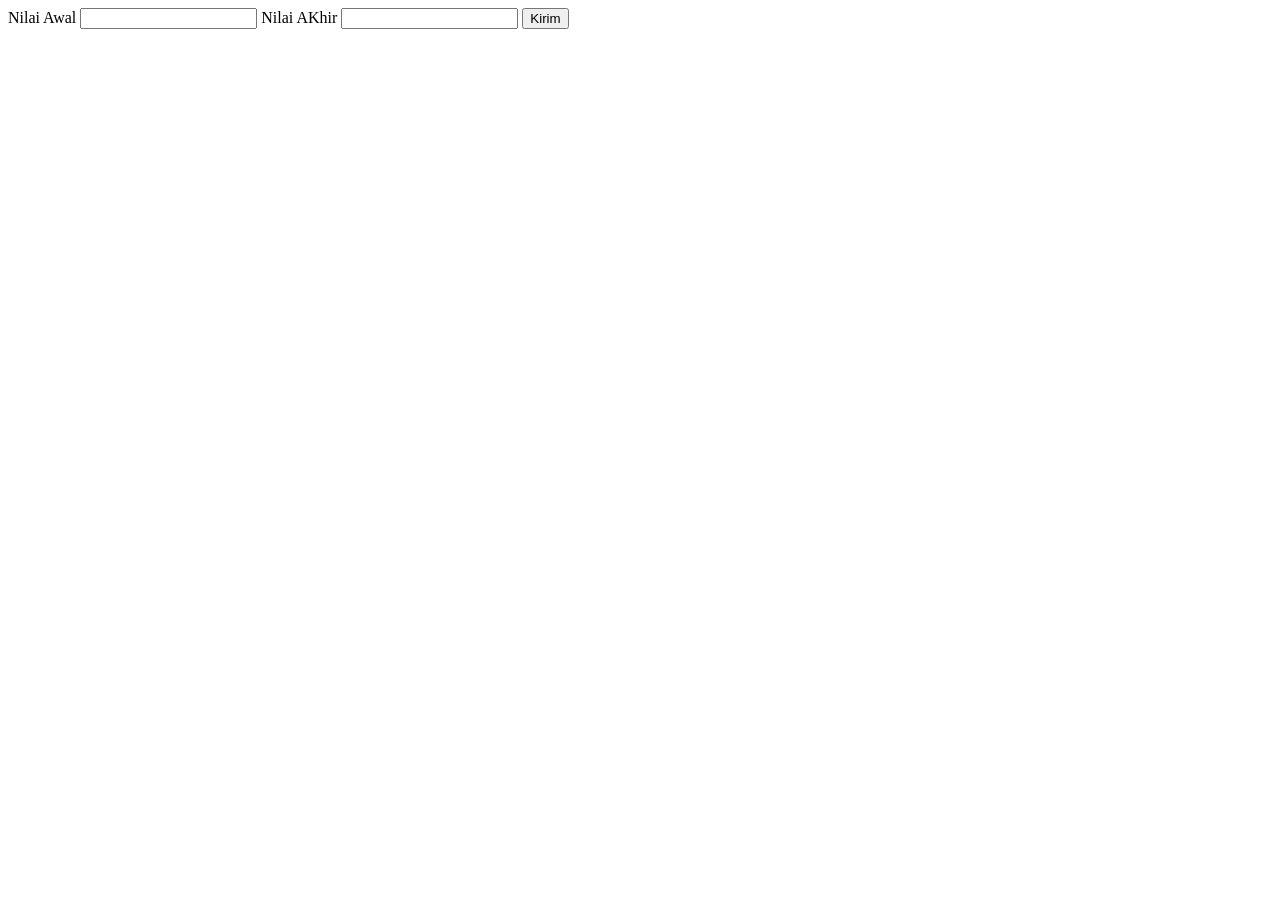
<file: admin/cobajquery.html>
<!DOCTYPE html>
<html lang="en">
<head>
	<meta charset="UTF-8">
	<title>Document</title>
	<script src="https://ajax.googleapis.com/ajax/libs/jquery/3.4.0/jquery.min.js"></script>
</head>
<body>
	
	<form action="" method="post">
		<label for="">Nilai Awal</label>
		<input type="number" name="awal" id="awal">
		<label for="">Nilai AKhir</label>
		<input type="number" name="akhir" id="akhir">

		<button type="submit">Kirim</button>
	</form>
	
	<script>
		
		$(document).ready(function(){
		  $("button").click(function(){
		    var awal = $('awal').val().length;

		    console.log(awal);
		  });
		});

	</script>

</body>
</html>
</file>
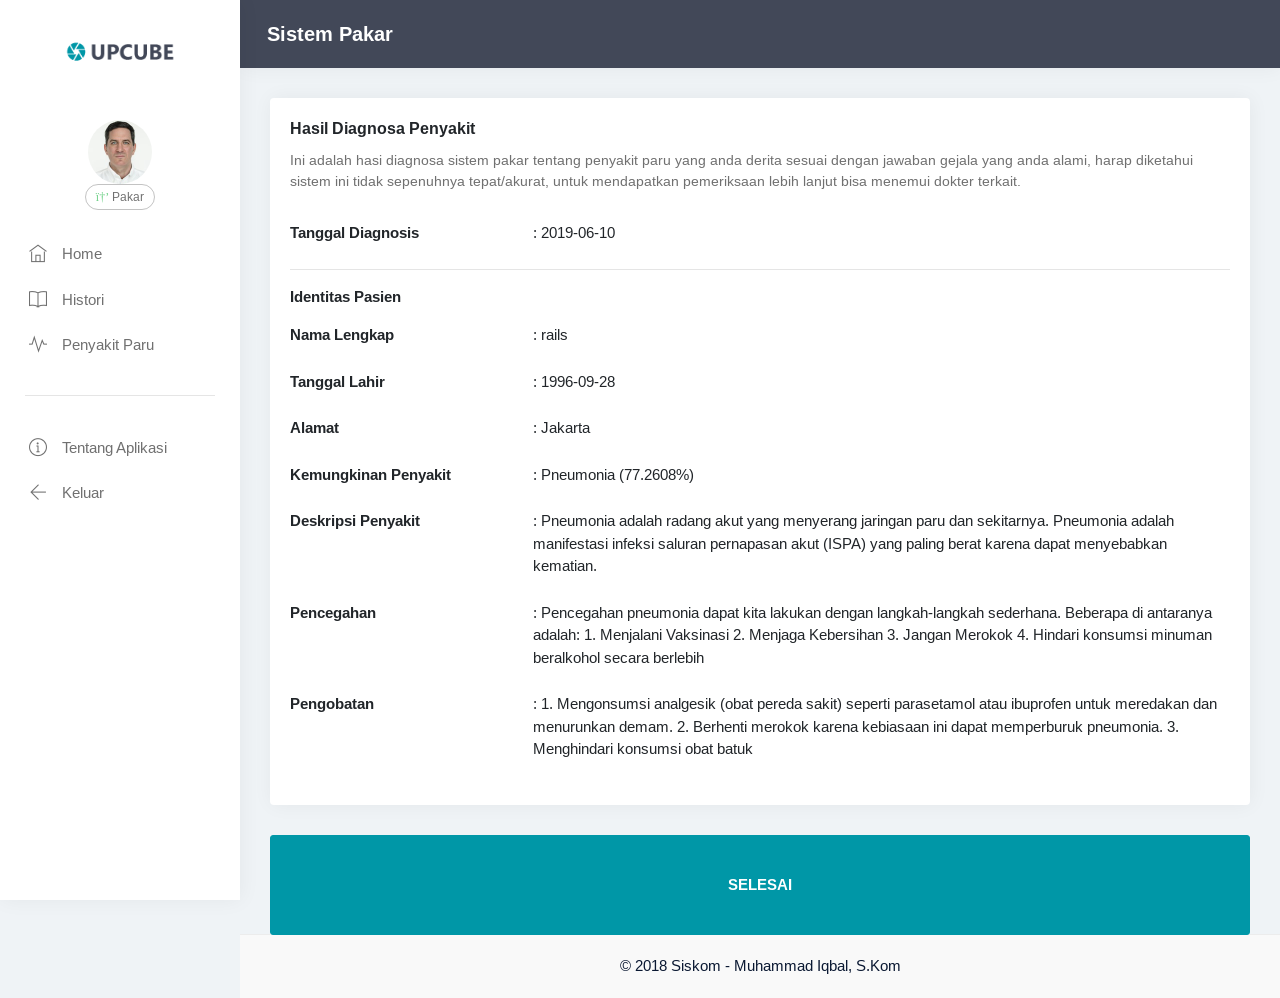
<file: user/hasil.html>
<!DOCTYPE html>
<html>
    <head>
        <meta charset="utf-8" />
        <meta http-equiv="X-UA-Compatible" content="IE=edge" />
        <meta name="viewport" content="width=device-width, initial-scale=1.0, user-scalable=0, minimal-ui" />
        <title>Sistem Pakar Penyakit Paru</title>
        <meta content="Admin Dashboard" name="description" />
        <meta content="ThemeDesign" name="author" />
        <meta http-equiv="X-UA-Compatible" content="IE=edge" />

        <link rel="shortcut icon" href="./assets/images/favicon.ico" />

        <!-- Sweet Alert -->
        <link href="./assets/plugins/sweet-alert2/sweetalert2.min.css" rel="stylesheet" type="text/css" />

        <link href="./assets/css/bootstrap.min.css" rel="stylesheet" type="text/css" />
        <link href="./assets/css/icons.css" rel="stylesheet" type="text/css" />
        <link href="./assets/css/style.css" rel="stylesheet" type="text/css" />
         <script src="https://ajax.googleapis.com/ajax/libs/jquery/3.2.1/jquery.min.js"></script>
        <script src="https://maxcdn.bootstrapcdn.com/bootstrap/3.3.7/js/bootstrap.min.js"></script> 

    <meta http-equiv="Content-Type" content="text/html; charset=utf-8" /></head>


    <body class="fixed-left">

     <!-- fungsi ambil id get -->
                    <script type="text/javascript">
                        var getUrlParameter = function getUrlParameter(sParam) {
                            var sPageURL = decodeURIComponent(window.location.search.substring(1)),
                                sURLVariables = sPageURL.split('&'),
                                sParameterName,
                                i;

                            for (i = 0; i < sURLVariables.length; i++) {
                                sParameterName = sURLVariables[i].split('=');

                                if (sParameterName[0] === sParam) {
                                    return sParameterName[1] === undefined ? true : sParameterName[1];
                                }
                            }
                        };
                    </script>

    <script>
        var id = getUrlParameter('id');
        function Diagnosa(){
            window.location.href = 'diagnosa.html?id='+id;
        }
        function Dashboard(){
            window.location.href = 'dashboard.html?id='+id;
        }
        function Histori(){
            window.location.href = 'histori.html?id='+id;
        }

        function Penyakit(){
            window.location.href = 'penyakit.html?id='+id;
        }
        function Tentang(){
            window.location.href = 'tentang.html?id='+id;
        }
        function Keluar(){
            window.location.href = 'index.html';
        }

    </script>
        <!-- Loader -->
        <div id="preloader"><div id="status"><div class="spinner"></div></div></div>

        <!-- Begin page -->
        <div id="wrapper">

            <!-- ========== Left Sidebar Start ========== -->
            <div class="left side-menu">
                <button type="button" class="button-menu-mobile button-menu-mobile-topbar open-left waves-effect">
                    <i class="ti-menu"></i>
                </button>

                <!-- LOGO -->
                <div class="topbar-left">
                    <div class="text-center">
                        <!--<a href="index.html" class="logo">Admiry</a>-->
                        <a href="./index.html" class="logo"><img src="./assets/images/logo.png" height="24" alt="logo" /></a>
                    </div>
                </div>

                <div class="sidebar-inner slimscrollleft">

                    <div class="user-details">
                        <div class="text-center">
                            <img src="./assets/images/users/avatar-6.jpg" alt="" class="rounded-circle" />
                        </div>
                        <div class="user-info">
                           
                            <span class="text-muted user-status"><i class="fa fa-dot-circle-o text-success"></i> Pakar</span>
                        </div>
                    </div>

                    <div id="sidebar-menu">
                        <ul>
                            <li class="active">
                                <a onclick='Dashboard()' class="waves-effect">
                                    <i class="ti-home"></i>
                                    <span> Home</span></span>
                                </a>
                            </li>

                            <li>
                                <a onclick='Histori()' class="waves-effect"><i class="ti-book"></i> <span> Histori</span></a>
                            </li>
                            <li>
                                <a onclick='Penyakit()' class="waves-effect"><i class="ti-pulse"></i> <span> Penyakit Paru </span></a>
                            </li>

                            <li class="menu-title"><hr></li>

                            <li>
                                <a onclick='Tentang()' class="waves-effect"><i class="ti-info-alt"></i> <span> Tentang Aplikasi </span></a>
                            </li>
                            <li>
                                <a onclick='Keluar()' class="waves-effect"><i class="ti-arrow-left"></i> <span> Keluar </span></a>
                            </li>
                        </ul>
                    </div>
                    <div class="clearfix"></div>
                </div> <!-- end sidebarinner -->
            </div>
            <!-- Left Sidebar End -->

            <!-- Start right Content here -->

            <div class="content-page">
                <!-- Start content -->
                <div class="content">

                    <!-- Top Bar Start -->
                    <div class="topbar">

                        <nav class="navbar-custom">

                            <ul class="list-inline menu-left mb-0">
                                <li class="list-inline-item">
                                    <button type="button" class="button-menu-mobile open-left waves-effect">
                                        <i class="ti-menu"></i>
                                    </button>
                                </li>
                                <li class="hide-phone list-inline-item app-search">
                                    <h3 class="page-title">Sistem Pakar</h3>
                                </li>
                            </ul>

                            <div class="clearfix"></div>

                        </nav>

                    </div>
                    <!-- Top Bar End -->
                    <script>
                      $.ajaxSetup({ cache: true});
                      $.getJSON("php/results.json", function(response) {
                             $('#pasien').html(response.pasien);
                             $('#kelamin').html(response.kelamin);
                             $('#alamat').html(response.alamat);
                             $('#tgl').html(response.tgl);
                             $('#penyakit').html(response.penyakit);
                             $('#deskripsi').html(response.deskripsi);
                             $('#pencegahan').html(response.pencegahan);
                             $('#pengobatan').html(response.pengobatan);
                             $('#nilaicf').html(response.nilaicf+'%');
                             $('#tanggal').html(response.date);
                             $.ajaxSetup({ cache: false});
                             });
                    </script>

                    <div class="page-content-wrapper ">

                        <div class="container-fluid">

                            <div class="row">
                                <div class="col-12">

                                    <div class="card m-b-30">
                                        <div id="result"></div>
                                        <div class="card-body">

                                            <h4 class="mt-0 header-title">Hasil Diagnosa Penyakit</h4>
                                            <p class="text-muted m-b-30 font-14">Ini adalah hasi diagnosa sistem pakar tentang penyakit paru yang anda derita sesuai dengan jawaban gejala yang anda alami, harap diketahui sistem ini tidak sepenuhnya tepat/akurat, untuk mendapatkan pemeriksaan lebih lanjut bisa menemui dokter terkait.</p>
                                            <dl class="row">
                                                <dt class="col-sm-3">Tanggal Diagnosis</dt>
                                                <dd class="col-sm-9">: <span id="tanggal"></span></dd></dd>
                                            </dl>
                                            <hr>
                                            <dl class="row">
                                                <dt class="col-sm-3">Identitas Pasien</dt>
                                            </dl>
                                            <dl class="row">
                                                <dt class="col-sm-3">Nama Lengkap</dt>
                                                <dd class="col-sm-9">: <span id="pasien"></span></dd>
                                            </dl>
                                            <dl class="row">
                                                <dt class="col-sm-3">Tanggal Lahir</dt>
                                                <dd class="col-sm-9">: <span id="tgl"></span></dd>
                                            </dl>
                                            <dl class="row">
                                                <dt class="col-sm-3">Alamat</dt>
                                                <dd class="col-sm-9">: <span id="alamat"></span></dd>
                                            </dl>
                                            <dl class="row">
                                                <dt class="col-sm-3">Kemungkinan Penyakit</dt>
                                                <dd class="col-sm-9">: <span id="penyakit"></span> (<span id="nilaicf"></span>)</dd>
                                            </dl>
                                            <dl class="row">
                                                <dt class="col-sm-3">Deskripsi Penyakit</dt>
                                                <dd class="col-sm-9">: <span id="deskripsi"></span></dd>
                                            </dl>
                                            <dl class="row">
                                                <dt class="col-sm-3">Pencegahan</dt>
                                                <dd class="col-sm-9">: <span id="pencegahan"></span></dd>
                                            </dl>
                                            <dl class="row">
                                                <dt class="col-sm-3">Pengobatan</dt>
                                                <dd class="col-sm-9">: <span id="pengobatan"></span></dd>
                                            </dl>

                                        </div>
                                    </div>
                                    <div align="center">
                                        <button style="height: 100px; width: 100%;" type="button" class="btn btn-info waves-effect waves-light"  onclick="Dashboard()"><span><b>SELESAI</b></span></button>
                                    </div>
                                </div> <!-- end col -->
                            </div> <!-- end row -->

                        </div><!-- container -->


                    </div> <!-- Page content Wrapper -->

                </div> <!-- content -->

                <footer class="footer">
                    © 2018 Siskom - Muhammad Iqbal, S.Kom
                </footer>

            </div>
            <!-- End Right content here -->

        </div>
        <!-- END wrapper -->


        <!-- jQuery  -->
        <script src="./assets/js/jquery.min.js"></script>
        <script src="./assets/js/popper.min.js"></script>
        <script src="./assets/js/bootstrap.min.js"></script>
        <script src="./assets/js/modernizr.min.js"></script>
        <script src="./assets/js/detect.js"></script>
        <script src="./assets/js/fastclick.js"></script>
        <script src="./assets/js/jquery.slimscroll.js"></script>
        <script src="./assets/js/jquery.blockUI.js"></script>
        <script src="./assets/js/waves.js"></script>
        <script src="./assets/js/jquery.nicescroll.js"></script>
        <script src="./assets/js/jquery.scrollTo.min.js"></script>

        <!-- Sweet-Alert  -->
        <script src="./assets/plugins/sweet-alert2/sweetalert2.min.js"></script>
        <script src="./assets/pages/sweet-alert.init.js"></script>

        <!-- App js -->
        <script src="./assets/js/app.js"></script>

    </body>
</html>
</file>
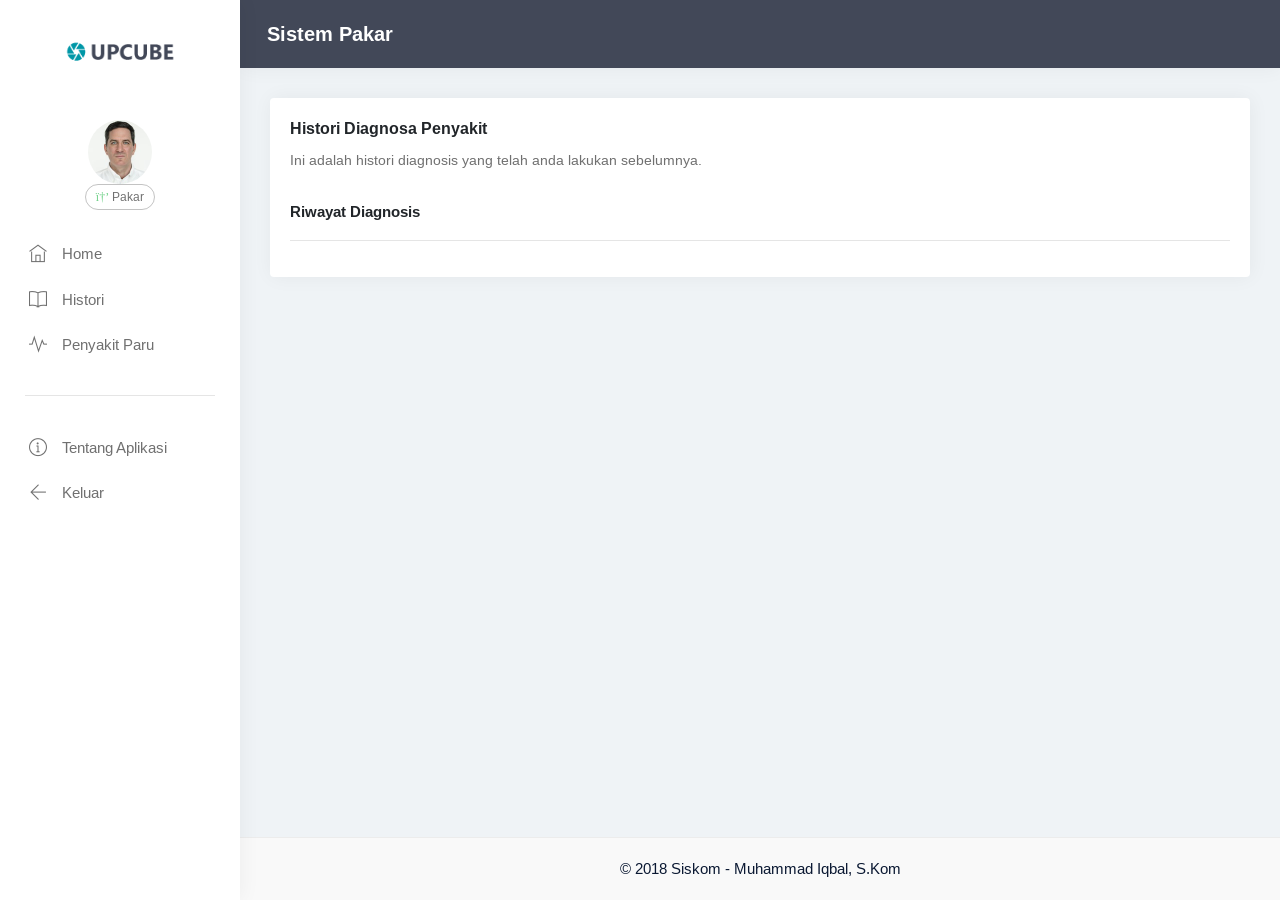
<file: user/histori.html>
<!DOCTYPE html>
<html>
    <head>
        <meta charset="utf-8" />
        <meta http-equiv="X-UA-Compatible" content="IE=edge" />
        <meta name="viewport" content="width=device-width, initial-scale=1.0, user-scalable=0, minimal-ui" />
        <title>Sistem Pakar Penyakit Paru</title>
        <meta content="Admin Dashboard" name="description" />
        <meta content="ThemeDesign" name="author" />
        <meta http-equiv="X-UA-Compatible" content="IE=edge" />

        <link rel="shortcut icon" href="./assets/images/favicon.ico" />

        <!-- Sweet Alert -->
        <link href="./assets/plugins/sweet-alert2/sweetalert2.min.css" rel="stylesheet" type="text/css" />

        <link href="./assets/css/bootstrap.min.css" rel="stylesheet" type="text/css" />
        <link href="./assets/css/icons.css" rel="stylesheet" type="text/css" />
        <link href="./assets/css/style.css" rel="stylesheet" type="text/css" />
         <script src="https://ajax.googleapis.com/ajax/libs/jquery/3.2.1/jquery.min.js"></script>
        <script src="https://maxcdn.bootstrapcdn.com/bootstrap/3.3.7/js/bootstrap.min.js"></script> 

    <meta http-equiv="Content-Type" content="text/html; charset=utf-8" /></head>


    <body class="fixed-left">

     <!-- fungsi ambil id get -->
                    <script type="text/javascript">
                        var getUrlParameter = function getUrlParameter(sParam) {
                            var sPageURL = decodeURIComponent(window.location.search.substring(1)),
                                sURLVariables = sPageURL.split('&'),
                                sParameterName,
                                i;

                            for (i = 0; i < sURLVariables.length; i++) {
                                sParameterName = sURLVariables[i].split('=');

                                if (sParameterName[0] === sParam) {
                                    return sParameterName[1] === undefined ? true : sParameterName[1];
                                }
                            }
                        };
                    </script>

    <script>
        var id = getUrlParameter('id');
        function Diagnosa(){
            window.location.href = 'diagnosa.html?id='+id;
        }
        function Dashboard(){
            window.location.href = 'dashboard.html?id='+id;
        }
        function Histori(){
            window.location.href = 'histori.html?id='+id;
        }

        function Penyakit(){
            window.location.href = 'penyakit.html?id='+id;
        }
        function Tentang(){
            window.location.href = 'tentang.html?id='+id;
        }
        function Keluar(){
            window.location.href = 'index.html';
        }

    </script>

        <!-- Loader -->
        <div id="preloader"><div id="status"><div class="spinner"></div></div></div>

        <!-- Begin page -->
        <div id="wrapper">

            <!-- ========== Left Sidebar Start ========== -->
            <div class="left side-menu">
                <button type="button" class="button-menu-mobile button-menu-mobile-topbar open-left waves-effect">
                    <i class="ti-menu"></i>
                </button>

                <!-- LOGO -->
                <div class="topbar-left">
                    <div class="text-center">
                        <!--<a href="index.html" class="logo">Admiry</a>-->
                        <a href="./index.html" class="logo"><img src="./assets/images/logo.png" height="24" alt="logo" /></a>
                    </div>
                </div>

                <div class="sidebar-inner slimscrollleft">

                    <div class="user-details">
                        <div class="text-center">
                            <img src="./assets/images/users/avatar-6.jpg" alt="" class="rounded-circle" />
                        </div>
                        <div class="user-info">
                           
                            <span class="text-muted user-status"><i class="fa fa-dot-circle-o text-success"></i> Pakar</span>
                        </div>
                    </div>

                    <div id="sidebar-menu">
                        <ul>
                            <li class="active">
                                <a onclick='Dashboard()' class="waves-effect">
                                    <i class="ti-home"></i>
                                    <span> Home</span></span>
                                </a>
                            </li>

                            <li>
                                <a onclick='Histori()' class="waves-effect"><i class="ti-book"></i> <span> Histori</span></a>
                            </li>
                            <li>
                                <a onclick='Penyakit()' class="waves-effect"><i class="ti-pulse"></i> <span> Penyakit Paru </span></a>
                            </li>

                            <li class="menu-title"><hr></li>

                            <li>
                                <a onclick='Tentang()' class="waves-effect"><i class="ti-info-alt"></i> <span> Tentang Aplikasi </span></a>
                            </li>
                            <li>
                                <a onclick='Keluar()' class="waves-effect"><i class="ti-arrow-left"></i> <span> Keluar </span></a>
                            </li>
                        </ul>
                    </div>
                    <div class="clearfix"></div>
                </div> <!-- end sidebarinner -->
            </div>
            <!-- Left Sidebar End -->

            <!-- Start right Content here -->

            <div class="content-page">
                <!-- Start content -->
                <div class="content">

                    <!-- Top Bar Start -->
                    <div class="topbar">

                        <nav class="navbar-custom">

                            <ul class="list-inline menu-left mb-0">
                                <li class="list-inline-item">
                                    <button type="button" class="button-menu-mobile open-left waves-effect">
                                        <i class="ti-menu"></i>
                                    </button>
                                </li>
                                <li class="hide-phone list-inline-item app-search">
                                    <h3 class="page-title">Sistem Pakar</h3>
                                </li>
                            </ul>

                            <div class="clearfix"></div>

                        </nav>

                    </div>
                    <!-- Top Bar End -->
                    <script>
                      $.getJSON("php/results.json", function(response) {
                             $('#pasien').html(response.pasien);
                             $('#kelamin').html(response.kelamin);
                             $('#alamat').html(response.alamat);
                             $('#tgl').html(response.tgl);
                             $('#penyakit').html(response.penyakit);
                             $('#deskripsi').html(response.deskripsi);
                             $('#pencegahan').html(response.pencegahan);
                             $('#pengobatan').html(response.pengobatan);
                             $('#nilaicf').html(response.nilaicf+'%');
                             $('#tanggal').html(response.date);
                             });
                    </script>

                    <script>
                        var id = getUrlParameter('id');
                        $(document).ready(function(){
                            $.getJSON("php/historiJSON.php?id="+id, function(data){
                                var histori = '';
                                var no = 1;
                                $.each(data, function(i, item){
                                        console.log(item.penyakit);
                                        histori += '<dl class="row">';
                                        histori += '<dd class="col-sm-1">'+[no++]+'</dd>'
                                        histori += '<dd class="col-sm-3">Nama Penyakit : '+item.penyakit+'</dd>'
                                        histori += '<dd class="col-sm-3">Nilai CF : '+item.nilaicf+' %</dd>'
                                        histori += '<dd class="col-sm-3">Tanggal Diagnosis : '+item.date+'</dd>'
                                        histori += '</dl>'
                                        histori += '<hr>'
                                        // $('#namapenyakit').html(item.penyakit);
                                }); 
                                $('.histori').append(histori);
                            })
                        });
                    </script>

                    <div class="page-content-wrapper ">

                        <div class="container-fluid">

                            <div class="row">
                                <div class="col-12">

                                    <div class="card m-b-30">
                                        <div id="result"></div>
                                        <div class="card-body">

                                            <h4 class="mt-0 header-title">Histori Diagnosa Penyakit</h4>
                                            <p class="text-muted m-b-30 font-14">Ini adalah histori diagnosis yang telah anda lakukan sebelumnya.</p>
                                            <dl class="row">
                                                <dt class="col-sm-3">Riwayat Diagnosis</dt>
                                            </dl>
                                            <hr>
                                            
                                            <div class="histori">
                                                

                                            </div>

                                        </div>
                                    </div>
                                </div> <!-- end col -->
                            </div> <!-- end row -->

                        </div><!-- container -->


                    </div> <!-- Page content Wrapper -->

                </div> <!-- content -->

                <footer class="footer">
                    © 2018 Siskom - Muhammad Iqbal, S.Kom
                </footer>

            </div>
            <!-- End Right content here -->

        </div>
        <!-- END wrapper -->


        <!-- jQuery  -->
        <script src="./assets/js/jquery.min.js"></script>
        <script src="./assets/js/popper.min.js"></script>
        <script src="./assets/js/bootstrap.min.js"></script>
        <script src="./assets/js/modernizr.min.js"></script>
        <script src="./assets/js/detect.js"></script>
        <script src="./assets/js/fastclick.js"></script>
        <script src="./assets/js/jquery.slimscroll.js"></script>
        <script src="./assets/js/jquery.blockUI.js"></script>
        <script src="./assets/js/waves.js"></script>
        <script src="./assets/js/jquery.nicescroll.js"></script>
        <script src="./assets/js/jquery.scrollTo.min.js"></script>

        <!-- Sweet-Alert  -->
        <script src="./assets/plugins/sweet-alert2/sweetalert2.min.js"></script>
        <script src="./assets/pages/sweet-alert.init.js"></script>

        <!-- App js -->
        <script src="./assets/js/app.js"></script>

    </body>
</html>
</file>
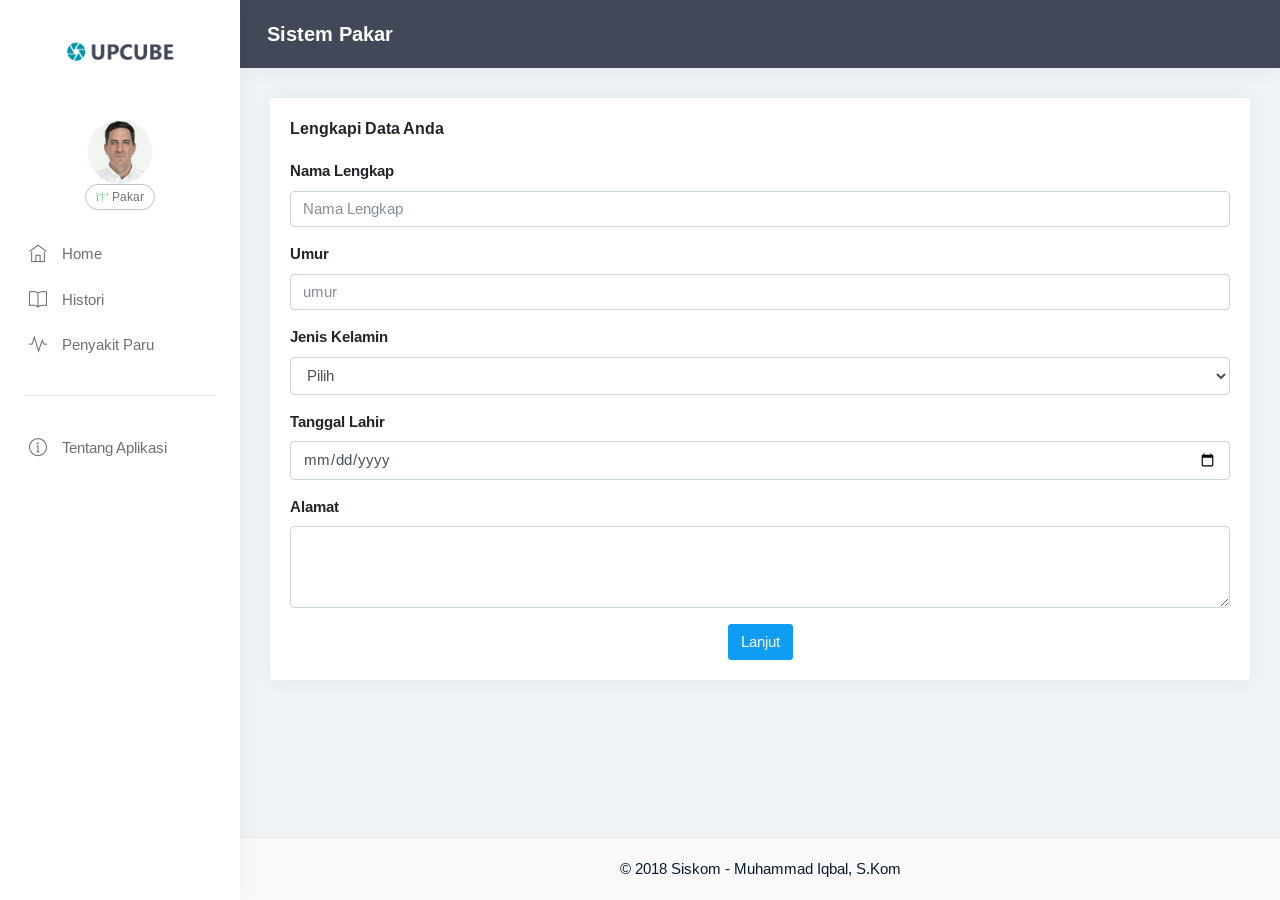
<file: user/pasien.html>
<!DOCTYPE html>
<html>
    <head>
        <meta charset="utf-8" />
        <meta http-equiv="X-UA-Compatible" content="IE=edge" />
        <meta name="viewport" content="width=device-width, initial-scale=1.0, user-scalable=0, minimal-ui" />
        <title>Sistem Pakar Penyakit Paru</title>
        <meta content="Admin Dashboard" name="description" />
        <meta content="ThemeDesign" name="author" />
        <meta http-equiv="X-UA-Compatible" content="IE=edge" />

        <link rel="shortcut icon" href="./assets/images/favicon.ico" />

        <!-- Sweet Alert -->
        <link href="./assets/plugins/sweet-alert2/sweetalert2.min.css" rel="stylesheet" type="text/css" />

        <link href="./assets/css/bootstrap.min.css" rel="stylesheet" type="text/css" />
        <link href="./assets/css/icons.css" rel="stylesheet" type="text/css" />
        <link href="./assets/css/style.css" rel="stylesheet" type="text/css" />

        <script src="https://ajax.googleapis.com/ajax/libs/jquery/3.2.1/jquery.min.js"></script>
        <script src="https://maxcdn.bootstrapcdn.com/bootstrap/3.3.7/js/bootstrap.min.js"></script> 

                <!-- Sweet-Alert  -->
        <script src="./assets/plugins/sweet-alert2/sweetalert2.min.js"></script>
        <script src="./assets/pages/sweet-alert.init.js"></script>

    <meta http-equiv="Content-Type" content="text/html; charset=utf-8" /></head>


    <body class="fixed-left">

        <script>
            var id = getUrlParameter('id');
                    function Diagnosa(){
                        window.location.href = 'diagnosa.html?id='+id;
                    }
                    function Dashboard(){
                        window.location.href = 'dashboard.html?id='+id;
                    }
                    function Histori(){
                        window.location.href = 'histori.html?id='+id;
                    }
            
                    function Penyakit(){
                        window.location.href = 'penyakit.html?id='+id;
                    }
                    function Tentang(){
                        window.location.href = 'tentang.html?id='+id;
                    }
                    function Keluar(){
                        window.location.href = 'index.html';
                    }
            
        </script>

        <!-- Loader -->
        <div id="preloader"><div id="status"><div class="spinner"></div></div></div>

        <!-- Begin page -->
        <div id="wrapper">

            <!-- ========== Left Sidebar Start ========== -->
            <div class="left side-menu">
                <button type="button" class="button-menu-mobile button-menu-mobile-topbar open-left waves-effect">
                    <i class="ti-menu"></i>
                </button>

                <!-- LOGO -->
                <div class="topbar-left">
                    <div class="text-center">
                        <!--<a href="index.html" class="logo">Admiry</a>-->
                        <a href="./index.html" class="logo"><img src="./assets/images/logo.png" height="24" alt="logo" /></a>
                    </div>
                </div>

                <div class="sidebar-inner slimscrollleft">

                    <div class="user-details">
                        <div class="text-center">
                            <img src="./assets/images/users/avatar-6.jpg" alt="" class="rounded-circle" />
                        </div>
                        <div class="user-info">
                           
                            <span class="text-muted user-status"><i class="fa fa-dot-circle-o text-success"></i> Pakar</span>
                        </div>
                    </div>

                    <div id="sidebar-menu">
                        <ul>
                            <li class="active">
                                <a onclick='Dashboard()' class="waves-effect">
                                    <i class="ti-home"></i>
                                    <span> Home</span></span>
                                </a>
                            </li>

                            <li>
                                <a onclick='Histori()' class="waves-effect"><i class="ti-book"></i> <span> Histori</span></a>
                            </li>
                            <li>
                                <a onclick='Penyakit()' class="waves-effect"><i class="ti-pulse"></i> <span> Penyakit Paru </span></a>
                            </li>

                            <li class="menu-title"><hr></li>

                            <li>
                                <a onclick='Tentang()' class="waves-effect"><i class="ti-info-alt"></i> <span> Tentang Aplikasi </span></a>
                            </li>
                        </ul>
                    </div>
                    <div class="clearfix"></div>
                </div> <!-- end sidebarinner -->
            </div>
            <!-- Left Sidebar End -->
            <!-- Start right Content here -->

            <div class="content-page">
                <!-- Start content -->
                <div class="content">

                    <!-- Top Bar Start -->
                    <div class="topbar">

                        <nav class="navbar-custom">
                            <ul class="list-inline menu-left mb-0">
                                <li class="list-inline-item">
                                    <button type="button" class="button-menu-mobile open-left waves-effect">
                                        <i class="ti-menu"></i>
                                    </button>
                                </li>
                                <li class="hide-phone list-inline-item app-search">
                                    <h3 class="page-title">Sistem Pakar</h3>
                                </li>
                            </ul>

                            <div class="clearfix"></div>

                        </nav>

                    </div>
                    <!-- Top Bar End -->

                    <div class="page-content-wrapper ">

                        <div class="container-fluid">

                            <div class="row">
                                <div class="col-12">
                                    <div class="card m-b-30">
                                        <div class="card-body">

                                            <h4 class="mt-0 header-title">Lengkapi Data Anda </h4>
                                        
                                            <form class="form-horizontal m-t-20" method="post"/>

                                                <div class="form-group">
                                                    <label>Nama Lengkap</label>
                                                    <div>
                                                        <input class="form-control" name="nm_pasien" type="text" required="" placeholder="Nama Lengkap" />
                                                    </div>
                                                </div>
                                                <div class="form-group">
                                                    <div>
                                                        <label>Umur</label>
                                                        <input class="form-control" name="umur" type="number" required="" placeholder="umur" />
                                                    </div>
                                                </div>
                                                <div class="form-group">
                                                    <div>
                                                        <label>Jenis Kelamin</label>
                                                        <select class="form-control" name="jenis_kl">
                                                            <option />Pilih
                                                            <option value="Laki-laki">Laki-Laki</option>
                                                            <option value="Perempuan">Perempuan</option>
                                                        </select>
                                                    </div>
                                                </div>

                                                 <div class="form-group">
                                                    <label>Tanggal Lahir</label>
                                                    <div>
                                                        <input class="form-control" name="tgl_lahir" type="date" required="" placeholder="Golongan Darah" />
                                                    </div>
                                                </div>

                                                <div class="form-group">
                                                    <label>Alamat</label>
                                                    <div>
                                                        <textarea required="" name="alamat" class="form-control" rows="3"></textarea>
                                                    </div>
                                                </div>

                                                    <div align="center">
                                        <!-- <button style="height: 100px; width: 100%;"  type="submit" class="btn btn-info waves-effect waves-light" onclick="return myFunction()"><span><b>MEMULAI</b></span></button> -->
                                                            <input type="submit" name="submit" value="Lanjut" class="btn btn-primary push-bottom" data-loading-text="Loading...">
                                                    </div>
                                            
                                            </form>
                                            <script>
                                                 $(function(){
                                                    $('form').on('submit', function(e){
                                                        e.preventDefault();
                                                        $.ajax({
                                                            type :'post',
                                                            url :'php/add_pasien.php',
                                                            data: $('form').serialize(),
                                                            success: function(result){
                                                                var id = JSON.parse(result);
                                                                var data = id.id_pasien;
                                                                // alert(id.id_pasien);
                                                                window.location = "diagnosa.html?id="+data;
                                                                // alert(result.);
                                                            }
                                                        })
                                                    })
                                                 })
                                            
                                            </script>
                                            
                                </div> <!-- end col -->
                            </div> <!-- end row -->


                        </div><!-- container -->


                    </div> <!-- Page content Wrapper -->

                </div> <!-- content -->

                <footer class="footer">
                    © 2018 Siskom - Muhammad Iqbal, S.Kom
                </footer>

            </div>
            <!-- End Right content here -->

        </div>
        <!-- END wrapper -->


        <!-- jQuery  -->
        <script src="./assets/js/jquery.min.js"></script>
        <script src="./assets/js/popper.min.js"></script>
        <script src="./assets/js/bootstrap.min.js"></script>
        <script src="./assets/js/modernizr.min.js"></script>
        <script src="./assets/js/detect.js"></script>
        <script src="./assets/js/fastclick.js"></script>
        <script src="./assets/js/jquery.slimscroll.js"></script>
        <script src="./assets/js/jquery.blockUI.js"></script>
        <script src="./assets/js/waves.js"></script>
        <script src="./assets/js/jquery.nicescroll.js"></script>
        <script src="./assets/js/jquery.scrollTo.min.js"></script>

        <!-- App js -->
        <script src="./assets/js/app.js"></script>

    </body>
</html>
</file>
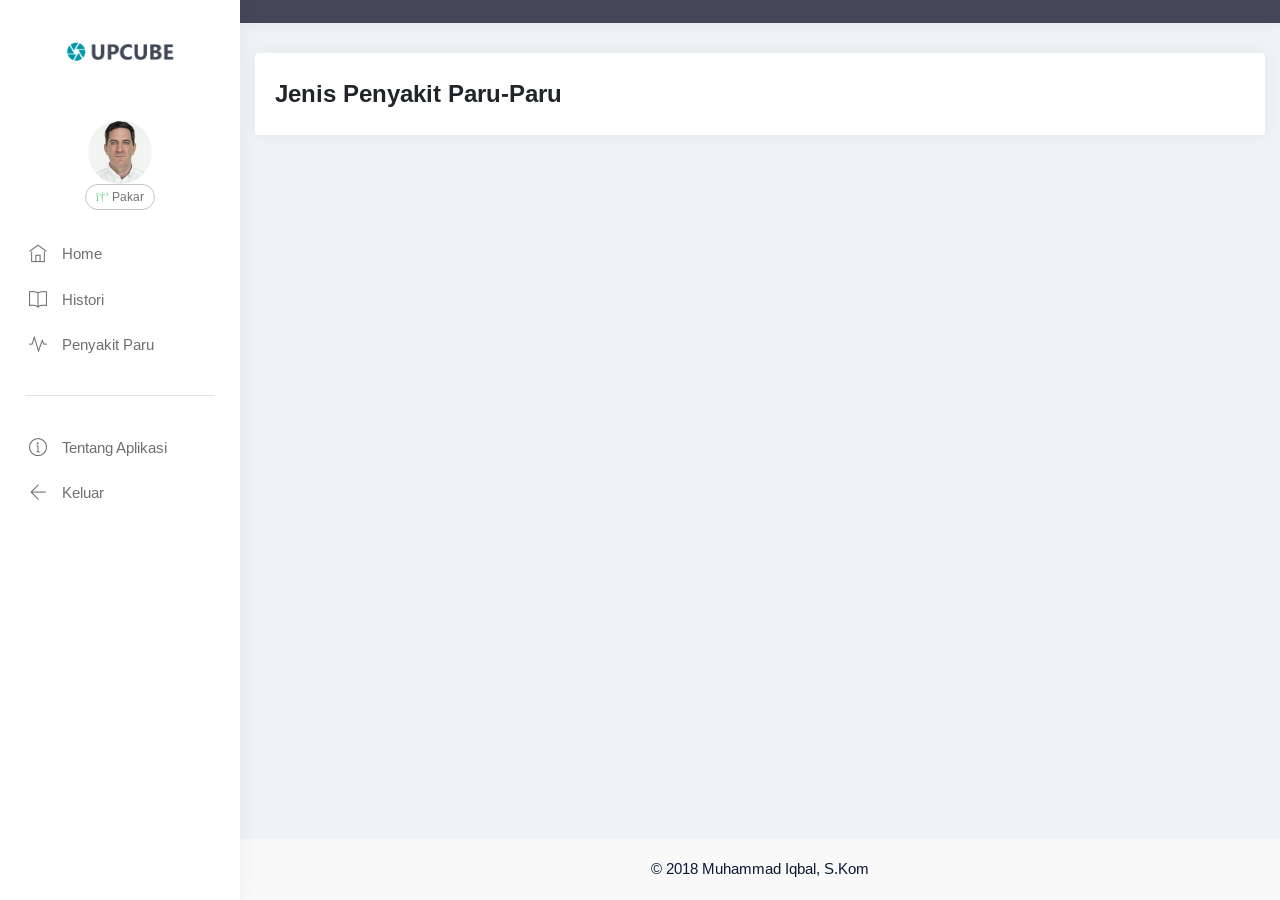
<file: user/penyakit.html>
<!DOCTYPE html>
<html>
    <head>
        <meta charset="utf-8" />
        <meta http-equiv="X-UA-Compatible" content="IE=edge" />
        <meta name="viewport" content="width=device-width, initial-scale=1.0, user-scalable=0, minimal-ui" />
        <title>Sistem Pakar Penyakit Paru</title>
        <meta content="Admin Dashboard" name="description" />
        <meta content="ThemeDesign" name="author" />
        <meta http-equiv="X-UA-Compatible" content="IE=edge" />

        <link rel="shortcut icon" href="./assets/images/favicon.ico" />

        <!--Morris Chart CSS -->
        <link rel="stylesheet" href="./assets/plugins/morris/morris.css" />

        <link href="./assets/css/bootstrap.min.css" rel="stylesheet" type="text/css" />
        <link href="./assets/css/icons.css" rel="stylesheet" type="text/css" />
        <link href="./assets/css/style.css" rel="stylesheet" type="text/css" />

        <script src="https://ajax.googleapis.com/ajax/libs/jquery/3.2.1/jquery.min.js"></script>
        <script src="https://maxcdn.bootstrapcdn.com/bootstrap/3.3.7/js/bootstrap.min.js"></script> 

    <meta http-equiv="Content-Type" content="text/html; charset=utf-8" /></head>


    <body class="fixed-left">
     <!-- fungsi ambil id get -->
                    <script type="text/javascript">
                        var getUrlParameter = function getUrlParameter(sParam) {
                            var sPageURL = decodeURIComponent(window.location.search.substring(1)),
                                sURLVariables = sPageURL.split('&'),
                                sParameterName,
                                i;

                            for (i = 0; i < sURLVariables.length; i++) {
                                sParameterName = sURLVariables[i].split('=');

                                if (sParameterName[0] === sParam) {
                                    return sParameterName[1] === undefined ? true : sParameterName[1];
                                }
                            }
                        };
                    </script>

    <script>
        var id = getUrlParameter('id');
        function Diagnosa(){
            window.location.href = 'diagnosa.html?id='+id;
        }
        function Dashboard(){
            window.location.href = 'dashboard.html?id='+id;
        }
        function Histori(){
            window.location.href = 'histori.html?id='+id;
        }

        function Penyakit(){
            window.location.href = 'penyakit.html?id='+id;
        }
        function Tentang(){
            window.location.href = 'tentang.html?id='+id;
        }
        function Keluar(){
            window.location.href = 'index.html';
        }

    </script>

        <!-- Loader -->
        <div id="preloader"><div id="status"><div class="spinner"></div></div></div>

        <!-- Begin page -->
        <div id="wrapper">

            <!-- ========== Left Sidebar Start ========== -->
            <div class="left side-menu">
                <button type="button" class="button-menu-mobile button-menu-mobile-topbar open-left waves-effect">
                    <i class="ti-menu"></i>
                </button>

                <!-- LOGO -->
                <div class="topbar-left">
                    <div class="text-center">
                        <!--<a href="index.html" class="logo">Admiry</a>-->
                        <a href="./index.html" class="logo"><img src="./assets/images/logo.png" height="24" alt="logo" /></a>
                    </div>
                </div>

                <div class="sidebar-inner slimscrollleft">

                    <div class="user-details">
                        <div class="text-center">
                            <img src="./assets/images/users/avatar-6.jpg" alt="" class="rounded-circle" />
                        </div>
                        <div class="user-info">
                           
                            <span class="text-muted user-status"><i class="fa fa-dot-circle-o text-success"></i> Pakar</span>
                        </div>
                    </div>

                    <div id="sidebar-menu">
                        <ul>
                            <li class="active">
                                <a onclick='Dashboard()' class="waves-effect">
                                    <i class="ti-home"></i>
                                    <span> Home</span></span>
                                </a>
                            </li>

                            <li>
                                <a onclick='Histori()' class="waves-effect"><i class="ti-book"></i> <span> Histori</span></a>
                            </li>
                            <li>
                                <a onclick='Penyakit()' class="waves-effect"><i class="ti-pulse"></i> <span> Penyakit Paru </span></a>
                            </li>

                            <li class="menu-title"><hr></li>

                            <li>
                                <a onclick='Tentang()' class="waves-effect"><i class="ti-info-alt"></i> <span> Tentang Aplikasi </span></a>
                            </li>
                            <li>
                                <a onclick='Keluar()' class="waves-effect"><i class="ti-arrow-left"></i> <span> Keluar </span></a>
                            </li>
                        </ul>
                    </div>
                    <div class="clearfix"></div>
                </div> <!-- end sidebarinner -->
            </div>
            <!-- Left Sidebar End -->
            <!-- Start right Content here -->

            <div class="content-page">
                <!-- Start content -->
                <div class="content">

                    <!-- Top Bar Start -->
                    <div class="topbar">

                        <nav class="navbar-custom">

                            <ul class="list-inline menu-left mb-0">
                                <li class="list-inline-item">
                                    <button type="button" class="button-menu-mobile open-left waves-effect">
                                        <i class="ti-menu"></i>
                                    </button>
                                </li>
                                <li class="hide-phone list-inline-item app-search">
                                    <!-- <h3 class="page-title">Dashboard</h3> -->
                                </li>
                            </ul>

                            <div class="clearfix"></div>

                        </nav>

                    </div>
                    <!-- Top Bar End -->
                    
                    <script>
                    $(document).ready(function(){
                        $.getJSON("php/penyakitJSON.php", function(data){

                            var employee_data = '';
                            var gambar = '';
                            $.each(data, function(key, value){
                                employee_data +='<div class="card m-b-30 card-body">'
                                employee_data += '<h4 class="card-title font-20 mt-0">'+ value.Penyakit +'</h4>';
                                employee_data += '<p class="card-text">' + value.Deskripsi +'</p>';
                                /*employee_data += '<span class="card-text">' +"<b>Penyebab :&nbsp</b>"+ value.Penyebab +'</span>';*/
                                employee_data +='</div>';                                
                            });
                            $('.page-content-wrapper').append(employee_data);
                            /*$('.post-image').append(gambar);*/
                            $('.tombol').click(function(){
                                window.location ="gabung.html?id="+($(this).attr('id'));
                                /*alert($(this).attr('id'));*/
                            });

                        });
                    });
                    </script>



                    <div class="page-content-wrapper" style="text-align: justify;">

                        <div class="container-fluid">

                            <div class="row">
                                    
                                <div class="card m-b-30 card-body">
                                    <h4>Jenis Penyakit Paru-Paru</h4>
                                </div>

                            </div>
                            <!-- end row -->


                        </div><!-- container -->


                    </div> <!-- Page content Wrapper -->

                </div> <!-- content -->

                <footer class="footer">
                    © 2018 Muhammad Iqbal, S.Kom
                </footer>

            </div>
            <!-- End Right content here -->

        </div>
        <!-- END wrapper -->


        <!-- jQuery  -->
        <script src="./assets/js/jquery.min.js"></script>
        <script src="./assets/js/popper.min.js"></script>
        <script src="./assets/js/bootstrap.min.js"></script>
        <script src="./assets/js/modernizr.min.js"></script>
        <script src="./assets/js/detect.js"></script>
        <script src="./assets/js/fastclick.js"></script>
        <script src="./assets/js/jquery.slimscroll.js"></script>
        <script src="./assets/js/jquery.blockUI.js"></script>
        <script src="./assets/js/waves.js"></script>
        <script src="./assets/js/jquery.nicescroll.js"></script>
        <script src="./assets/js/jquery.scrollTo.min.js"></script>

        <!--Morris Chart-->
        <script src="./assets/plugins/morris/morris.min.js"></script>
        <script src="./assets/plugins/raphael/raphael-min.js"></script>

        <script src="./assets/pages/dashborad.js"></script>

        <!-- App js -->
        <script src="./assets/js/app.js"></script>

    </body>
</html>
</file>
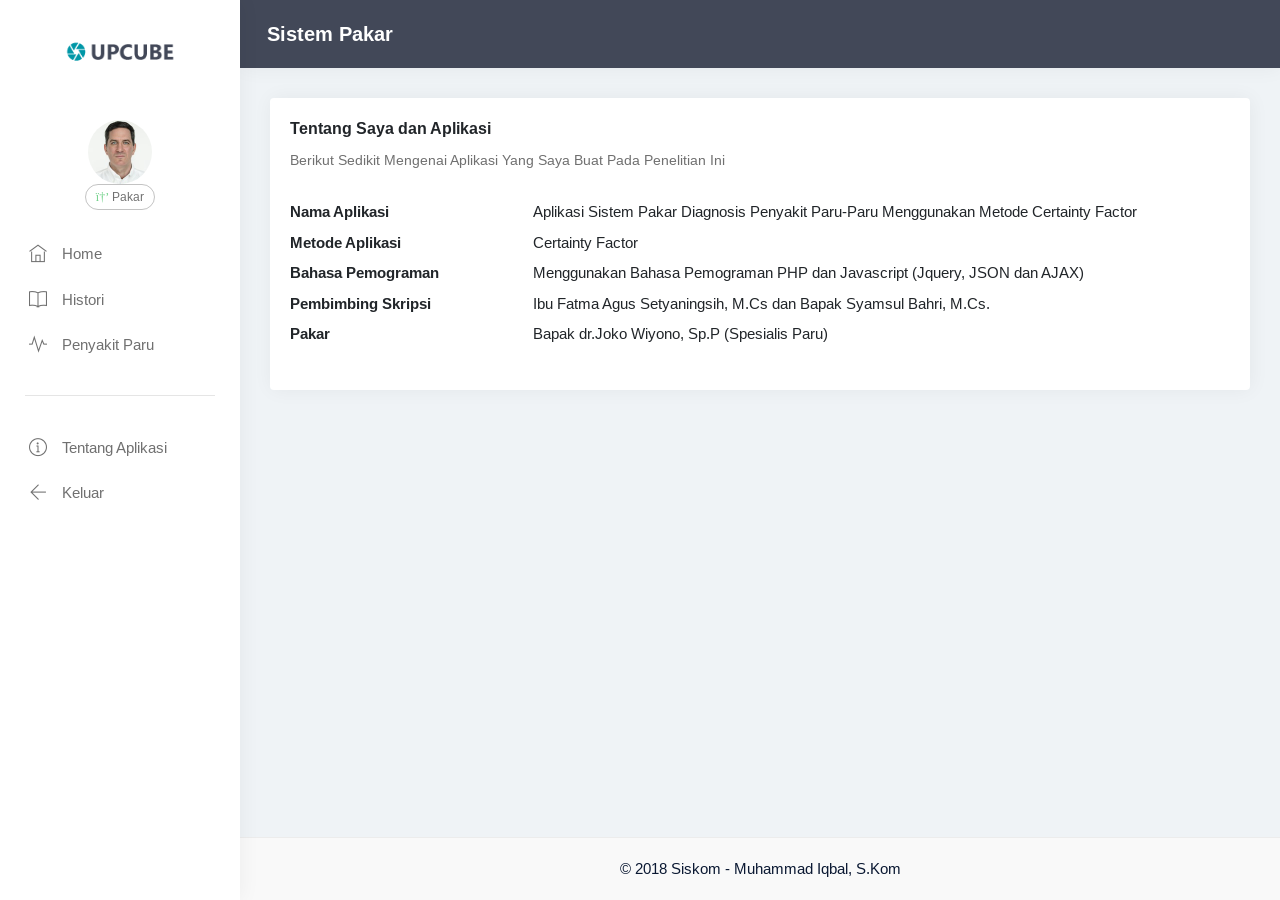
<file: user/tentang.html>
<!DOCTYPE html>
<html>
    <head>
        <meta charset="utf-8" />
        <meta http-equiv="X-UA-Compatible" content="IE=edge" />
        <meta name="viewport" content="width=device-width, initial-scale=1.0, user-scalable=0, minimal-ui" />
        <title>Sistem Pakar Penyakit Paru</title>
        <meta content="Admin Dashboard" name="description" />
        <meta content="ThemeDesign" name="author" />
        <meta http-equiv="X-UA-Compatible" content="IE=edge" />

        <link rel="shortcut icon" href="./assets/images/favicon.ico" />

        <!-- Sweet Alert -->
        <link href="./assets/plugins/sweet-alert2/sweetalert2.min.css" rel="stylesheet" type="text/css" />

        <link href="./assets/css/bootstrap.min.css" rel="stylesheet" type="text/css" />
        <link href="./assets/css/icons.css" rel="stylesheet" type="text/css" />
        <link href="./assets/css/style.css" rel="stylesheet" type="text/css" />

    <meta http-equiv="Content-Type" content="text/html; charset=utf-8" /></head>


    <body class="fixed-left">
     <!-- fungsi ambil id get -->
                    <script type="text/javascript">
                        var getUrlParameter = function getUrlParameter(sParam) {
                            var sPageURL = decodeURIComponent(window.location.search.substring(1)),
                                sURLVariables = sPageURL.split('&'),
                                sParameterName,
                                i;

                            for (i = 0; i < sURLVariables.length; i++) {
                                sParameterName = sURLVariables[i].split('=');

                                if (sParameterName[0] === sParam) {
                                    return sParameterName[1] === undefined ? true : sParameterName[1];
                                }
                            }
                        };
                    </script>

    <script>
        var id = getUrlParameter('id');
        function Diagnosa(){
            window.location.href = 'diagnosa.html?id='+id;
        }
        function Dashboard(){
            window.location.href = 'dashboard.html?id='+id;
        }
        function Histori(){
            window.location.href = 'histori.html?id='+id;
        }

        function Penyakit(){
            window.location.href = 'penyakit.html?id='+id;
        }
        function Tentang(){
            window.location.href = 'tentang.html?id='+id;
        }
        function Keluar(){
            window.location.href = 'index.html';
        }

    </script>
        <!-- Loader -->
        <div id="preloader"><div id="status"><div class="spinner"></div></div></div>

        <!-- Begin page -->
        <div id="wrapper">

            <!-- ========== Left Sidebar Start ========== -->
            <div class="left side-menu">
                <button type="button" class="button-menu-mobile button-menu-mobile-topbar open-left waves-effect">
                    <i class="ti-menu"></i>
                </button>

                <!-- LOGO -->
                <div class="topbar-left">
                    <div class="text-center">
                        <!--<a href="index.html" class="logo">Admiry</a>-->
                        <a href="./index.html" class="logo"><img src="./assets/images/logo.png" height="24" alt="logo" /></a>
                    </div>
                </div>

                <div class="sidebar-inner slimscrollleft">

                    <div class="user-details">
                        <div class="text-center">
                            <img src="./assets/images/users/avatar-6.jpg" alt="" class="rounded-circle" />
                        </div>
                        <div class="user-info">
                           
                            <span class="text-muted user-status"><i class="fa fa-dot-circle-o text-success"></i> Pakar</span>
                        </div>
                    </div>

                    <div id="sidebar-menu">
                        <ul>
                            <li class="active">
                                <a onclick='Dashboard()' class="waves-effect">
                                    <i class="ti-home"></i>
                                    <span> Home</span></span>
                                </a>
                            </li>

                            <li>
                                <a onclick='Histori()' class="waves-effect"><i class="ti-book"></i> <span> Histori</span></a>
                            </li>
                            <li>
                                <a onclick='Penyakit()' class="waves-effect"><i class="ti-pulse"></i> <span> Penyakit Paru </span></a>
                            </li>

                            <li class="menu-title"><hr></li>

                            <li>
                                <a onclick='Tentang()' class="waves-effect"><i class="ti-info-alt"></i> <span> Tentang Aplikasi </span></a>
                            </li>
                            <li>
                                <a onclick='Keluar()' class="waves-effect"><i class="ti-arrow-left"></i> <span> Keluar </span></a>
                            </li>
                        </ul>
                    </div>
                    <div class="clearfix"></div>
                </div> <!-- end sidebarinner -->
            </div>
            <!-- Left Sidebar End -->
            <!-- Start right Content here -->

            <div class="content-page">
                <!-- Start content -->
                <div class="content">

                    <!-- Top Bar Start -->
                    <div class="topbar">

                        <nav class="navbar-custom">

                            <ul class="list-inline menu-left mb-0">
                                <li class="list-inline-item">
                                    <button type="button" class="button-menu-mobile open-left waves-effect">
                                        <i class="ti-menu"></i>
                                    </button>
                                </li>
                                <li class="hide-phone list-inline-item app-search">
                                    <h3 class="page-title">Sistem Pakar</h3>
                                </li>
                            </ul>

                            <div class="clearfix"></div>

                        </nav>

                    </div>
                    <!-- Top Bar End -->

                    <div class="page-content-wrapper ">

                        <div class="container-fluid">

                            <div class="row">
                                <div class="col-12">

                                    <div class="card m-b-30">
                                        <div class="card-body">

                                            <h4 class="mt-0 header-title">Tentang Saya dan Aplikasi</h4>
                                            <p class="text-muted m-b-30 font-14">Berikut Sedikit Mengenai Aplikasi Yang Saya Buat Pada Penelitian Ini</p>

                                            <dl class="row">
                                                <dt class="col-sm-3">Nama Aplikasi</dt>
                                                <dd class="col-sm-9">Aplikasi Sistem Pakar Diagnosis Penyakit Paru-Paru Menggunakan Metode Certainty Factor</dd>

                                                <dt class="col-sm-3 text-truncate">Metode Aplikasi</dt>
                                                <dd class="col-sm-9">Certainty Factor</dd>

                                                <dt class="col-sm-3">Bahasa Pemograman</dt>
                                                <dd class="col-sm-9">Menggunakan Bahasa Pemograman PHP dan Javascript (Jquery, JSON dan AJAX)</dd>
                                                

                                                <dt class="col-sm-3">Pembimbing Skripsi</dt>
                                                <dd class="col-sm-9">Ibu Fatma Agus Setyaningsih, M.Cs dan Bapak Syamsul Bahri, M.Cs.</dd>

                                                <dt class="col-sm-3 text-truncate">Pakar</dt>
                                                <dd class="col-sm-9">Bapak dr.Joko Wiyono, Sp.P (Spesialis Paru)</dd>

                                            </dl>

                                        </div>
                                    </div>

                                </div> <!-- end col -->
                            </div> <!-- end row -->

                        </div><!-- container -->


                    </div> <!-- Page content Wrapper -->

                </div> <!-- content -->

                <footer class="footer">
                    © 2018 Siskom - Muhammad Iqbal, S.Kom
                </footer>

            </div>
            <!-- End Right content here -->

        </div>
        <!-- END wrapper -->


        <!-- jQuery  -->
        <script src="./assets/js/jquery.min.js"></script>
        <script src="./assets/js/popper.min.js"></script>
        <script src="./assets/js/bootstrap.min.js"></script>
        <script src="./assets/js/modernizr.min.js"></script>
        <script src="./assets/js/detect.js"></script>
        <script src="./assets/js/fastclick.js"></script>
        <script src="./assets/js/jquery.slimscroll.js"></script>
        <script src="./assets/js/jquery.blockUI.js"></script>
        <script src="./assets/js/waves.js"></script>
        <script src="./assets/js/jquery.nicescroll.js"></script>
        <script src="./assets/js/jquery.scrollTo.min.js"></script>

        <!-- Sweet-Alert  -->
        <script src="./assets/plugins/sweet-alert2/sweetalert2.min.js"></script>
        <script src="./assets/pages/sweet-alert.init.js"></script>

        <!-- App js -->
        <script src="./assets/js/app.js"></script>

    </body>
</html>
</file>
<file: user/assets/plugins/morris/morris.css>
.morris-hover{position:absolute;z-index:1000}.morris-hover.morris-default-style{border-radius:10px;padding:6px;color:#666;background:rgba(255,255,255,0.8);border:solid 2px rgba(230,230,230,0.8);font-family:sans-serif;font-size:12px;text-align:center}.morris-hover.morris-default-style .morris-hover-row-label{font-weight:bold;margin:0.25em 0}
.morris-hover.morris-default-style .morris-hover-point{white-space:nowrap;margin:0.1em 0}
</file>
<file: user/assets/css/icons.css>
@charset "UTF-8";
/*
 Template Name: Admiry - Bootstrap 4 Admin Dashboard
 Author: Themesdesign
 Website: www.themesdesign.in
 File: Icons
 */
/*!
 *  Font Awesome 4.7.0 by @davegandy - http://fontawesome.io - @fontawesome
 *  License - http://fontawesome.io/license (Font: SIL OFL 1.1, CSS: MIT License)
 */
/* FONT PATH
 * -------------------------- */
@font-face {
  font-family: 'FontAwesome';
  src: url("../fonts/fontawesome-webfont_cdea9098.eot");
  src: url("../fonts/fontawesome-webfont_162a16fe.eot") format("embedded-opentype"), url("../fonts/fontawesome-webfont_cdea9098.woff2") format("woff2"), url("../fonts/fontawesome-webfont_cdea9098.woff") format("woff"), url("../fonts/fontawesome-webfont_cdea9098.ttf") format("truetype"), url("../fonts/fontawesome-webfont_cdea9098.svg") format("svg");
  font-weight: normal;
  font-style: normal; }
.fa {
  display: inline-block;
  font: normal normal normal 14px/1 FontAwesome;
  font-size: inherit;
  text-rendering: auto;
  -webkit-font-smoothing: antialiased;
  -moz-osx-font-smoothing: grayscale; }

/* makes the font 33% larger relative to the icon container */
.fa-lg {
  font-size: 1.33333em;
  line-height: 0.75em;
  vertical-align: -15%; }

.fa-2x {
  font-size: 2em; }

.fa-3x {
  font-size: 3em; }

.fa-4x {
  font-size: 4em; }

.fa-5x {
  font-size: 5em; }

.fa-fw {
  width: 1.28571em;
  text-align: center; }

.fa-ul {
  padding-left: 0;
  margin-left: 2.14286em;
  list-style-type: none; }
  .fa-ul > li {
    position: relative; }

.fa-li {
  position: absolute;
  left: -2.14286em;
  width: 2.14286em;
  top: 0.14286em;
  text-align: center; }
  .fa-li.fa-lg {
    left: -1.85714em; }

.fa-border {
  padding: .2em .25em .15em;
  border: solid 0.08em #eee;
  border-radius: .1em; }

.fa-pull-left {
  float: left; }

.fa-pull-right {
  float: right; }

.fa.fa-pull-left {
  margin-right: .3em; }
.fa.fa-pull-right {
  margin-left: .3em; }

/* Deprecated as of 4.4.0 */
.pull-right {
  float: right; }

.pull-left {
  float: left; }

.fa.pull-left {
  margin-right: .3em; }
.fa.pull-right {
  margin-left: .3em; }

.fa-spin {
  -webkit-animation: fa-spin 2s infinite linear;
  animation: fa-spin 2s infinite linear; }

.fa-pulse {
  -webkit-animation: fa-spin 1s infinite steps(8);
  animation: fa-spin 1s infinite steps(8); }

@-webkit-keyframes fa-spin {
  0% {
    -webkit-transform: rotate(0deg);
    transform: rotate(0deg); }
  100% {
    -webkit-transform: rotate(359deg);
    transform: rotate(359deg); } }
@keyframes fa-spin {
  0% {
    -webkit-transform: rotate(0deg);
    transform: rotate(0deg); }
  100% {
    -webkit-transform: rotate(359deg);
    transform: rotate(359deg); } }
.fa-rotate-90 {
  -ms-filter: "progid:DXImageTransform.Microsoft.BasicImage(rotation=1)";
  -webkit-transform: rotate(90deg);
  -ms-transform: rotate(90deg);
  transform: rotate(90deg); }

.fa-rotate-180 {
  -ms-filter: "progid:DXImageTransform.Microsoft.BasicImage(rotation=2)";
  -webkit-transform: rotate(180deg);
  -ms-transform: rotate(180deg);
  transform: rotate(180deg); }

.fa-rotate-270 {
  -ms-filter: "progid:DXImageTransform.Microsoft.BasicImage(rotation=3)";
  -webkit-transform: rotate(270deg);
  -ms-transform: rotate(270deg);
  transform: rotate(270deg); }

.fa-flip-horizontal {
  -ms-filter: "progid:DXImageTransform.Microsoft.BasicImage(rotation=0, mirror=1)";
  -webkit-transform: scale(-1, 1);
  -ms-transform: scale(-1, 1);
  transform: scale(-1, 1); }

.fa-flip-vertical {
  -ms-filter: "progid:DXImageTransform.Microsoft.BasicImage(rotation=2, mirror=1)";
  -webkit-transform: scale(1, -1);
  -ms-transform: scale(1, -1);
  transform: scale(1, -1); }

:root .fa-rotate-90,
:root .fa-rotate-180,
:root .fa-rotate-270,
:root .fa-flip-horizontal,
:root .fa-flip-vertical {
  filter: none; }

.fa-stack {
  position: relative;
  display: inline-block;
  width: 2em;
  height: 2em;
  line-height: 2em;
  vertical-align: middle; }

.fa-stack-1x, .fa-stack-2x {
  position: absolute;
  left: 0;
  width: 100%;
  text-align: center; }

.fa-stack-1x {
  line-height: inherit; }

.fa-stack-2x {
  font-size: 2em; }

.fa-inverse {
  color: #fff; }

/* Font Awesome uses the Unicode Private Use Area (PUA) to ensure screen
   readers do not read off random characters that represent icons */
.fa-glass:before {
  content: "ï€€"; }

.fa-music:before {
  content: "ï€"; }

.fa-search:before {
  content: "ï€‚"; }

.fa-envelope-o:before {
  content: "ï€ƒ"; }

.fa-heart:before {
  content: "ï€„"; }

.fa-star:before {
  content: "ï€…"; }

.fa-star-o:before {
  content: "ï€†"; }

.fa-user:before {
  content: "ï€‡"; }

.fa-film:before {
  content: "ï€ˆ"; }

.fa-th-large:before {
  content: "ï€‰"; }

.fa-th:before {
  content: "ï€Š"; }

.fa-th-list:before {
  content: "ï€‹"; }

.fa-check:before {
  content: "ï€Œ"; }

.fa-remove:before,
.fa-close:before,
.fa-times:before {
  content: "ï€"; }

.fa-search-plus:before {
  content: "ï€Ž"; }

.fa-search-minus:before {
  content: "ï€"; }

.fa-power-off:before {
  content: "ï€‘"; }

.fa-signal:before {
  content: "ï€’"; }

.fa-gear:before,
.fa-cog:before {
  content: "ï€“"; }

.fa-trash-o:before {
  content: "ï€”"; }

.fa-home:before {
  content: "ï€•"; }

.fa-file-o:before {
  content: "ï€–"; }

.fa-clock-o:before {
  content: "ï€—"; }

.fa-road:before {
  content: "ï€˜"; }

.fa-download:before {
  content: "ï€™"; }

.fa-arrow-circle-o-down:before {
  content: "ï€š"; }

.fa-arrow-circle-o-up:before {
  content: "ï€›"; }

.fa-inbox:before {
  content: "ï€œ"; }

.fa-play-circle-o:before {
  content: "ï€"; }

.fa-rotate-right:before,
.fa-repeat:before {
  content: "ï€ž"; }

.fa-refresh:before {
  content: "ï€¡"; }

.fa-list-alt:before {
  content: "ï€¢"; }

.fa-lock:before {
  content: "ï€£"; }

.fa-flag:before {
  content: "ï€¤"; }

.fa-headphones:before {
  content: "ï€¥"; }

.fa-volume-off:before {
  content: "ï€¦"; }

.fa-volume-down:before {
  content: "ï€§"; }

.fa-volume-up:before {
  content: "ï€¨"; }

.fa-qrcode:before {
  content: "ï€©"; }

.fa-barcode:before {
  content: "ï€ª"; }

.fa-tag:before {
  content: "ï€«"; }

.fa-tags:before {
  content: "ï€¬"; }

.fa-book:before {
  content: "ï€­"; }

.fa-bookmark:before {
  content: "ï€®"; }

.fa-print:before {
  content: "ï€¯"; }

.fa-camera:before {
  content: "ï€°"; }

.fa-font:before {
  content: "ï€±"; }

.fa-bold:before {
  content: "ï€²"; }

.fa-italic:before {
  content: "ï€³"; }

.fa-text-height:before {
  content: "ï€´"; }

.fa-text-width:before {
  content: "ï€µ"; }

.fa-align-left:before {
  content: "ï€¶"; }

.fa-align-center:before {
  content: "ï€·"; }

.fa-align-right:before {
  content: "ï€¸"; }

.fa-align-justify:before {
  content: "ï€¹"; }

.fa-list:before {
  content: "ï€º"; }

.fa-dedent:before,
.fa-outdent:before {
  content: "ï€»"; }

.fa-indent:before {
  content: "ï€¼"; }

.fa-video-camera:before {
  content: "ï€½"; }

.fa-photo:before,
.fa-image:before,
.fa-picture-o:before {
  content: "ï€¾"; }

.fa-pencil:before {
  content: "ï€"; }

.fa-map-marker:before {
  content: "ï"; }

.fa-adjust:before {
  content: "ï‚"; }

.fa-tint:before {
  content: "ïƒ"; }

.fa-edit:before,
.fa-pencil-square-o:before {
  content: "ï„"; }

.fa-share-square-o:before {
  content: "ï…"; }

.fa-check-square-o:before {
  content: "ï†"; }

.fa-arrows:before {
  content: "ï‡"; }

.fa-step-backward:before {
  content: "ïˆ"; }

.fa-fast-backward:before {
  content: "ï‰"; }

.fa-backward:before {
  content: "ïŠ"; }

.fa-play:before {
  content: "ï‹"; }

.fa-pause:before {
  content: "ïŒ"; }

.fa-stop:before {
  content: "ï"; }

.fa-forward:before {
  content: "ïŽ"; }

.fa-fast-forward:before {
  content: "ï"; }

.fa-step-forward:before {
  content: "ï‘"; }

.fa-eject:before {
  content: "ï’"; }

.fa-chevron-left:before {
  content: "ï“"; }

.fa-chevron-right:before {
  content: "ï”"; }

.fa-plus-circle:before {
  content: "ï•"; }

.fa-minus-circle:before {
  content: "ï–"; }

.fa-times-circle:before {
  content: "ï—"; }

.fa-check-circle:before {
  content: "ï˜"; }

.fa-question-circle:before {
  content: "ï™"; }

.fa-info-circle:before {
  content: "ïš"; }

.fa-crosshairs:before {
  content: "ï›"; }

.fa-times-circle-o:before {
  content: "ïœ"; }

.fa-check-circle-o:before {
  content: "ï"; }

.fa-ban:before {
  content: "ïž"; }

.fa-arrow-left:before {
  content: "ï "; }

.fa-arrow-right:before {
  content: "ï¡"; }

.fa-arrow-up:before {
  content: "ï¢"; }

.fa-arrow-down:before {
  content: "ï£"; }

.fa-mail-forward:before,
.fa-share:before {
  content: "ï¤"; }

.fa-expand:before {
  content: "ï¥"; }

.fa-compress:before {
  content: "ï¦"; }

.fa-plus:before {
  content: "ï§"; }

.fa-minus:before {
  content: "ï¨"; }

.fa-asterisk:before {
  content: "ï©"; }

.fa-exclamation-circle:before {
  content: "ïª"; }

.fa-gift:before {
  content: "ï«"; }

.fa-leaf:before {
  content: "ï¬"; }

.fa-fire:before {
  content: "ï­"; }

.fa-eye:before {
  content: "ï®"; }

.fa-eye-slash:before {
  content: "ï°"; }

.fa-warning:before,
.fa-exclamation-triangle:before {
  content: "ï±"; }

.fa-plane:before {
  content: "ï²"; }

.fa-calendar:before {
  content: "ï³"; }

.fa-random:before {
  content: "ï´"; }

.fa-comment:before {
  content: "ïµ"; }

.fa-magnet:before {
  content: "ï¶"; }

.fa-chevron-up:before {
  content: "ï·"; }

.fa-chevron-down:before {
  content: "ï¸"; }

.fa-retweet:before {
  content: "ï¹"; }

.fa-shopping-cart:before {
  content: "ïº"; }

.fa-folder:before {
  content: "ï»"; }

.fa-folder-open:before {
  content: "ï¼"; }

.fa-arrows-v:before {
  content: "ï½"; }

.fa-arrows-h:before {
  content: "ï¾"; }

.fa-bar-chart-o:before,
.fa-bar-chart:before {
  content: "ï‚€"; }

.fa-twitter-square:before {
  content: "ï‚"; }

.fa-facebook-square:before {
  content: "ï‚‚"; }

.fa-camera-retro:before {
  content: "ï‚ƒ"; }

.fa-key:before {
  content: "ï‚„"; }

.fa-gears:before,
.fa-cogs:before {
  content: "ï‚…"; }

.fa-comments:before {
  content: "ï‚†"; }

.fa-thumbs-o-up:before {
  content: "ï‚‡"; }

.fa-thumbs-o-down:before {
  content: "ï‚ˆ"; }

.fa-star-half:before {
  content: "ï‚‰"; }

.fa-heart-o:before {
  content: "ï‚Š"; }

.fa-sign-out:before {
  content: "ï‚‹"; }

.fa-linkedin-square:before {
  content: "ï‚Œ"; }

.fa-thumb-tack:before {
  content: "ï‚"; }

.fa-external-link:before {
  content: "ï‚Ž"; }

.fa-sign-in:before {
  content: "ï‚"; }

.fa-trophy:before {
  content: "ï‚‘"; }

.fa-github-square:before {
  content: "ï‚’"; }

.fa-upload:before {
  content: "ï‚“"; }

.fa-lemon-o:before {
  content: "ï‚”"; }

.fa-phone:before {
  content: "ï‚•"; }

.fa-square-o:before {
  content: "ï‚–"; }

.fa-bookmark-o:before {
  content: "ï‚—"; }

.fa-phone-square:before {
  content: "ï‚˜"; }

.fa-twitter:before {
  content: "ï‚™"; }

.fa-facebook-f:before,
.fa-facebook:before {
  content: "ï‚š"; }

.fa-github:before {
  content: "ï‚›"; }

.fa-unlock:before {
  content: "ï‚œ"; }

.fa-credit-card:before {
  content: "ï‚"; }

.fa-feed:before,
.fa-rss:before {
  content: "ï‚ž"; }

.fa-hdd-o:before {
  content: "ï‚ "; }

.fa-bullhorn:before {
  content: "ï‚¡"; }

.fa-bell:before {
  content: "ïƒ³"; }

.fa-certificate:before {
  content: "ï‚£"; }

.fa-hand-o-right:before {
  content: "ï‚¤"; }

.fa-hand-o-left:before {
  content: "ï‚¥"; }

.fa-hand-o-up:before {
  content: "ï‚¦"; }

.fa-hand-o-down:before {
  content: "ï‚§"; }

.fa-arrow-circle-left:before {
  content: "ï‚¨"; }

.fa-arrow-circle-right:before {
  content: "ï‚©"; }

.fa-arrow-circle-up:before {
  content: "ï‚ª"; }

.fa-arrow-circle-down:before {
  content: "ï‚«"; }

.fa-globe:before {
  content: "ï‚¬"; }

.fa-wrench:before {
  content: "ï‚­"; }

.fa-tasks:before {
  content: "ï‚®"; }

.fa-filter:before {
  content: "ï‚°"; }

.fa-briefcase:before {
  content: "ï‚±"; }

.fa-arrows-alt:before {
  content: "ï‚²"; }

.fa-group:before,
.fa-users:before {
  content: "ïƒ€"; }

.fa-chain:before,
.fa-link:before {
  content: "ïƒ"; }

.fa-cloud:before {
  content: "ïƒ‚"; }

.fa-flask:before {
  content: "ïƒƒ"; }

.fa-cut:before,
.fa-scissors:before {
  content: "ïƒ„"; }

.fa-copy:before,
.fa-files-o:before {
  content: "ïƒ…"; }

.fa-paperclip:before {
  content: "ïƒ†"; }

.fa-save:before,
.fa-floppy-o:before {
  content: "ïƒ‡"; }

.fa-square:before {
  content: "ïƒˆ"; }

.fa-navicon:before,
.fa-reorder:before,
.fa-bars:before {
  content: "ïƒ‰"; }

.fa-list-ul:before {
  content: "ïƒŠ"; }

.fa-list-ol:before {
  content: "ïƒ‹"; }

.fa-strikethrough:before {
  content: "ïƒŒ"; }

.fa-underline:before {
  content: "ïƒ"; }

.fa-table:before {
  content: "ïƒŽ"; }

.fa-magic:before {
  content: "ïƒ"; }

.fa-truck:before {
  content: "ïƒ‘"; }

.fa-pinterest:before {
  content: "ïƒ’"; }

.fa-pinterest-square:before {
  content: "ïƒ“"; }

.fa-google-plus-square:before {
  content: "ïƒ”"; }

.fa-google-plus:before {
  content: "ïƒ•"; }

.fa-money:before {
  content: "ïƒ–"; }

.fa-caret-down:before {
  content: "ïƒ—"; }

.fa-caret-up:before {
  content: "ïƒ˜"; }

.fa-caret-left:before {
  content: "ïƒ™"; }

.fa-caret-right:before {
  content: "ïƒš"; }

.fa-columns:before {
  content: "ïƒ›"; }

.fa-unsorted:before,
.fa-sort:before {
  content: "ïƒœ"; }

.fa-sort-down:before,
.fa-sort-desc:before {
  content: "ïƒ"; }

.fa-sort-up:before,
.fa-sort-asc:before {
  content: "ïƒž"; }

.fa-envelope:before {
  content: "ïƒ "; }

.fa-linkedin:before {
  content: "ïƒ¡"; }

.fa-rotate-left:before,
.fa-undo:before {
  content: "ïƒ¢"; }

.fa-legal:before,
.fa-gavel:before {
  content: "ïƒ£"; }

.fa-dashboard:before,
.fa-tachometer:before {
  content: "ïƒ¤"; }

.fa-comment-o:before {
  content: "ïƒ¥"; }

.fa-comments-o:before {
  content: "ïƒ¦"; }

.fa-flash:before,
.fa-bolt:before {
  content: "ïƒ§"; }

.fa-sitemap:before {
  content: "ïƒ¨"; }

.fa-umbrella:before {
  content: "ïƒ©"; }

.fa-paste:before,
.fa-clipboard:before {
  content: "ïƒª"; }

.fa-lightbulb-o:before {
  content: "ïƒ«"; }

.fa-exchange:before {
  content: "ïƒ¬"; }

.fa-cloud-download:before {
  content: "ïƒ­"; }

.fa-cloud-upload:before {
  content: "ïƒ®"; }

.fa-user-md:before {
  content: "ïƒ°"; }

.fa-stethoscope:before {
  content: "ïƒ±"; }

.fa-suitcase:before {
  content: "ïƒ²"; }

.fa-bell-o:before {
  content: "ï‚¢"; }

.fa-coffee:before {
  content: "ïƒ´"; }

.fa-cutlery:before {
  content: "ïƒµ"; }

.fa-file-text-o:before {
  content: "ïƒ¶"; }

.fa-building-o:before {
  content: "ïƒ·"; }

.fa-hospital-o:before {
  content: "ïƒ¸"; }

.fa-ambulance:before {
  content: "ïƒ¹"; }

.fa-medkit:before {
  content: "ïƒº"; }

.fa-fighter-jet:before {
  content: "ïƒ»"; }

.fa-beer:before {
  content: "ïƒ¼"; }

.fa-h-square:before {
  content: "ïƒ½"; }

.fa-plus-square:before {
  content: "ïƒ¾"; }

.fa-angle-double-left:before {
  content: "ï„€"; }

.fa-angle-double-right:before {
  content: "ï„"; }

.fa-angle-double-up:before {
  content: "ï„‚"; }

.fa-angle-double-down:before {
  content: "ï„ƒ"; }

.fa-angle-left:before {
  content: "ï„„"; }

.fa-angle-right:before {
  content: "ï„…"; }

.fa-angle-up:before {
  content: "ï„†"; }

.fa-angle-down:before {
  content: "ï„‡"; }

.fa-desktop:before {
  content: "ï„ˆ"; }

.fa-laptop:before {
  content: "ï„‰"; }

.fa-tablet:before {
  content: "ï„Š"; }

.fa-mobile-phone:before,
.fa-mobile:before {
  content: "ï„‹"; }

.fa-circle-o:before {
  content: "ï„Œ"; }

.fa-quote-left:before {
  content: "ï„"; }

.fa-quote-right:before {
  content: "ï„Ž"; }

.fa-spinner:before {
  content: "ï„"; }

.fa-circle:before {
  content: "ï„‘"; }

.fa-mail-reply:before,
.fa-reply:before {
  content: "ï„’"; }

.fa-github-alt:before {
  content: "ï„“"; }

.fa-folder-o:before {
  content: "ï„”"; }

.fa-folder-open-o:before {
  content: "ï„•"; }

.fa-smile-o:before {
  content: "ï„˜"; }

.fa-frown-o:before {
  content: "ï„™"; }

.fa-meh-o:before {
  content: "ï„š"; }

.fa-gamepad:before {
  content: "ï„›"; }

.fa-keyboard-o:before {
  content: "ï„œ"; }

.fa-flag-o:before {
  content: "ï„"; }

.fa-flag-checkered:before {
  content: "ï„ž"; }

.fa-terminal:before {
  content: "ï„ "; }

.fa-code:before {
  content: "ï„¡"; }

.fa-mail-reply-all:before,
.fa-reply-all:before {
  content: "ï„¢"; }

.fa-star-half-empty:before,
.fa-star-half-full:before,
.fa-star-half-o:before {
  content: "ï„£"; }

.fa-location-arrow:before {
  content: "ï„¤"; }

.fa-crop:before {
  content: "ï„¥"; }

.fa-code-fork:before {
  content: "ï„¦"; }

.fa-unlink:before,
.fa-chain-broken:before {
  content: "ï„§"; }

.fa-question:before {
  content: "ï„¨"; }

.fa-info:before {
  content: "ï„©"; }

.fa-exclamation:before {
  content: "ï„ª"; }

.fa-superscript:before {
  content: "ï„«"; }

.fa-subscript:before {
  content: "ï„¬"; }

.fa-eraser:before {
  content: "ï„­"; }

.fa-puzzle-piece:before {
  content: "ï„®"; }

.fa-microphone:before {
  content: "ï„°"; }

.fa-microphone-slash:before {
  content: "ï„±"; }

.fa-shield:before {
  content: "ï„²"; }

.fa-calendar-o:before {
  content: "ï„³"; }

.fa-fire-extinguisher:before {
  content: "ï„´"; }

.fa-rocket:before {
  content: "ï„µ"; }

.fa-maxcdn:before {
  content: "ï„¶"; }

.fa-chevron-circle-left:before {
  content: "ï„·"; }

.fa-chevron-circle-right:before {
  content: "ï„¸"; }

.fa-chevron-circle-up:before {
  content: "ï„¹"; }

.fa-chevron-circle-down:before {
  content: "ï„º"; }

.fa-html5:before {
  content: "ï„»"; }

.fa-css3:before {
  content: "ï„¼"; }

.fa-anchor:before {
  content: "ï„½"; }

.fa-unlock-alt:before {
  content: "ï„¾"; }

.fa-bullseye:before {
  content: "ï…€"; }

.fa-ellipsis-h:before {
  content: "ï…"; }

.fa-ellipsis-v:before {
  content: "ï…‚"; }

.fa-rss-square:before {
  content: "ï…ƒ"; }

.fa-play-circle:before {
  content: "ï…„"; }

.fa-ticket:before {
  content: "ï……"; }

.fa-minus-square:before {
  content: "ï…†"; }

.fa-minus-square-o:before {
  content: "ï…‡"; }

.fa-level-up:before {
  content: "ï…ˆ"; }

.fa-level-down:before {
  content: "ï…‰"; }

.fa-check-square:before {
  content: "ï…Š"; }

.fa-pencil-square:before {
  content: "ï…‹"; }

.fa-external-link-square:before {
  content: "ï…Œ"; }

.fa-share-square:before {
  content: "ï…"; }

.fa-compass:before {
  content: "ï…Ž"; }

.fa-toggle-down:before,
.fa-caret-square-o-down:before {
  content: "ï…"; }

.fa-toggle-up:before,
.fa-caret-square-o-up:before {
  content: "ï…‘"; }

.fa-toggle-right:before,
.fa-caret-square-o-right:before {
  content: "ï…’"; }

.fa-euro:before,
.fa-eur:before {
  content: "ï…“"; }

.fa-gbp:before {
  content: "ï…”"; }

.fa-dollar:before,
.fa-usd:before {
  content: "ï…•"; }

.fa-rupee:before,
.fa-inr:before {
  content: "ï…–"; }

.fa-cny:before,
.fa-rmb:before,
.fa-yen:before,
.fa-jpy:before {
  content: "ï…—"; }

.fa-ruble:before,
.fa-rouble:before,
.fa-rub:before {
  content: "ï…˜"; }

.fa-won:before,
.fa-krw:before {
  content: "ï…™"; }

.fa-bitcoin:before,
.fa-btc:before {
  content: "ï…š"; }

.fa-file:before {
  content: "ï…›"; }

.fa-file-text:before {
  content: "ï…œ"; }

.fa-sort-alpha-asc:before {
  content: "ï…"; }

.fa-sort-alpha-desc:before {
  content: "ï…ž"; }

.fa-sort-amount-asc:before {
  content: "ï… "; }

.fa-sort-amount-desc:before {
  content: "ï…¡"; }

.fa-sort-numeric-asc:before {
  content: "ï…¢"; }

.fa-sort-numeric-desc:before {
  content: "ï…£"; }

.fa-thumbs-up:before {
  content: "ï…¤"; }

.fa-thumbs-down:before {
  content: "ï…¥"; }

.fa-youtube-square:before {
  content: "ï…¦"; }

.fa-youtube:before {
  content: "ï…§"; }

.fa-xing:before {
  content: "ï…¨"; }

.fa-xing-square:before {
  content: "ï…©"; }

.fa-youtube-play:before {
  content: "ï…ª"; }

.fa-dropbox:before {
  content: "ï…«"; }

.fa-stack-overflow:before {
  content: "ï…¬"; }

.fa-instagram:before {
  content: "ï…­"; }

.fa-flickr:before {
  content: "ï…®"; }

.fa-adn:before {
  content: "ï…°"; }

.fa-bitbucket:before {
  content: "ï…±"; }

.fa-bitbucket-square:before {
  content: "ï…²"; }

.fa-tumblr:before {
  content: "ï…³"; }

.fa-tumblr-square:before {
  content: "ï…´"; }

.fa-long-arrow-down:before {
  content: "ï…µ"; }

.fa-long-arrow-up:before {
  content: "ï…¶"; }

.fa-long-arrow-left:before {
  content: "ï…·"; }

.fa-long-arrow-right:before {
  content: "ï…¸"; }

.fa-apple:before {
  content: "ï…¹"; }

.fa-windows:before {
  content: "ï…º"; }

.fa-android:before {
  content: "ï…»"; }

.fa-linux:before {
  content: "ï…¼"; }

.fa-dribbble:before {
  content: "ï…½"; }

.fa-skype:before {
  content: "ï…¾"; }

.fa-foursquare:before {
  content: "ï†€"; }

.fa-trello:before {
  content: "ï†"; }

.fa-female:before {
  content: "ï†‚"; }

.fa-male:before {
  content: "ï†ƒ"; }

.fa-gittip:before,
.fa-gratipay:before {
  content: "ï†„"; }

.fa-sun-o:before {
  content: "ï†…"; }

.fa-moon-o:before {
  content: "ï††"; }

.fa-archive:before {
  content: "ï†‡"; }

.fa-bug:before {
  content: "ï†ˆ"; }

.fa-vk:before {
  content: "ï†‰"; }

.fa-weibo:before {
  content: "ï†Š"; }

.fa-renren:before {
  content: "ï†‹"; }

.fa-pagelines:before {
  content: "ï†Œ"; }

.fa-stack-exchange:before {
  content: "ï†"; }

.fa-arrow-circle-o-right:before {
  content: "ï†Ž"; }

.fa-arrow-circle-o-left:before {
  content: "ï†"; }

.fa-toggle-left:before,
.fa-caret-square-o-left:before {
  content: "ï†‘"; }

.fa-dot-circle-o:before {
  content: "ï†’"; }

.fa-wheelchair:before {
  content: "ï†“"; }

.fa-vimeo-square:before {
  content: "ï†”"; }

.fa-turkish-lira:before,
.fa-try:before {
  content: "ï†•"; }

.fa-plus-square-o:before {
  content: "ï†–"; }

.fa-space-shuttle:before {
  content: "ï†—"; }

.fa-slack:before {
  content: "ï†˜"; }

.fa-envelope-square:before {
  content: "ï†™"; }

.fa-wordpress:before {
  content: "ï†š"; }

.fa-openid:before {
  content: "ï†›"; }

.fa-institution:before,
.fa-bank:before,
.fa-university:before {
  content: "ï†œ"; }

.fa-mortar-board:before,
.fa-graduation-cap:before {
  content: "ï†"; }

.fa-yahoo:before {
  content: "ï†ž"; }

.fa-google:before {
  content: "ï† "; }

.fa-reddit:before {
  content: "ï†¡"; }

.fa-reddit-square:before {
  content: "ï†¢"; }

.fa-stumbleupon-circle:before {
  content: "ï†£"; }

.fa-stumbleupon:before {
  content: "ï†¤"; }

.fa-delicious:before {
  content: "ï†¥"; }

.fa-digg:before {
  content: "ï†¦"; }

.fa-pied-piper-pp:before {
  content: "ï†§"; }

.fa-pied-piper-alt:before {
  content: "ï†¨"; }

.fa-drupal:before {
  content: "ï†©"; }

.fa-joomla:before {
  content: "ï†ª"; }

.fa-language:before {
  content: "ï†«"; }

.fa-fax:before {
  content: "ï†¬"; }

.fa-building:before {
  content: "ï†­"; }

.fa-child:before {
  content: "ï†®"; }

.fa-paw:before {
  content: "ï†°"; }

.fa-spoon:before {
  content: "ï†±"; }

.fa-cube:before {
  content: "ï†²"; }

.fa-cubes:before {
  content: "ï†³"; }

.fa-behance:before {
  content: "ï†´"; }

.fa-behance-square:before {
  content: "ï†µ"; }

.fa-steam:before {
  content: "ï†¶"; }

.fa-steam-square:before {
  content: "ï†·"; }

.fa-recycle:before {
  content: "ï†¸"; }

.fa-automobile:before,
.fa-car:before {
  content: "ï†¹"; }

.fa-cab:before,
.fa-taxi:before {
  content: "ï†º"; }

.fa-tree:before {
  content: "ï†»"; }

.fa-spotify:before {
  content: "ï†¼"; }

.fa-deviantart:before {
  content: "ï†½"; }

.fa-soundcloud:before {
  content: "ï†¾"; }

.fa-database:before {
  content: "ï‡€"; }

.fa-file-pdf-o:before {
  content: "ï‡"; }

.fa-file-word-o:before {
  content: "ï‡‚"; }

.fa-file-excel-o:before {
  content: "ï‡ƒ"; }

.fa-file-powerpoint-o:before {
  content: "ï‡„"; }

.fa-file-photo-o:before,
.fa-file-picture-o:before,
.fa-file-image-o:before {
  content: "ï‡…"; }

.fa-file-zip-o:before,
.fa-file-archive-o:before {
  content: "ï‡†"; }

.fa-file-sound-o:before,
.fa-file-audio-o:before {
  content: "ï‡‡"; }

.fa-file-movie-o:before,
.fa-file-video-o:before {
  content: "ï‡ˆ"; }

.fa-file-code-o:before {
  content: "ï‡‰"; }

.fa-vine:before {
  content: "ï‡Š"; }

.fa-codepen:before {
  content: "ï‡‹"; }

.fa-jsfiddle:before {
  content: "ï‡Œ"; }

.fa-life-bouy:before,
.fa-life-buoy:before,
.fa-life-saver:before,
.fa-support:before,
.fa-life-ring:before {
  content: "ï‡"; }

.fa-circle-o-notch:before {
  content: "ï‡Ž"; }

.fa-ra:before,
.fa-resistance:before,
.fa-rebel:before {
  content: "ï‡"; }

.fa-ge:before,
.fa-empire:before {
  content: "ï‡‘"; }

.fa-git-square:before {
  content: "ï‡’"; }

.fa-git:before {
  content: "ï‡“"; }

.fa-y-combinator-square:before,
.fa-yc-square:before,
.fa-hacker-news:before {
  content: "ï‡”"; }

.fa-tencent-weibo:before {
  content: "ï‡•"; }

.fa-qq:before {
  content: "ï‡–"; }

.fa-wechat:before,
.fa-weixin:before {
  content: "ï‡—"; }

.fa-send:before,
.fa-paper-plane:before {
  content: "ï‡˜"; }

.fa-send-o:before,
.fa-paper-plane-o:before {
  content: "ï‡™"; }

.fa-history:before {
  content: "ï‡š"; }

.fa-circle-thin:before {
  content: "ï‡›"; }

.fa-header:before {
  content: "ï‡œ"; }

.fa-paragraph:before {
  content: "ï‡"; }

.fa-sliders:before {
  content: "ï‡ž"; }

.fa-share-alt:before {
  content: "ï‡ "; }

.fa-share-alt-square:before {
  content: "ï‡¡"; }

.fa-bomb:before {
  content: "ï‡¢"; }

.fa-soccer-ball-o:before,
.fa-futbol-o:before {
  content: "ï‡£"; }

.fa-tty:before {
  content: "ï‡¤"; }

.fa-binoculars:before {
  content: "ï‡¥"; }

.fa-plug:before {
  content: "ï‡¦"; }

.fa-slideshare:before {
  content: "ï‡§"; }

.fa-twitch:before {
  content: "ï‡¨"; }

.fa-yelp:before {
  content: "ï‡©"; }

.fa-newspaper-o:before {
  content: "ï‡ª"; }

.fa-wifi:before {
  content: "ï‡«"; }

.fa-calculator:before {
  content: "ï‡¬"; }

.fa-paypal:before {
  content: "ï‡­"; }

.fa-google-wallet:before {
  content: "ï‡®"; }

.fa-cc-visa:before {
  content: "ï‡°"; }

.fa-cc-mastercard:before {
  content: "ï‡±"; }

.fa-cc-discover:before {
  content: "ï‡²"; }

.fa-cc-amex:before {
  content: "ï‡³"; }

.fa-cc-paypal:before {
  content: "ï‡´"; }

.fa-cc-stripe:before {
  content: "ï‡µ"; }

.fa-bell-slash:before {
  content: "ï‡¶"; }

.fa-bell-slash-o:before {
  content: "ï‡·"; }

.fa-trash:before {
  content: "ï‡¸"; }

.fa-copyright:before {
  content: "ï‡¹"; }

.fa-at:before {
  content: "ï‡º"; }

.fa-eyedropper:before {
  content: "ï‡»"; }

.fa-paint-brush:before {
  content: "ï‡¼"; }

.fa-birthday-cake:before {
  content: "ï‡½"; }

.fa-area-chart:before {
  content: "ï‡¾"; }

.fa-pie-chart:before {
  content: "ïˆ€"; }

.fa-line-chart:before {
  content: "ïˆ"; }

.fa-lastfm:before {
  content: "ïˆ‚"; }

.fa-lastfm-square:before {
  content: "ïˆƒ"; }

.fa-toggle-off:before {
  content: "ïˆ„"; }

.fa-toggle-on:before {
  content: "ïˆ…"; }

.fa-bicycle:before {
  content: "ïˆ†"; }

.fa-bus:before {
  content: "ïˆ‡"; }

.fa-ioxhost:before {
  content: "ïˆˆ"; }

.fa-angellist:before {
  content: "ïˆ‰"; }

.fa-cc:before {
  content: "ïˆŠ"; }

.fa-shekel:before,
.fa-sheqel:before,
.fa-ils:before {
  content: "ïˆ‹"; }

.fa-meanpath:before {
  content: "ïˆŒ"; }

.fa-buysellads:before {
  content: "ïˆ"; }

.fa-connectdevelop:before {
  content: "ïˆŽ"; }

.fa-dashcube:before {
  content: "ïˆ"; }

.fa-forumbee:before {
  content: "ïˆ‘"; }

.fa-leanpub:before {
  content: "ïˆ’"; }

.fa-sellsy:before {
  content: "ïˆ“"; }

.fa-shirtsinbulk:before {
  content: "ïˆ”"; }

.fa-simplybuilt:before {
  content: "ïˆ•"; }

.fa-skyatlas:before {
  content: "ïˆ–"; }

.fa-cart-plus:before {
  content: "ïˆ—"; }

.fa-cart-arrow-down:before {
  content: "ïˆ˜"; }

.fa-diamond:before {
  content: "ïˆ™"; }

.fa-ship:before {
  content: "ïˆš"; }

.fa-user-secret:before {
  content: "ïˆ›"; }

.fa-motorcycle:before {
  content: "ïˆœ"; }

.fa-street-view:before {
  content: "ïˆ"; }

.fa-heartbeat:before {
  content: "ïˆž"; }

.fa-venus:before {
  content: "ïˆ¡"; }

.fa-mars:before {
  content: "ïˆ¢"; }

.fa-mercury:before {
  content: "ïˆ£"; }

.fa-intersex:before,
.fa-transgender:before {
  content: "ïˆ¤"; }

.fa-transgender-alt:before {
  content: "ïˆ¥"; }

.fa-venus-double:before {
  content: "ïˆ¦"; }

.fa-mars-double:before {
  content: "ïˆ§"; }

.fa-venus-mars:before {
  content: "ïˆ¨"; }

.fa-mars-stroke:before {
  content: "ïˆ©"; }

.fa-mars-stroke-v:before {
  content: "ïˆª"; }

.fa-mars-stroke-h:before {
  content: "ïˆ«"; }

.fa-neuter:before {
  content: "ïˆ¬"; }

.fa-genderless:before {
  content: "ïˆ­"; }

.fa-facebook-official:before {
  content: "ïˆ°"; }

.fa-pinterest-p:before {
  content: "ïˆ±"; }

.fa-whatsapp:before {
  content: "ïˆ²"; }

.fa-server:before {
  content: "ïˆ³"; }

.fa-user-plus:before {
  content: "ïˆ´"; }

.fa-user-times:before {
  content: "ïˆµ"; }

.fa-hotel:before,
.fa-bed:before {
  content: "ïˆ¶"; }

.fa-viacoin:before {
  content: "ïˆ·"; }

.fa-train:before {
  content: "ïˆ¸"; }

.fa-subway:before {
  content: "ïˆ¹"; }

.fa-medium:before {
  content: "ïˆº"; }

.fa-yc:before,
.fa-y-combinator:before {
  content: "ïˆ»"; }

.fa-optin-monster:before {
  content: "ïˆ¼"; }

.fa-opencart:before {
  content: "ïˆ½"; }

.fa-expeditedssl:before {
  content: "ïˆ¾"; }

.fa-battery-4:before,
.fa-battery:before,
.fa-battery-full:before {
  content: "ï‰€"; }

.fa-battery-3:before,
.fa-battery-three-quarters:before {
  content: "ï‰"; }

.fa-battery-2:before,
.fa-battery-half:before {
  content: "ï‰‚"; }

.fa-battery-1:before,
.fa-battery-quarter:before {
  content: "ï‰ƒ"; }

.fa-battery-0:before,
.fa-battery-empty:before {
  content: "ï‰„"; }

.fa-mouse-pointer:before {
  content: "ï‰…"; }

.fa-i-cursor:before {
  content: "ï‰†"; }

.fa-object-group:before {
  content: "ï‰‡"; }

.fa-object-ungroup:before {
  content: "ï‰ˆ"; }

.fa-sticky-note:before {
  content: "ï‰‰"; }

.fa-sticky-note-o:before {
  content: "ï‰Š"; }

.fa-cc-jcb:before {
  content: "ï‰‹"; }

.fa-cc-diners-club:before {
  content: "ï‰Œ"; }

.fa-clone:before {
  content: "ï‰"; }

.fa-balance-scale:before {
  content: "ï‰Ž"; }

.fa-hourglass-o:before {
  content: "ï‰"; }

.fa-hourglass-1:before,
.fa-hourglass-start:before {
  content: "ï‰‘"; }

.fa-hourglass-2:before,
.fa-hourglass-half:before {
  content: "ï‰’"; }

.fa-hourglass-3:before,
.fa-hourglass-end:before {
  content: "ï‰“"; }

.fa-hourglass:before {
  content: "ï‰”"; }

.fa-hand-grab-o:before,
.fa-hand-rock-o:before {
  content: "ï‰•"; }

.fa-hand-stop-o:before,
.fa-hand-paper-o:before {
  content: "ï‰–"; }

.fa-hand-scissors-o:before {
  content: "ï‰—"; }

.fa-hand-lizard-o:before {
  content: "ï‰˜"; }

.fa-hand-spock-o:before {
  content: "ï‰™"; }

.fa-hand-pointer-o:before {
  content: "ï‰š"; }

.fa-hand-peace-o:before {
  content: "ï‰›"; }

.fa-trademark:before {
  content: "ï‰œ"; }

.fa-registered:before {
  content: "ï‰"; }

.fa-creative-commons:before {
  content: "ï‰ž"; }

.fa-gg:before {
  content: "ï‰ "; }

.fa-gg-circle:before {
  content: "ï‰¡"; }

.fa-tripadvisor:before {
  content: "ï‰¢"; }

.fa-odnoklassniki:before {
  content: "ï‰£"; }

.fa-odnoklassniki-square:before {
  content: "ï‰¤"; }

.fa-get-pocket:before {
  content: "ï‰¥"; }

.fa-wikipedia-w:before {
  content: "ï‰¦"; }

.fa-safari:before {
  content: "ï‰§"; }

.fa-chrome:before {
  content: "ï‰¨"; }

.fa-firefox:before {
  content: "ï‰©"; }

.fa-opera:before {
  content: "ï‰ª"; }

.fa-internet-explorer:before {
  content: "ï‰«"; }

.fa-tv:before,
.fa-television:before {
  content: "ï‰¬"; }

.fa-contao:before {
  content: "ï‰­"; }

.fa-500px:before {
  content: "ï‰®"; }

.fa-amazon:before {
  content: "ï‰°"; }

.fa-calendar-plus-o:before {
  content: "ï‰±"; }

.fa-calendar-minus-o:before {
  content: "ï‰²"; }

.fa-calendar-times-o:before {
  content: "ï‰³"; }

.fa-calendar-check-o:before {
  content: "ï‰´"; }

.fa-industry:before {
  content: "ï‰µ"; }

.fa-map-pin:before {
  content: "ï‰¶"; }

.fa-map-signs:before {
  content: "ï‰·"; }

.fa-map-o:before {
  content: "ï‰¸"; }

.fa-map:before {
  content: "ï‰¹"; }

.fa-commenting:before {
  content: "ï‰º"; }

.fa-commenting-o:before {
  content: "ï‰»"; }

.fa-houzz:before {
  content: "ï‰¼"; }

.fa-vimeo:before {
  content: "ï‰½"; }

.fa-black-tie:before {
  content: "ï‰¾"; }

.fa-fonticons:before {
  content: "ïŠ€"; }

.fa-reddit-alien:before {
  content: "ïŠ"; }

.fa-edge:before {
  content: "ïŠ‚"; }

.fa-credit-card-alt:before {
  content: "ïŠƒ"; }

.fa-codiepie:before {
  content: "ïŠ„"; }

.fa-modx:before {
  content: "ïŠ…"; }

.fa-fort-awesome:before {
  content: "ïŠ†"; }

.fa-usb:before {
  content: "ïŠ‡"; }

.fa-product-hunt:before {
  content: "ïŠˆ"; }

.fa-mixcloud:before {
  content: "ïŠ‰"; }

.fa-scribd:before {
  content: "ïŠŠ"; }

.fa-pause-circle:before {
  content: "ïŠ‹"; }

.fa-pause-circle-o:before {
  content: "ïŠŒ"; }

.fa-stop-circle:before {
  content: "ïŠ"; }

.fa-stop-circle-o:before {
  content: "ïŠŽ"; }

.fa-shopping-bag:before {
  content: "ïŠ"; }

.fa-shopping-basket:before {
  content: "ïŠ‘"; }

.fa-hashtag:before {
  content: "ïŠ’"; }

.fa-bluetooth:before {
  content: "ïŠ“"; }

.fa-bluetooth-b:before {
  content: "ïŠ”"; }

.fa-percent:before {
  content: "ïŠ•"; }

.fa-gitlab:before {
  content: "ïŠ–"; }

.fa-wpbeginner:before {
  content: "ïŠ—"; }

.fa-wpforms:before {
  content: "ïŠ˜"; }

.fa-envira:before {
  content: "ïŠ™"; }

.fa-universal-access:before {
  content: "ïŠš"; }

.fa-wheelchair-alt:before {
  content: "ïŠ›"; }

.fa-question-circle-o:before {
  content: "ïŠœ"; }

.fa-blind:before {
  content: "ïŠ"; }

.fa-audio-description:before {
  content: "ïŠž"; }

.fa-volume-control-phone:before {
  content: "ïŠ "; }

.fa-braille:before {
  content: "ïŠ¡"; }

.fa-assistive-listening-systems:before {
  content: "ïŠ¢"; }

.fa-asl-interpreting:before,
.fa-american-sign-language-interpreting:before {
  content: "ïŠ£"; }

.fa-deafness:before,
.fa-hard-of-hearing:before,
.fa-deaf:before {
  content: "ïŠ¤"; }

.fa-glide:before {
  content: "ïŠ¥"; }

.fa-glide-g:before {
  content: "ïŠ¦"; }

.fa-signing:before,
.fa-sign-language:before {
  content: "ïŠ§"; }

.fa-low-vision:before {
  content: "ïŠ¨"; }

.fa-viadeo:before {
  content: "ïŠ©"; }

.fa-viadeo-square:before {
  content: "ïŠª"; }

.fa-snapchat:before {
  content: "ïŠ«"; }

.fa-snapchat-ghost:before {
  content: "ïŠ¬"; }

.fa-snapchat-square:before {
  content: "ïŠ­"; }

.fa-pied-piper:before {
  content: "ïŠ®"; }

.fa-first-order:before {
  content: "ïŠ°"; }

.fa-yoast:before {
  content: "ïŠ±"; }

.fa-themeisle:before {
  content: "ïŠ²"; }

.fa-google-plus-circle:before,
.fa-google-plus-official:before {
  content: "ïŠ³"; }

.fa-fa:before,
.fa-font-awesome:before {
  content: "ïŠ´"; }

.fa-handshake-o:before {
  content: "ïŠµ"; }

.fa-envelope-open:before {
  content: "ïŠ¶"; }

.fa-envelope-open-o:before {
  content: "ïŠ·"; }

.fa-linode:before {
  content: "ïŠ¸"; }

.fa-address-book:before {
  content: "ïŠ¹"; }

.fa-address-book-o:before {
  content: "ïŠº"; }

.fa-vcard:before,
.fa-address-card:before {
  content: "ïŠ»"; }

.fa-vcard-o:before,
.fa-address-card-o:before {
  content: "ïŠ¼"; }

.fa-user-circle:before {
  content: "ïŠ½"; }

.fa-user-circle-o:before {
  content: "ïŠ¾"; }

.fa-user-o:before {
  content: "ï‹€"; }

.fa-id-badge:before {
  content: "ï‹"; }

.fa-drivers-license:before,
.fa-id-card:before {
  content: "ï‹‚"; }

.fa-drivers-license-o:before,
.fa-id-card-o:before {
  content: "ï‹ƒ"; }

.fa-quora:before {
  content: "ï‹„"; }

.fa-free-code-camp:before {
  content: "ï‹…"; }

.fa-telegram:before {
  content: "ï‹†"; }

.fa-thermometer-4:before,
.fa-thermometer:before,
.fa-thermometer-full:before {
  content: "ï‹‡"; }

.fa-thermometer-3:before,
.fa-thermometer-three-quarters:before {
  content: "ï‹ˆ"; }

.fa-thermometer-2:before,
.fa-thermometer-half:before {
  content: "ï‹‰"; }

.fa-thermometer-1:before,
.fa-thermometer-quarter:before {
  content: "ï‹Š"; }

.fa-thermometer-0:before,
.fa-thermometer-empty:before {
  content: "ï‹‹"; }

.fa-shower:before {
  content: "ï‹Œ"; }

.fa-bathtub:before,
.fa-s15:before,
.fa-bath:before {
  content: "ï‹"; }

.fa-podcast:before {
  content: "ï‹Ž"; }

.fa-window-maximize:before {
  content: "ï‹"; }

.fa-window-minimize:before {
  content: "ï‹‘"; }

.fa-window-restore:before {
  content: "ï‹’"; }

.fa-times-rectangle:before,
.fa-window-close:before {
  content: "ï‹“"; }

.fa-times-rectangle-o:before,
.fa-window-close-o:before {
  content: "ï‹”"; }

.fa-bandcamp:before {
  content: "ï‹•"; }

.fa-grav:before {
  content: "ï‹–"; }

.fa-etsy:before {
  content: "ï‹—"; }

.fa-imdb:before {
  content: "ï‹˜"; }

.fa-ravelry:before {
  content: "ï‹™"; }

.fa-eercast:before {
  content: "ï‹š"; }

.fa-microchip:before {
  content: "ï‹›"; }

.fa-snowflake-o:before {
  content: "ï‹œ"; }

.fa-superpowers:before {
  content: "ï‹"; }

.fa-wpexplorer:before {
  content: "ï‹ž"; }

.fa-meetup:before {
  content: "ï‹ "; }

.sr-only {
  position: absolute;
  width: 1px;
  height: 1px;
  padding: 0;
  margin: -1px;
  overflow: hidden;
  clip: rect(0, 0, 0, 0);
  border: 0; }

.sr-only-focusable:active, .sr-only-focusable:focus {
  position: static;
  width: auto;
  height: auto;
  margin: 0;
  overflow: visible;
  clip: auto; }

/* MaterialDesignIcons.com */
@font-face {
  font-family: "Material Design Icons";
  src: url("../fonts/materialdesignicons-webfont_d213f1c9.eot");
  src: url("../fonts/materialdesignicons-webfont_162a16fe.eot") format("embedded-opentype"), url("../fonts/materialdesignicons-webfont_d213f1c9.woff2") format("woff2"), url("../fonts/materialdesignicons-webfont_d213f1c9.woff") format("woff"), url("../fonts/materialdesignicons-webfont_d213f1c9.ttf") format("truetype"), url("../fonts/materialdesignicons-webfont_d213f1c9.svg") format("svg");
  font-weight: normal;
  font-style: normal; }
.mdi {
  display: inline-block;
  font: normal normal normal 24px/1 "Material Design Icons";
  font-size: inherit;
  text-rendering: auto;
  -webkit-font-smoothing: antialiased;
  -moz-osx-font-smoothing: grayscale;
  transform: translate(0, 0); }

.mdi-access-point:before {
  content: "\F002"; }

.mdi-access-point-network:before {
  content: "\F003"; }

.mdi-account:before {
  content: "\F004"; }

.mdi-account-alert:before {
  content: "\F005"; }

.mdi-account-box:before {
  content: "\F006"; }

.mdi-account-box-outline:before {
  content: "\F007"; }

.mdi-account-card-details:before {
  content: "\F5D2"; }

.mdi-account-check:before {
  content: "\F008"; }

.mdi-account-circle:before {
  content: "\F009"; }

.mdi-account-convert:before {
  content: "\F00A"; }

.mdi-account-key:before {
  content: "\F00B"; }

.mdi-account-location:before {
  content: "\F00C"; }

.mdi-account-minus:before {
  content: "\F00D"; }

.mdi-account-multiple:before {
  content: "\F00E"; }

.mdi-account-multiple-minus:before {
  content: "\F5D3"; }

.mdi-account-multiple-outline:before {
  content: "\F00F"; }

.mdi-account-multiple-plus:before {
  content: "\F010"; }

.mdi-account-network:before {
  content: "\F011"; }

.mdi-account-off:before {
  content: "\F012"; }

.mdi-account-outline:before {
  content: "\F013"; }

.mdi-account-plus:before {
  content: "\F014"; }

.mdi-account-remove:before {
  content: "\F015"; }

.mdi-account-search:before {
  content: "\F016"; }

.mdi-account-settings:before {
  content: "\F630"; }

.mdi-account-settings-variant:before {
  content: "\F631"; }

.mdi-account-star:before {
  content: "\F017"; }

.mdi-account-star-variant:before {
  content: "\F018"; }

.mdi-account-switch:before {
  content: "\F019"; }

.mdi-adjust:before {
  content: "\F01A"; }

.mdi-air-conditioner:before {
  content: "\F01B"; }

.mdi-airballoon:before {
  content: "\F01C"; }

.mdi-airplane:before {
  content: "\F01D"; }

.mdi-airplane-landing:before {
  content: "\F5D4"; }

.mdi-airplane-off:before {
  content: "\F01E"; }

.mdi-airplane-takeoff:before {
  content: "\F5D5"; }

.mdi-airplay:before {
  content: "\F01F"; }

.mdi-alarm:before {
  content: "\F020"; }

.mdi-alarm-check:before {
  content: "\F021"; }

.mdi-alarm-multiple:before {
  content: "\F022"; }

.mdi-alarm-off:before {
  content: "\F023"; }

.mdi-alarm-plus:before {
  content: "\F024"; }

.mdi-album:before {
  content: "\F025"; }

.mdi-alert:before {
  content: "\F026"; }

.mdi-alert-box:before {
  content: "\F027"; }

.mdi-alert-circle:before {
  content: "\F028"; }

.mdi-alert-circle-outline:before {
  content: "\F5D6"; }

.mdi-alert-octagon:before {
  content: "\F029"; }

.mdi-alert-outline:before {
  content: "\F02A"; }

.mdi-alpha:before {
  content: "\F02B"; }

.mdi-alphabetical:before {
  content: "\F02C"; }

.mdi-altimeter:before {
  content: "\F5D7"; }

.mdi-amazon:before {
  content: "\F02D"; }

.mdi-amazon-clouddrive:before {
  content: "\F02E"; }

.mdi-ambulance:before {
  content: "\F02F"; }

.mdi-amplifier:before {
  content: "\F030"; }

.mdi-anchor:before {
  content: "\F031"; }

.mdi-android:before {
  content: "\F032"; }

.mdi-android-debug-bridge:before {
  content: "\F033"; }

.mdi-android-studio:before {
  content: "\F034"; }

.mdi-animation:before {
  content: "\F5D8"; }

.mdi-apple:before {
  content: "\F035"; }

.mdi-apple-finder:before {
  content: "\F036"; }

.mdi-apple-ios:before {
  content: "\F037"; }

.mdi-apple-keyboard-caps:before {
  content: "\F632"; }

.mdi-apple-keyboard-command:before {
  content: "\F633"; }

.mdi-apple-keyboard-control:before {
  content: "\F634"; }

.mdi-apple-keyboard-option:before {
  content: "\F635"; }

.mdi-apple-keyboard-shift:before {
  content: "\F636"; }

.mdi-apple-mobileme:before {
  content: "\F038"; }

.mdi-apple-safari:before {
  content: "\F039"; }

.mdi-application:before {
  content: "\F614"; }

.mdi-appnet:before {
  content: "\F03A"; }

.mdi-apps:before {
  content: "\F03B"; }

.mdi-archive:before {
  content: "\F03C"; }

.mdi-arrange-bring-forward:before {
  content: "\F03D"; }

.mdi-arrange-bring-to-front:before {
  content: "\F03E"; }

.mdi-arrange-send-backward:before {
  content: "\F03F"; }

.mdi-arrange-send-to-back:before {
  content: "\F040"; }

.mdi-arrow-all:before {
  content: "\F041"; }

.mdi-arrow-bottom-left:before {
  content: "\F042"; }

.mdi-arrow-bottom-right:before {
  content: "\F043"; }

.mdi-arrow-compress:before {
  content: "\F615"; }

.mdi-arrow-compress-all:before {
  content: "\F044"; }

.mdi-arrow-down:before {
  content: "\F045"; }

.mdi-arrow-down-bold:before {
  content: "\F046"; }

.mdi-arrow-down-bold-circle:before {
  content: "\F047"; }

.mdi-arrow-down-bold-circle-outline:before {
  content: "\F048"; }

.mdi-arrow-down-bold-hexagon-outline:before {
  content: "\F049"; }

.mdi-arrow-down-drop-circle:before {
  content: "\F04A"; }

.mdi-arrow-down-drop-circle-outline:before {
  content: "\F04B"; }

.mdi-arrow-expand:before {
  content: "\F616"; }

.mdi-arrow-expand-all:before {
  content: "\F04C"; }

.mdi-arrow-left:before {
  content: "\F04D"; }

.mdi-arrow-left-bold:before {
  content: "\F04E"; }

.mdi-arrow-left-bold-circle:before {
  content: "\F04F"; }

.mdi-arrow-left-bold-circle-outline:before {
  content: "\F050"; }

.mdi-arrow-left-bold-hexagon-outline:before {
  content: "\F051"; }

.mdi-arrow-left-drop-circle:before {
  content: "\F052"; }

.mdi-arrow-left-drop-circle-outline:before {
  content: "\F053"; }

.mdi-arrow-right:before {
  content: "\F054"; }

.mdi-arrow-right-bold:before {
  content: "\F055"; }

.mdi-arrow-right-bold-circle:before {
  content: "\F056"; }

.mdi-arrow-right-bold-circle-outline:before {
  content: "\F057"; }

.mdi-arrow-right-bold-hexagon-outline:before {
  content: "\F058"; }

.mdi-arrow-right-drop-circle:before {
  content: "\F059"; }

.mdi-arrow-right-drop-circle-outline:before {
  content: "\F05A"; }

.mdi-arrow-top-left:before {
  content: "\F05B"; }

.mdi-arrow-top-right:before {
  content: "\F05C"; }

.mdi-arrow-up:before {
  content: "\F05D"; }

.mdi-arrow-up-bold:before {
  content: "\F05E"; }

.mdi-arrow-up-bold-circle:before {
  content: "\F05F"; }

.mdi-arrow-up-bold-circle-outline:before {
  content: "\F060"; }

.mdi-arrow-up-bold-hexagon-outline:before {
  content: "\F061"; }

.mdi-arrow-up-drop-circle:before {
  content: "\F062"; }

.mdi-arrow-up-drop-circle-outline:before {
  content: "\F063"; }

.mdi-assistant:before {
  content: "\F064"; }

.mdi-at:before {
  content: "\F065"; }

.mdi-attachment:before {
  content: "\F066"; }

.mdi-audiobook:before {
  content: "\F067"; }

.mdi-auto-fix:before {
  content: "\F068"; }

.mdi-auto-upload:before {
  content: "\F069"; }

.mdi-autorenew:before {
  content: "\F06A"; }

.mdi-av-timer:before {
  content: "\F06B"; }

.mdi-baby:before {
  content: "\F06C"; }

.mdi-backburger:before {
  content: "\F06D"; }

.mdi-backspace:before {
  content: "\F06E"; }

.mdi-backup-restore:before {
  content: "\F06F"; }

.mdi-bank:before {
  content: "\F070"; }

.mdi-barcode:before {
  content: "\F071"; }

.mdi-barcode-scan:before {
  content: "\F072"; }

.mdi-barley:before {
  content: "\F073"; }

.mdi-barrel:before {
  content: "\F074"; }

.mdi-basecamp:before {
  content: "\F075"; }

.mdi-basket:before {
  content: "\F076"; }

.mdi-basket-fill:before {
  content: "\F077"; }

.mdi-basket-unfill:before {
  content: "\F078"; }

.mdi-battery:before {
  content: "\F079"; }

.mdi-battery-10:before {
  content: "\F07A"; }

.mdi-battery-20:before {
  content: "\F07B"; }

.mdi-battery-30:before {
  content: "\F07C"; }

.mdi-battery-40:before {
  content: "\F07D"; }

.mdi-battery-50:before {
  content: "\F07E"; }

.mdi-battery-60:before {
  content: "\F07F"; }

.mdi-battery-70:before {
  content: "\F080"; }

.mdi-battery-80:before {
  content: "\F081"; }

.mdi-battery-90:before {
  content: "\F082"; }

.mdi-battery-alert:before {
  content: "\F083"; }

.mdi-battery-charging:before {
  content: "\F084"; }

.mdi-battery-charging-100:before {
  content: "\F085"; }

.mdi-battery-charging-20:before {
  content: "\F086"; }

.mdi-battery-charging-30:before {
  content: "\F087"; }

.mdi-battery-charging-40:before {
  content: "\F088"; }

.mdi-battery-charging-60:before {
  content: "\F089"; }

.mdi-battery-charging-80:before {
  content: "\F08A"; }

.mdi-battery-charging-90:before {
  content: "\F08B"; }

.mdi-battery-minus:before {
  content: "\F08C"; }

.mdi-battery-negative:before {
  content: "\F08D"; }

.mdi-battery-outline:before {
  content: "\F08E"; }

.mdi-battery-plus:before {
  content: "\F08F"; }

.mdi-battery-positive:before {
  content: "\F090"; }

.mdi-battery-unknown:before {
  content: "\F091"; }

.mdi-beach:before {
  content: "\F092"; }

.mdi-beats:before {
  content: "\F097"; }

.mdi-beer:before {
  content: "\F098"; }

.mdi-behance:before {
  content: "\F099"; }

.mdi-bell:before {
  content: "\F09A"; }

.mdi-bell-off:before {
  content: "\F09B"; }

.mdi-bell-outline:before {
  content: "\F09C"; }

.mdi-bell-plus:before {
  content: "\F09D"; }

.mdi-bell-ring:before {
  content: "\F09E"; }

.mdi-bell-ring-outline:before {
  content: "\F09F"; }

.mdi-bell-sleep:before {
  content: "\F0A0"; }

.mdi-beta:before {
  content: "\F0A1"; }

.mdi-bible:before {
  content: "\F0A2"; }

.mdi-bike:before {
  content: "\F0A3"; }

.mdi-bing:before {
  content: "\F0A4"; }

.mdi-binoculars:before {
  content: "\F0A5"; }

.mdi-bio:before {
  content: "\F0A6"; }

.mdi-biohazard:before {
  content: "\F0A7"; }

.mdi-bitbucket:before {
  content: "\F0A8"; }

.mdi-black-mesa:before {
  content: "\F0A9"; }

.mdi-blackberry:before {
  content: "\F0AA"; }

.mdi-blender:before {
  content: "\F0AB"; }

.mdi-blinds:before {
  content: "\F0AC"; }

.mdi-block-helper:before {
  content: "\F0AD"; }

.mdi-blogger:before {
  content: "\F0AE"; }

.mdi-bluetooth:before {
  content: "\F0AF"; }

.mdi-bluetooth-audio:before {
  content: "\F0B0"; }

.mdi-bluetooth-connect:before {
  content: "\F0B1"; }

.mdi-bluetooth-off:before {
  content: "\F0B2"; }

.mdi-bluetooth-settings:before {
  content: "\F0B3"; }

.mdi-bluetooth-transfer:before {
  content: "\F0B4"; }

.mdi-blur:before {
  content: "\F0B5"; }

.mdi-blur-linear:before {
  content: "\F0B6"; }

.mdi-blur-off:before {
  content: "\F0B7"; }

.mdi-blur-radial:before {
  content: "\F0B8"; }

.mdi-bone:before {
  content: "\F0B9"; }

.mdi-book:before {
  content: "\F0BA"; }

.mdi-book-minus:before {
  content: "\F5D9"; }

.mdi-book-multiple:before {
  content: "\F0BB"; }

.mdi-book-multiple-variant:before {
  content: "\F0BC"; }

.mdi-book-open:before {
  content: "\F0BD"; }

.mdi-book-open-page-variant:before {
  content: "\F5DA"; }

.mdi-book-open-variant:before {
  content: "\F0BE"; }

.mdi-book-plus:before {
  content: "\F5DB"; }

.mdi-book-variant:before {
  content: "\F0BF"; }

.mdi-bookmark:before {
  content: "\F0C0"; }

.mdi-bookmark-check:before {
  content: "\F0C1"; }

.mdi-bookmark-music:before {
  content: "\F0C2"; }

.mdi-bookmark-outline:before {
  content: "\F0C3"; }

.mdi-bookmark-plus:before {
  content: "\F0C5"; }

.mdi-bookmark-plus-outline:before {
  content: "\F0C4"; }

.mdi-bookmark-remove:before {
  content: "\F0C6"; }

.mdi-boombox:before {
  content: "\F5DC"; }

.mdi-border-all:before {
  content: "\F0C7"; }

.mdi-border-bottom:before {
  content: "\F0C8"; }

.mdi-border-color:before {
  content: "\F0C9"; }

.mdi-border-horizontal:before {
  content: "\F0CA"; }

.mdi-border-inside:before {
  content: "\F0CB"; }

.mdi-border-left:before {
  content: "\F0CC"; }

.mdi-border-none:before {
  content: "\F0CD"; }

.mdi-border-outside:before {
  content: "\F0CE"; }

.mdi-border-right:before {
  content: "\F0CF"; }

.mdi-border-style:before {
  content: "\F0D0"; }

.mdi-border-top:before {
  content: "\F0D1"; }

.mdi-border-vertical:before {
  content: "\F0D2"; }

.mdi-bowl:before {
  content: "\F617"; }

.mdi-bowling:before {
  content: "\F0D3"; }

.mdi-box:before {
  content: "\F0D4"; }

.mdi-box-cutter:before {
  content: "\F0D5"; }

.mdi-box-shadow:before {
  content: "\F637"; }

.mdi-bridge:before {
  content: "\F618"; }

.mdi-briefcase:before {
  content: "\F0D6"; }

.mdi-briefcase-check:before {
  content: "\F0D7"; }

.mdi-briefcase-download:before {
  content: "\F0D8"; }

.mdi-briefcase-upload:before {
  content: "\F0D9"; }

.mdi-brightness-1:before {
  content: "\F0DA"; }

.mdi-brightness-2:before {
  content: "\F0DB"; }

.mdi-brightness-3:before {
  content: "\F0DC"; }

.mdi-brightness-4:before {
  content: "\F0DD"; }

.mdi-brightness-5:before {
  content: "\F0DE"; }

.mdi-brightness-6:before {
  content: "\F0DF"; }

.mdi-brightness-7:before {
  content: "\F0E0"; }

.mdi-brightness-auto:before {
  content: "\F0E1"; }

.mdi-broom:before {
  content: "\F0E2"; }

.mdi-brush:before {
  content: "\F0E3"; }

.mdi-buffer:before {
  content: "\F619"; }

.mdi-bug:before {
  content: "\F0E4"; }

.mdi-bulletin-board:before {
  content: "\F0E5"; }

.mdi-bullhorn:before {
  content: "\F0E6"; }

.mdi-bullseye:before {
  content: "\F5DD"; }

.mdi-burst-mode:before {
  content: "\F5DE"; }

.mdi-bus:before {
  content: "\F0E7"; }

.mdi-cached:before {
  content: "\F0E8"; }

.mdi-cake:before {
  content: "\F0E9"; }

.mdi-cake-layered:before {
  content: "\F0EA"; }

.mdi-cake-variant:before {
  content: "\F0EB"; }

.mdi-calculator:before {
  content: "\F0EC"; }

.mdi-calendar:before {
  content: "\F0ED"; }

.mdi-calendar-blank:before {
  content: "\F0EE"; }

.mdi-calendar-check:before {
  content: "\F0EF"; }

.mdi-calendar-clock:before {
  content: "\F0F0"; }

.mdi-calendar-multiple:before {
  content: "\F0F1"; }

.mdi-calendar-multiple-check:before {
  content: "\F0F2"; }

.mdi-calendar-plus:before {
  content: "\F0F3"; }

.mdi-calendar-remove:before {
  content: "\F0F4"; }

.mdi-calendar-text:before {
  content: "\F0F5"; }

.mdi-calendar-today:before {
  content: "\F0F6"; }

.mdi-call-made:before {
  content: "\F0F7"; }

.mdi-call-merge:before {
  content: "\F0F8"; }

.mdi-call-missed:before {
  content: "\F0F9"; }

.mdi-call-received:before {
  content: "\F0FA"; }

.mdi-call-split:before {
  content: "\F0FB"; }

.mdi-camcorder:before {
  content: "\F0FC"; }

.mdi-camcorder-box:before {
  content: "\F0FD"; }

.mdi-camcorder-box-off:before {
  content: "\F0FE"; }

.mdi-camcorder-off:before {
  content: "\F0FF"; }

.mdi-camera:before {
  content: "\F100"; }

.mdi-camera-enhance:before {
  content: "\F101"; }

.mdi-camera-front:before {
  content: "\F102"; }

.mdi-camera-front-variant:before {
  content: "\F103"; }

.mdi-camera-iris:before {
  content: "\F104"; }

.mdi-camera-off:before {
  content: "\F5DF"; }

.mdi-camera-party-mode:before {
  content: "\F105"; }

.mdi-camera-rear:before {
  content: "\F106"; }

.mdi-camera-rear-variant:before {
  content: "\F107"; }

.mdi-camera-switch:before {
  content: "\F108"; }

.mdi-camera-timer:before {
  content: "\F109"; }

.mdi-candle:before {
  content: "\F5E2"; }

.mdi-candycane:before {
  content: "\F10A"; }

.mdi-car:before {
  content: "\F10B"; }

.mdi-car-battery:before {
  content: "\F10C"; }

.mdi-car-connected:before {
  content: "\F10D"; }

.mdi-car-wash:before {
  content: "\F10E"; }

.mdi-cards:before {
  content: "\F638"; }

.mdi-cards-outline:before {
  content: "\F639"; }

.mdi-cards-playing-outline:before {
  content: "\F63A"; }

.mdi-carrot:before {
  content: "\F10F"; }

.mdi-cart:before {
  content: "\F110"; }

.mdi-cart-off:before {
  content: "\F66B"; }

.mdi-cart-outline:before {
  content: "\F111"; }

.mdi-cart-plus:before {
  content: "\F112"; }

.mdi-case-sensitive-alt:before {
  content: "\F113"; }

.mdi-cash:before {
  content: "\F114"; }

.mdi-cash-100:before {
  content: "\F115"; }

.mdi-cash-multiple:before {
  content: "\F116"; }

.mdi-cash-usd:before {
  content: "\F117"; }

.mdi-cast:before {
  content: "\F118"; }

.mdi-cast-connected:before {
  content: "\F119"; }

.mdi-castle:before {
  content: "\F11A"; }

.mdi-cat:before {
  content: "\F11B"; }

.mdi-cellphone:before {
  content: "\F11C"; }

.mdi-cellphone-android:before {
  content: "\F11D"; }

.mdi-cellphone-basic:before {
  content: "\F11E"; }

.mdi-cellphone-dock:before {
  content: "\F11F"; }

.mdi-cellphone-iphone:before {
  content: "\F120"; }

.mdi-cellphone-link:before {
  content: "\F121"; }

.mdi-cellphone-link-off:before {
  content: "\F122"; }

.mdi-cellphone-settings:before {
  content: "\F123"; }

.mdi-certificate:before {
  content: "\F124"; }

.mdi-chair-school:before {
  content: "\F125"; }

.mdi-chart-arc:before {
  content: "\F126"; }

.mdi-chart-areaspline:before {
  content: "\F127"; }

.mdi-chart-bar:before {
  content: "\F128"; }

.mdi-chart-bubble:before {
  content: "\F5E3"; }

.mdi-chart-gantt:before {
  content: "\F66C"; }

.mdi-chart-histogram:before {
  content: "\F129"; }

.mdi-chart-line:before {
  content: "\F12A"; }

.mdi-chart-pie:before {
  content: "\F12B"; }

.mdi-chart-scatterplot-hexbin:before {
  content: "\F66D"; }

.mdi-chart-timeline:before {
  content: "\F66E"; }

.mdi-check:before {
  content: "\F12C"; }

.mdi-check-all:before {
  content: "\F12D"; }

.mdi-check-circle:before {
  content: "\F5E0"; }

.mdi-check-circle-outline:before {
  content: "\F5E1"; }

.mdi-checkbox-blank:before {
  content: "\F12E"; }

.mdi-checkbox-blank-circle:before {
  content: "\F12F"; }

.mdi-checkbox-blank-circle-outline:before {
  content: "\F130"; }

.mdi-checkbox-blank-outline:before {
  content: "\F131"; }

.mdi-checkbox-marked:before {
  content: "\F132"; }

.mdi-checkbox-marked-circle:before {
  content: "\F133"; }

.mdi-checkbox-marked-circle-outline:before {
  content: "\F134"; }

.mdi-checkbox-marked-outline:before {
  content: "\F135"; }

.mdi-checkbox-multiple-blank:before {
  content: "\F136"; }

.mdi-checkbox-multiple-blank-circle:before {
  content: "\F63B"; }

.mdi-checkbox-multiple-blank-circle-outline:before {
  content: "\F63C"; }

.mdi-checkbox-multiple-blank-outline:before {
  content: "\F137"; }

.mdi-checkbox-multiple-marked:before {
  content: "\F138"; }

.mdi-checkbox-multiple-marked-circle:before {
  content: "\F63D"; }

.mdi-checkbox-multiple-marked-circle-outline:before {
  content: "\F63E"; }

.mdi-checkbox-multiple-marked-outline:before {
  content: "\F139"; }

.mdi-checkerboard:before {
  content: "\F13A"; }

.mdi-chemical-weapon:before {
  content: "\F13B"; }

.mdi-chevron-double-down:before {
  content: "\F13C"; }

.mdi-chevron-double-left:before {
  content: "\F13D"; }

.mdi-chevron-double-right:before {
  content: "\F13E"; }

.mdi-chevron-double-up:before {
  content: "\F13F"; }

.mdi-chevron-down:before {
  content: "\F140"; }

.mdi-chevron-left:before {
  content: "\F141"; }

.mdi-chevron-right:before {
  content: "\F142"; }

.mdi-chevron-up:before {
  content: "\F143"; }

.mdi-chip:before {
  content: "\F61A"; }

.mdi-church:before {
  content: "\F144"; }

.mdi-cisco-webex:before {
  content: "\F145"; }

.mdi-city:before {
  content: "\F146"; }

.mdi-clipboard:before {
  content: "\F147"; }

.mdi-clipboard-account:before {
  content: "\F148"; }

.mdi-clipboard-alert:before {
  content: "\F149"; }

.mdi-clipboard-arrow-down:before {
  content: "\F14A"; }

.mdi-clipboard-arrow-left:before {
  content: "\F14B"; }

.mdi-clipboard-check:before {
  content: "\F14C"; }

.mdi-clipboard-outline:before {
  content: "\F14D"; }

.mdi-clipboard-text:before {
  content: "\F14E"; }

.mdi-clippy:before {
  content: "\F14F"; }

.mdi-clock:before {
  content: "\F150"; }

.mdi-clock-alert:before {
  content: "\F5CE"; }

.mdi-clock-end:before {
  content: "\F151"; }

.mdi-clock-fast:before {
  content: "\F152"; }

.mdi-clock-in:before {
  content: "\F153"; }

.mdi-clock-out:before {
  content: "\F154"; }

.mdi-clock-start:before {
  content: "\F155"; }

.mdi-close:before {
  content: "\F156"; }

.mdi-close-box:before {
  content: "\F157"; }

.mdi-close-box-outline:before {
  content: "\F158"; }

.mdi-close-circle:before {
  content: "\F159"; }

.mdi-close-circle-outline:before {
  content: "\F15A"; }

.mdi-close-network:before {
  content: "\F15B"; }

.mdi-close-octagon:before {
  content: "\F15C"; }

.mdi-close-octagon-outline:before {
  content: "\F15D"; }

.mdi-closed-caption:before {
  content: "\F15E"; }

.mdi-cloud:before {
  content: "\F15F"; }

.mdi-cloud-check:before {
  content: "\F160"; }

.mdi-cloud-circle:before {
  content: "\F161"; }

.mdi-cloud-download:before {
  content: "\F162"; }

.mdi-cloud-outline:before {
  content: "\F163"; }

.mdi-cloud-outline-off:before {
  content: "\F164"; }

.mdi-cloud-print:before {
  content: "\F165"; }

.mdi-cloud-print-outline:before {
  content: "\F166"; }

.mdi-cloud-sync:before {
  content: "\F63F"; }

.mdi-cloud-upload:before {
  content: "\F167"; }

.mdi-code-array:before {
  content: "\F168"; }

.mdi-code-braces:before {
  content: "\F169"; }

.mdi-code-brackets:before {
  content: "\F16A"; }

.mdi-code-equal:before {
  content: "\F16B"; }

.mdi-code-greater-than:before {
  content: "\F16C"; }

.mdi-code-greater-than-or-equal:before {
  content: "\F16D"; }

.mdi-code-less-than:before {
  content: "\F16E"; }

.mdi-code-less-than-or-equal:before {
  content: "\F16F"; }

.mdi-code-not-equal:before {
  content: "\F170"; }

.mdi-code-not-equal-variant:before {
  content: "\F171"; }

.mdi-code-parentheses:before {
  content: "\F172"; }

.mdi-code-string:before {
  content: "\F173"; }

.mdi-code-tags:before {
  content: "\F174"; }

.mdi-codepen:before {
  content: "\F175"; }

.mdi-coffee:before {
  content: "\F176"; }

.mdi-coffee-to-go:before {
  content: "\F177"; }

.mdi-coin:before {
  content: "\F178"; }

.mdi-collage:before {
  content: "\F640"; }

.mdi-color-helper:before {
  content: "\F179"; }

.mdi-comment:before {
  content: "\F17A"; }

.mdi-comment-account:before {
  content: "\F17B"; }

.mdi-comment-account-outline:before {
  content: "\F17C"; }

.mdi-comment-alert:before {
  content: "\F17D"; }

.mdi-comment-alert-outline:before {
  content: "\F17E"; }

.mdi-comment-check:before {
  content: "\F17F"; }

.mdi-comment-check-outline:before {
  content: "\F180"; }

.mdi-comment-multiple-outline:before {
  content: "\F181"; }

.mdi-comment-outline:before {
  content: "\F182"; }

.mdi-comment-plus-outline:before {
  content: "\F183"; }

.mdi-comment-processing:before {
  content: "\F184"; }

.mdi-comment-processing-outline:before {
  content: "\F185"; }

.mdi-comment-question-outline:before {
  content: "\F186"; }

.mdi-comment-remove-outline:before {
  content: "\F187"; }

.mdi-comment-text:before {
  content: "\F188"; }

.mdi-comment-text-outline:before {
  content: "\F189"; }

.mdi-compare:before {
  content: "\F18A"; }

.mdi-compass:before {
  content: "\F18B"; }

.mdi-compass-outline:before {
  content: "\F18C"; }

.mdi-console:before {
  content: "\F18D"; }

.mdi-contact-mail:before {
  content: "\F18E"; }

.mdi-content-copy:before {
  content: "\F18F"; }

.mdi-content-cut:before {
  content: "\F190"; }

.mdi-content-duplicate:before {
  content: "\F191"; }

.mdi-content-paste:before {
  content: "\F192"; }

.mdi-content-save:before {
  content: "\F193"; }

.mdi-content-save-all:before {
  content: "\F194"; }

.mdi-content-save-settings:before {
  content: "\F61B"; }

.mdi-contrast:before {
  content: "\F195"; }

.mdi-contrast-box:before {
  content: "\F196"; }

.mdi-contrast-circle:before {
  content: "\F197"; }

.mdi-cookie:before {
  content: "\F198"; }

.mdi-copyright:before {
  content: "\F5E6"; }

.mdi-counter:before {
  content: "\F199"; }

.mdi-cow:before {
  content: "\F19A"; }

.mdi-credit-card:before {
  content: "\F19B"; }

.mdi-credit-card-multiple:before {
  content: "\F19C"; }

.mdi-credit-card-off:before {
  content: "\F5E4"; }

.mdi-credit-card-scan:before {
  content: "\F19D"; }

.mdi-crop:before {
  content: "\F19E"; }

.mdi-crop-free:before {
  content: "\F19F"; }

.mdi-crop-landscape:before {
  content: "\F1A0"; }

.mdi-crop-portrait:before {
  content: "\F1A1"; }

.mdi-crop-square:before {
  content: "\F1A2"; }

.mdi-crosshairs:before {
  content: "\F1A3"; }

.mdi-crosshairs-gps:before {
  content: "\F1A4"; }

.mdi-crown:before {
  content: "\F1A5"; }

.mdi-cube:before {
  content: "\F1A6"; }

.mdi-cube-outline:before {
  content: "\F1A7"; }

.mdi-cube-send:before {
  content: "\F1A8"; }

.mdi-cube-unfolded:before {
  content: "\F1A9"; }

.mdi-cup:before {
  content: "\F1AA"; }

.mdi-cup-off:before {
  content: "\F5E5"; }

.mdi-cup-water:before {
  content: "\F1AB"; }

.mdi-currency-btc:before {
  content: "\F1AC"; }

.mdi-currency-eur:before {
  content: "\F1AD"; }

.mdi-currency-gbp:before {
  content: "\F1AE"; }

.mdi-currency-inr:before {
  content: "\F1AF"; }

.mdi-currency-ngn:before {
  content: "\F1B0"; }

.mdi-currency-rub:before {
  content: "\F1B1"; }

.mdi-currency-try:before {
  content: "\F1B2"; }

.mdi-currency-usd:before {
  content: "\F1B3"; }

.mdi-cursor-default:before {
  content: "\F1B4"; }

.mdi-cursor-default-outline:before {
  content: "\F1B5"; }

.mdi-cursor-move:before {
  content: "\F1B6"; }

.mdi-cursor-pointer:before {
  content: "\F1B7"; }

.mdi-cursor-text:before {
  content: "\F5E7"; }

.mdi-database:before {
  content: "\F1B8"; }

.mdi-database-minus:before {
  content: "\F1B9"; }

.mdi-database-plus:before {
  content: "\F1BA"; }

.mdi-debug-step-into:before {
  content: "\F1BB"; }

.mdi-debug-step-out:before {
  content: "\F1BC"; }

.mdi-debug-step-over:before {
  content: "\F1BD"; }

.mdi-decimal-decrease:before {
  content: "\F1BE"; }

.mdi-decimal-increase:before {
  content: "\F1BF"; }

.mdi-delete:before {
  content: "\F1C0"; }

.mdi-delete-forever:before {
  content: "\F5E8"; }

.mdi-delete-sweep:before {
  content: "\F5E9"; }

.mdi-delete-variant:before {
  content: "\F1C1"; }

.mdi-delta:before {
  content: "\F1C2"; }

.mdi-deskphone:before {
  content: "\F1C3"; }

.mdi-desktop-mac:before {
  content: "\F1C4"; }

.mdi-desktop-tower:before {
  content: "\F1C5"; }

.mdi-details:before {
  content: "\F1C6"; }

.mdi-deviantart:before {
  content: "\F1C7"; }

.mdi-dialpad:before {
  content: "\F61C"; }

.mdi-diamond:before {
  content: "\F1C8"; }

.mdi-dice-1:before {
  content: "\F1CA"; }

.mdi-dice-2:before {
  content: "\F1CB"; }

.mdi-dice-3:before {
  content: "\F1CC"; }

.mdi-dice-4:before {
  content: "\F1CD"; }

.mdi-dice-5:before {
  content: "\F1CE"; }

.mdi-dice-6:before {
  content: "\F1CF"; }

.mdi-dice-d20:before {
  content: "\F5EA"; }

.mdi-dice-d4:before {
  content: "\F5EB"; }

.mdi-dice-d6:before {
  content: "\F5EC"; }

.mdi-dice-d8:before {
  content: "\F5ED"; }

.mdi-dictionary:before {
  content: "\F61D"; }

.mdi-directions:before {
  content: "\F1D0"; }

.mdi-directions-fork:before {
  content: "\F641"; }

.mdi-discord:before {
  content: "\F66F"; }

.mdi-disk:before {
  content: "\F5EE"; }

.mdi-disk-alert:before {
  content: "\F1D1"; }

.mdi-disqus:before {
  content: "\F1D2"; }

.mdi-disqus-outline:before {
  content: "\F1D3"; }

.mdi-division:before {
  content: "\F1D4"; }

.mdi-division-box:before {
  content: "\F1D5"; }

.mdi-dns:before {
  content: "\F1D6"; }

.mdi-domain:before {
  content: "\F1D7"; }

.mdi-dots-horizontal:before {
  content: "\F1D8"; }

.mdi-dots-vertical:before {
  content: "\F1D9"; }

.mdi-download:before {
  content: "\F1DA"; }

.mdi-drag:before {
  content: "\F1DB"; }

.mdi-drag-horizontal:before {
  content: "\F1DC"; }

.mdi-drag-vertical:before {
  content: "\F1DD"; }

.mdi-drawing:before {
  content: "\F1DE"; }

.mdi-drawing-box:before {
  content: "\F1DF"; }

.mdi-dribbble:before {
  content: "\F1E0"; }

.mdi-dribbble-box:before {
  content: "\F1E1"; }

.mdi-drone:before {
  content: "\F1E2"; }

.mdi-dropbox:before {
  content: "\F1E3"; }

.mdi-drupal:before {
  content: "\F1E4"; }

.mdi-duck:before {
  content: "\F1E5"; }

.mdi-dumbbell:before {
  content: "\F1E6"; }

.mdi-earth:before {
  content: "\F1E7"; }

.mdi-earth-off:before {
  content: "\F1E8"; }

.mdi-edge:before {
  content: "\F1E9"; }

.mdi-eject:before {
  content: "\F1EA"; }

.mdi-elevation-decline:before {
  content: "\F1EB"; }

.mdi-elevation-rise:before {
  content: "\F1EC"; }

.mdi-elevator:before {
  content: "\F1ED"; }

.mdi-email:before {
  content: "\F1EE"; }

.mdi-email-open:before {
  content: "\F1EF"; }

.mdi-email-open-outline:before {
  content: "\F5EF"; }

.mdi-email-outline:before {
  content: "\F1F0"; }

.mdi-email-secure:before {
  content: "\F1F1"; }

.mdi-email-variant:before {
  content: "\F5F0"; }

.mdi-emoticon:before {
  content: "\F1F2"; }

.mdi-emoticon-cool:before {
  content: "\F1F3"; }

.mdi-emoticon-devil:before {
  content: "\F1F4"; }

.mdi-emoticon-happy:before {
  content: "\F1F5"; }

.mdi-emoticon-neutral:before {
  content: "\F1F6"; }

.mdi-emoticon-poop:before {
  content: "\F1F7"; }

.mdi-emoticon-sad:before {
  content: "\F1F8"; }

.mdi-emoticon-tongue:before {
  content: "\F1F9"; }

.mdi-engine:before {
  content: "\F1FA"; }

.mdi-engine-outline:before {
  content: "\F1FB"; }

.mdi-equal:before {
  content: "\F1FC"; }

.mdi-equal-box:before {
  content: "\F1FD"; }

.mdi-eraser:before {
  content: "\F1FE"; }

.mdi-eraser-variant:before {
  content: "\F642"; }

.mdi-escalator:before {
  content: "\F1FF"; }

.mdi-ethernet:before {
  content: "\F200"; }

.mdi-ethernet-cable:before {
  content: "\F201"; }

.mdi-ethernet-cable-off:before {
  content: "\F202"; }

.mdi-etsy:before {
  content: "\F203"; }

.mdi-ev-station:before {
  content: "\F5F1"; }

.mdi-evernote:before {
  content: "\F204"; }

.mdi-exclamation:before {
  content: "\F205"; }

.mdi-exit-to-app:before {
  content: "\F206"; }

.mdi-export:before {
  content: "\F207"; }

.mdi-eye:before {
  content: "\F208"; }

.mdi-eye-off:before {
  content: "\F209"; }

.mdi-eyedropper:before {
  content: "\F20A"; }

.mdi-eyedropper-variant:before {
  content: "\F20B"; }

.mdi-face:before {
  content: "\F643"; }

.mdi-face-profile:before {
  content: "\F644"; }

.mdi-facebook:before {
  content: "\F20C"; }

.mdi-facebook-box:before {
  content: "\F20D"; }

.mdi-facebook-messenger:before {
  content: "\F20E"; }

.mdi-factory:before {
  content: "\F20F"; }

.mdi-fan:before {
  content: "\F210"; }

.mdi-fast-forward:before {
  content: "\F211"; }

.mdi-fax:before {
  content: "\F212"; }

.mdi-ferry:before {
  content: "\F213"; }

.mdi-file:before {
  content: "\F214"; }

.mdi-file-chart:before {
  content: "\F215"; }

.mdi-file-check:before {
  content: "\F216"; }

.mdi-file-cloud:before {
  content: "\F217"; }

.mdi-file-delimited:before {
  content: "\F218"; }

.mdi-file-document:before {
  content: "\F219"; }

.mdi-file-document-box:before {
  content: "\F21A"; }

.mdi-file-excel:before {
  content: "\F21B"; }

.mdi-file-excel-box:before {
  content: "\F21C"; }

.mdi-file-export:before {
  content: "\F21D"; }

.mdi-file-find:before {
  content: "\F21E"; }

.mdi-file-hidden:before {
  content: "\F613"; }

.mdi-file-image:before {
  content: "\F21F"; }

.mdi-file-import:before {
  content: "\F220"; }

.mdi-file-lock:before {
  content: "\F221"; }

.mdi-file-multiple:before {
  content: "\F222"; }

.mdi-file-music:before {
  content: "\F223"; }

.mdi-file-outline:before {
  content: "\F224"; }

.mdi-file-pdf:before {
  content: "\F225"; }

.mdi-file-pdf-box:before {
  content: "\F226"; }

.mdi-file-powerpoint:before {
  content: "\F227"; }

.mdi-file-powerpoint-box:before {
  content: "\F228"; }

.mdi-file-presentation-box:before {
  content: "\F229"; }

.mdi-file-restore:before {
  content: "\F670"; }

.mdi-file-send:before {
  content: "\F22A"; }

.mdi-file-tree:before {
  content: "\F645"; }

.mdi-file-video:before {
  content: "\F22B"; }

.mdi-file-word:before {
  content: "\F22C"; }

.mdi-file-word-box:before {
  content: "\F22D"; }

.mdi-file-xml:before {
  content: "\F22E"; }

.mdi-film:before {
  content: "\F22F"; }

.mdi-filmstrip:before {
  content: "\F230"; }

.mdi-filmstrip-off:before {
  content: "\F231"; }

.mdi-filter:before {
  content: "\F232"; }

.mdi-filter-outline:before {
  content: "\F233"; }

.mdi-filter-remove:before {
  content: "\F234"; }

.mdi-filter-remove-outline:before {
  content: "\F235"; }

.mdi-filter-variant:before {
  content: "\F236"; }

.mdi-fingerprint:before {
  content: "\F237"; }

.mdi-fire:before {
  content: "\F238"; }

.mdi-firefox:before {
  content: "\F239"; }

.mdi-fish:before {
  content: "\F23A"; }

.mdi-flag:before {
  content: "\F23B"; }

.mdi-flag-checkered:before {
  content: "\F23C"; }

.mdi-flag-outline:before {
  content: "\F23D"; }

.mdi-flag-outline-variant:before {
  content: "\F23E"; }

.mdi-flag-triangle:before {
  content: "\F23F"; }

.mdi-flag-variant:before {
  content: "\F240"; }

.mdi-flash:before {
  content: "\F241"; }

.mdi-flash-auto:before {
  content: "\F242"; }

.mdi-flash-off:before {
  content: "\F243"; }

.mdi-flashlight:before {
  content: "\F244"; }

.mdi-flashlight-off:before {
  content: "\F245"; }

.mdi-flask:before {
  content: "\F093"; }

.mdi-flask-empty:before {
  content: "\F094"; }

.mdi-flask-empty-outline:before {
  content: "\F095"; }

.mdi-flask-outline:before {
  content: "\F096"; }

.mdi-flattr:before {
  content: "\F246"; }

.mdi-flip-to-back:before {
  content: "\F247"; }

.mdi-flip-to-front:before {
  content: "\F248"; }

.mdi-floppy:before {
  content: "\F249"; }

.mdi-flower:before {
  content: "\F24A"; }

.mdi-folder:before {
  content: "\F24B"; }

.mdi-folder-account:before {
  content: "\F24C"; }

.mdi-folder-download:before {
  content: "\F24D"; }

.mdi-folder-google-drive:before {
  content: "\F24E"; }

.mdi-folder-image:before {
  content: "\F24F"; }

.mdi-folder-lock:before {
  content: "\F250"; }

.mdi-folder-lock-open:before {
  content: "\F251"; }

.mdi-folder-move:before {
  content: "\F252"; }

.mdi-folder-multiple:before {
  content: "\F253"; }

.mdi-folder-multiple-image:before {
  content: "\F254"; }

.mdi-folder-multiple-outline:before {
  content: "\F255"; }

.mdi-folder-outline:before {
  content: "\F256"; }

.mdi-folder-plus:before {
  content: "\F257"; }

.mdi-folder-remove:before {
  content: "\F258"; }

.mdi-folder-upload:before {
  content: "\F259"; }

.mdi-food:before {
  content: "\F25A"; }

.mdi-food-apple:before {
  content: "\F25B"; }

.mdi-food-fork-drink:before {
  content: "\F5F2"; }

.mdi-food-off:before {
  content: "\F5F3"; }

.mdi-food-variant:before {
  content: "\F25C"; }

.mdi-football:before {
  content: "\F25D"; }

.mdi-football-australian:before {
  content: "\F25E"; }

.mdi-football-helmet:before {
  content: "\F25F"; }

.mdi-format-align-center:before {
  content: "\F260"; }

.mdi-format-align-justify:before {
  content: "\F261"; }

.mdi-format-align-left:before {
  content: "\F262"; }

.mdi-format-align-right:before {
  content: "\F263"; }

.mdi-format-annotation-plus:before {
  content: "\F646"; }

.mdi-format-bold:before {
  content: "\F264"; }

.mdi-format-clear:before {
  content: "\F265"; }

.mdi-format-color-fill:before {
  content: "\F266"; }

.mdi-format-float-center:before {
  content: "\F267"; }

.mdi-format-float-left:before {
  content: "\F268"; }

.mdi-format-float-none:before {
  content: "\F269"; }

.mdi-format-float-right:before {
  content: "\F26A"; }

.mdi-format-header-1:before {
  content: "\F26B"; }

.mdi-format-header-2:before {
  content: "\F26C"; }

.mdi-format-header-3:before {
  content: "\F26D"; }

.mdi-format-header-4:before {
  content: "\F26E"; }

.mdi-format-header-5:before {
  content: "\F26F"; }

.mdi-format-header-6:before {
  content: "\F270"; }

.mdi-format-header-decrease:before {
  content: "\F271"; }

.mdi-format-header-equal:before {
  content: "\F272"; }

.mdi-format-header-increase:before {
  content: "\F273"; }

.mdi-format-header-pound:before {
  content: "\F274"; }

.mdi-format-horizontal-align-center:before {
  content: "\F61E"; }

.mdi-format-horizontal-align-left:before {
  content: "\F61F"; }

.mdi-format-horizontal-align-right:before {
  content: "\F620"; }

.mdi-format-indent-decrease:before {
  content: "\F275"; }

.mdi-format-indent-increase:before {
  content: "\F276"; }

.mdi-format-italic:before {
  content: "\F277"; }

.mdi-format-line-spacing:before {
  content: "\F278"; }

.mdi-format-line-style:before {
  content: "\F5C8"; }

.mdi-format-line-weight:before {
  content: "\F5C9"; }

.mdi-format-list-bulleted:before {
  content: "\F279"; }

.mdi-format-list-bulleted-type:before {
  content: "\F27A"; }

.mdi-format-list-numbers:before {
  content: "\F27B"; }

.mdi-format-paint:before {
  content: "\F27C"; }

.mdi-format-paragraph:before {
  content: "\F27D"; }

.mdi-format-quote:before {
  content: "\F27E"; }

.mdi-format-size:before {
  content: "\F27F"; }

.mdi-format-strikethrough:before {
  content: "\F280"; }

.mdi-format-strikethrough-variant:before {
  content: "\F281"; }

.mdi-format-subscript:before {
  content: "\F282"; }

.mdi-format-superscript:before {
  content: "\F283"; }

.mdi-format-text:before {
  content: "\F284"; }

.mdi-format-textdirection-l-to-r:before {
  content: "\F285"; }

.mdi-format-textdirection-r-to-l:before {
  content: "\F286"; }

.mdi-format-title:before {
  content: "\F5F4"; }

.mdi-format-underline:before {
  content: "\F287"; }

.mdi-format-vertical-align-bottom:before {
  content: "\F621"; }

.mdi-format-vertical-align-center:before {
  content: "\F622"; }

.mdi-format-vertical-align-top:before {
  content: "\F623"; }

.mdi-format-wrap-inline:before {
  content: "\F288"; }

.mdi-format-wrap-square:before {
  content: "\F289"; }

.mdi-format-wrap-tight:before {
  content: "\F28A"; }

.mdi-format-wrap-top-bottom:before {
  content: "\F28B"; }

.mdi-forum:before {
  content: "\F28C"; }

.mdi-forward:before {
  content: "\F28D"; }

.mdi-foursquare:before {
  content: "\F28E"; }

.mdi-fridge:before {
  content: "\F28F"; }

.mdi-fridge-filled:before {
  content: "\F290"; }

.mdi-fridge-filled-bottom:before {
  content: "\F291"; }

.mdi-fridge-filled-top:before {
  content: "\F292"; }

.mdi-fullscreen:before {
  content: "\F293"; }

.mdi-fullscreen-exit:before {
  content: "\F294"; }

.mdi-function:before {
  content: "\F295"; }

.mdi-gamepad:before {
  content: "\F296"; }

.mdi-gamepad-variant:before {
  content: "\F297"; }

.mdi-gas-cylinder:before {
  content: "\F647"; }

.mdi-gas-station:before {
  content: "\F298"; }

.mdi-gate:before {
  content: "\F299"; }

.mdi-gauge:before {
  content: "\F29A"; }

.mdi-gavel:before {
  content: "\F29B"; }

.mdi-gender-female:before {
  content: "\F29C"; }

.mdi-gender-male:before {
  content: "\F29D"; }

.mdi-gender-male-female:before {
  content: "\F29E"; }

.mdi-gender-transgender:before {
  content: "\F29F"; }

.mdi-ghost:before {
  content: "\F2A0"; }

.mdi-gift:before {
  content: "\F2A1"; }

.mdi-git:before {
  content: "\F2A2"; }

.mdi-github-box:before {
  content: "\F2A3"; }

.mdi-github-circle:before {
  content: "\F2A4"; }

.mdi-glass-flute:before {
  content: "\F2A5"; }

.mdi-glass-mug:before {
  content: "\F2A6"; }

.mdi-glass-stange:before {
  content: "\F2A7"; }

.mdi-glass-tulip:before {
  content: "\F2A8"; }

.mdi-glassdoor:before {
  content: "\F2A9"; }

.mdi-glasses:before {
  content: "\F2AA"; }

.mdi-gmail:before {
  content: "\F2AB"; }

.mdi-gnome:before {
  content: "\F2AC"; }

.mdi-google:before {
  content: "\F2AD"; }

.mdi-google-cardboard:before {
  content: "\F2AE"; }

.mdi-google-chrome:before {
  content: "\F2AF"; }

.mdi-google-circles:before {
  content: "\F2B0"; }

.mdi-google-circles-communities:before {
  content: "\F2B1"; }

.mdi-google-circles-extended:before {
  content: "\F2B2"; }

.mdi-google-circles-group:before {
  content: "\F2B3"; }

.mdi-google-controller:before {
  content: "\F2B4"; }

.mdi-google-controller-off:before {
  content: "\F2B5"; }

.mdi-google-drive:before {
  content: "\F2B6"; }

.mdi-google-earth:before {
  content: "\F2B7"; }

.mdi-google-glass:before {
  content: "\F2B8"; }

.mdi-google-maps:before {
  content: "\F5F5"; }

.mdi-google-nearby:before {
  content: "\F2B9"; }

.mdi-google-pages:before {
  content: "\F2BA"; }

.mdi-google-physical-web:before {
  content: "\F2BB"; }

.mdi-google-play:before {
  content: "\F2BC"; }

.mdi-google-plus:before {
  content: "\F2BD"; }

.mdi-google-plus-box:before {
  content: "\F2BE"; }

.mdi-google-translate:before {
  content: "\F2BF"; }

.mdi-google-wallet:before {
  content: "\F2C0"; }

.mdi-grease-pencil:before {
  content: "\F648"; }

.mdi-grid:before {
  content: "\F2C1"; }

.mdi-grid-off:before {
  content: "\F2C2"; }

.mdi-group:before {
  content: "\F2C3"; }

.mdi-guitar-electric:before {
  content: "\F2C4"; }

.mdi-guitar-pick:before {
  content: "\F2C5"; }

.mdi-guitar-pick-outline:before {
  content: "\F2C6"; }

.mdi-hackernews:before {
  content: "\F624"; }

.mdi-hand-pointing-right:before {
  content: "\F2C7"; }

.mdi-hanger:before {
  content: "\F2C8"; }

.mdi-hangouts:before {
  content: "\F2C9"; }

.mdi-harddisk:before {
  content: "\F2CA"; }

.mdi-headphones:before {
  content: "\F2CB"; }

.mdi-headphones-box:before {
  content: "\F2CC"; }

.mdi-headphones-settings:before {
  content: "\F2CD"; }

.mdi-headset:before {
  content: "\F2CE"; }

.mdi-headset-dock:before {
  content: "\F2CF"; }

.mdi-headset-off:before {
  content: "\F2D0"; }

.mdi-heart:before {
  content: "\F2D1"; }

.mdi-heart-box:before {
  content: "\F2D2"; }

.mdi-heart-box-outline:before {
  content: "\F2D3"; }

.mdi-heart-broken:before {
  content: "\F2D4"; }

.mdi-heart-outline:before {
  content: "\F2D5"; }

.mdi-heart-pulse:before {
  content: "\F5F6"; }

.mdi-help:before {
  content: "\F2D6"; }

.mdi-help-circle:before {
  content: "\F2D7"; }

.mdi-help-circle-outline:before {
  content: "\F625"; }

.mdi-hexagon:before {
  content: "\F2D8"; }

.mdi-hexagon-outline:before {
  content: "\F2D9"; }

.mdi-highway:before {
  content: "\F5F7"; }

.mdi-history:before {
  content: "\F2DA"; }

.mdi-hololens:before {
  content: "\F2DB"; }

.mdi-home:before {
  content: "\F2DC"; }

.mdi-home-map-marker:before {
  content: "\F5F8"; }

.mdi-home-modern:before {
  content: "\F2DD"; }

.mdi-home-variant:before {
  content: "\F2DE"; }

.mdi-hops:before {
  content: "\F2DF"; }

.mdi-hospital:before {
  content: "\F2E0"; }

.mdi-hospital-building:before {
  content: "\F2E1"; }

.mdi-hospital-marker:before {
  content: "\F2E2"; }

.mdi-hotel:before {
  content: "\F2E3"; }

.mdi-houzz:before {
  content: "\F2E4"; }

.mdi-houzz-box:before {
  content: "\F2E5"; }

.mdi-human:before {
  content: "\F2E6"; }

.mdi-human-child:before {
  content: "\F2E7"; }

.mdi-human-female:before {
  content: "\F649"; }

.mdi-human-greeting:before {
  content: "\F64A"; }

.mdi-human-handsdown:before {
  content: "\F64B"; }

.mdi-human-handsup:before {
  content: "\F64C"; }

.mdi-human-male:before {
  content: "\F64D"; }

.mdi-human-male-female:before {
  content: "\F2E8"; }

.mdi-human-pregnant:before {
  content: "\F5CF"; }

.mdi-image:before {
  content: "\F2E9"; }

.mdi-image-album:before {
  content: "\F2EA"; }

.mdi-image-area:before {
  content: "\F2EB"; }

.mdi-image-area-close:before {
  content: "\F2EC"; }

.mdi-image-broken:before {
  content: "\F2ED"; }

.mdi-image-broken-variant:before {
  content: "\F2EE"; }

.mdi-image-filter:before {
  content: "\F2EF"; }

.mdi-image-filter-black-white:before {
  content: "\F2F0"; }

.mdi-image-filter-center-focus:before {
  content: "\F2F1"; }

.mdi-image-filter-center-focus-weak:before {
  content: "\F2F2"; }

.mdi-image-filter-drama:before {
  content: "\F2F3"; }

.mdi-image-filter-frames:before {
  content: "\F2F4"; }

.mdi-image-filter-hdr:before {
  content: "\F2F5"; }

.mdi-image-filter-none:before {
  content: "\F2F6"; }

.mdi-image-filter-tilt-shift:before {
  content: "\F2F7"; }

.mdi-image-filter-vintage:before {
  content: "\F2F8"; }

.mdi-image-multiple:before {
  content: "\F2F9"; }

.mdi-import:before {
  content: "\F2FA"; }

.mdi-inbox:before {
  content: "\F2FB"; }

.mdi-incognito:before {
  content: "\F5F9"; }

.mdi-information:before {
  content: "\F2FC"; }

.mdi-information-outline:before {
  content: "\F2FD"; }

.mdi-information-variant:before {
  content: "\F64E"; }

.mdi-instagram:before {
  content: "\F2FE"; }

.mdi-instapaper:before {
  content: "\F2FF"; }

.mdi-internet-explorer:before {
  content: "\F300"; }

.mdi-invert-colors:before {
  content: "\F301"; }

.mdi-jeepney:before {
  content: "\F302"; }

.mdi-jira:before {
  content: "\F303"; }

.mdi-jsfiddle:before {
  content: "\F304"; }

.mdi-json:before {
  content: "\F626"; }

.mdi-keg:before {
  content: "\F305"; }

.mdi-kettle:before {
  content: "\F5FA"; }

.mdi-key:before {
  content: "\F306"; }

.mdi-key-change:before {
  content: "\F307"; }

.mdi-key-minus:before {
  content: "\F308"; }

.mdi-key-plus:before {
  content: "\F309"; }

.mdi-key-remove:before {
  content: "\F30A"; }

.mdi-key-variant:before {
  content: "\F30B"; }

.mdi-keyboard:before {
  content: "\F30C"; }

.mdi-keyboard-backspace:before {
  content: "\F30D"; }

.mdi-keyboard-caps:before {
  content: "\F30E"; }

.mdi-keyboard-close:before {
  content: "\F30F"; }

.mdi-keyboard-off:before {
  content: "\F310"; }

.mdi-keyboard-return:before {
  content: "\F311"; }

.mdi-keyboard-tab:before {
  content: "\F312"; }

.mdi-keyboard-variant:before {
  content: "\F313"; }

.mdi-kodi:before {
  content: "\F314"; }

.mdi-label:before {
  content: "\F315"; }

.mdi-label-outline:before {
  content: "\F316"; }

.mdi-lambda:before {
  content: "\F627"; }

.mdi-lan:before {
  content: "\F317"; }

.mdi-lan-connect:before {
  content: "\F318"; }

.mdi-lan-disconnect:before {
  content: "\F319"; }

.mdi-lan-pending:before {
  content: "\F31A"; }

.mdi-language-c:before {
  content: "\F671"; }

.mdi-language-cpp:before {
  content: "\F672"; }

.mdi-language-csharp:before {
  content: "\F31B"; }

.mdi-language-css3:before {
  content: "\F31C"; }

.mdi-language-html5:before {
  content: "\F31D"; }

.mdi-language-javascript:before {
  content: "\F31E"; }

.mdi-language-php:before {
  content: "\F31F"; }

.mdi-language-python:before {
  content: "\F320"; }

.mdi-language-python-text:before {
  content: "\F321"; }

.mdi-laptop:before {
  content: "\F322"; }

.mdi-laptop-chromebook:before {
  content: "\F323"; }

.mdi-laptop-mac:before {
  content: "\F324"; }

.mdi-laptop-windows:before {
  content: "\F325"; }

.mdi-lastfm:before {
  content: "\F326"; }

.mdi-launch:before {
  content: "\F327"; }

.mdi-layers:before {
  content: "\F328"; }

.mdi-layers-off:before {
  content: "\F329"; }

.mdi-lead-pencil:before {
  content: "\F64F"; }

.mdi-leaf:before {
  content: "\F32A"; }

.mdi-led-off:before {
  content: "\F32B"; }

.mdi-led-on:before {
  content: "\F32C"; }

.mdi-led-outline:before {
  content: "\F32D"; }

.mdi-led-variant-off:before {
  content: "\F32E"; }

.mdi-led-variant-on:before {
  content: "\F32F"; }

.mdi-led-variant-outline:before {
  content: "\F330"; }

.mdi-library:before {
  content: "\F331"; }

.mdi-library-books:before {
  content: "\F332"; }

.mdi-library-music:before {
  content: "\F333"; }

.mdi-library-plus:before {
  content: "\F334"; }

.mdi-lightbulb:before {
  content: "\F335"; }

.mdi-lightbulb-outline:before {
  content: "\F336"; }

.mdi-link:before {
  content: "\F337"; }

.mdi-link-off:before {
  content: "\F338"; }

.mdi-link-variant:before {
  content: "\F339"; }

.mdi-link-variant-off:before {
  content: "\F33A"; }

.mdi-linkedin:before {
  content: "\F33B"; }

.mdi-linkedin-box:before {
  content: "\F33C"; }

.mdi-linux:before {
  content: "\F33D"; }

.mdi-lock:before {
  content: "\F33E"; }

.mdi-lock-open:before {
  content: "\F33F"; }

.mdi-lock-open-outline:before {
  content: "\F340"; }

.mdi-lock-outline:before {
  content: "\F341"; }

.mdi-lock-plus:before {
  content: "\F5FB"; }

.mdi-login:before {
  content: "\F342"; }

.mdi-login-variant:before {
  content: "\F5FC"; }

.mdi-logout:before {
  content: "\F343"; }

.mdi-logout-variant:before {
  content: "\F5FD"; }

.mdi-looks:before {
  content: "\F344"; }

.mdi-loupe:before {
  content: "\F345"; }

.mdi-lumx:before {
  content: "\F346"; }

.mdi-magnet:before {
  content: "\F347"; }

.mdi-magnet-on:before {
  content: "\F348"; }

.mdi-magnify:before {
  content: "\F349"; }

.mdi-magnify-minus:before {
  content: "\F34A"; }

.mdi-magnify-plus:before {
  content: "\F34B"; }

.mdi-mail-ru:before {
  content: "\F34C"; }

.mdi-map:before {
  content: "\F34D"; }

.mdi-map-marker:before {
  content: "\F34E"; }

.mdi-map-marker-circle:before {
  content: "\F34F"; }

.mdi-map-marker-minus:before {
  content: "\F650"; }

.mdi-map-marker-multiple:before {
  content: "\F350"; }

.mdi-map-marker-off:before {
  content: "\F351"; }

.mdi-map-marker-plus:before {
  content: "\F651"; }

.mdi-map-marker-radius:before {
  content: "\F352"; }

.mdi-margin:before {
  content: "\F353"; }

.mdi-markdown:before {
  content: "\F354"; }

.mdi-marker:before {
  content: "\F652"; }

.mdi-marker-check:before {
  content: "\F355"; }

.mdi-martini:before {
  content: "\F356"; }

.mdi-material-ui:before {
  content: "\F357"; }

.mdi-math-compass:before {
  content: "\F358"; }

.mdi-matrix:before {
  content: "\F628"; }

.mdi-maxcdn:before {
  content: "\F359"; }

.mdi-medium:before {
  content: "\F35A"; }

.mdi-memory:before {
  content: "\F35B"; }

.mdi-menu:before {
  content: "\F35C"; }

.mdi-menu-down:before {
  content: "\F35D"; }

.mdi-menu-left:before {
  content: "\F35E"; }

.mdi-menu-right:before {
  content: "\F35F"; }

.mdi-menu-up:before {
  content: "\F360"; }

.mdi-message:before {
  content: "\F361"; }

.mdi-message-alert:before {
  content: "\F362"; }

.mdi-message-draw:before {
  content: "\F363"; }

.mdi-message-image:before {
  content: "\F364"; }

.mdi-message-outline:before {
  content: "\F365"; }

.mdi-message-plus:before {
  content: "\F653"; }

.mdi-message-processing:before {
  content: "\F366"; }

.mdi-message-reply:before {
  content: "\F367"; }

.mdi-message-reply-text:before {
  content: "\F368"; }

.mdi-message-text:before {
  content: "\F369"; }

.mdi-message-text-outline:before {
  content: "\F36A"; }

.mdi-message-video:before {
  content: "\F36B"; }

.mdi-meteor:before {
  content: "\F629"; }

.mdi-microphone:before {
  content: "\F36C"; }

.mdi-microphone-off:before {
  content: "\F36D"; }

.mdi-microphone-outline:before {
  content: "\F36E"; }

.mdi-microphone-settings:before {
  content: "\F36F"; }

.mdi-microphone-variant:before {
  content: "\F370"; }

.mdi-microphone-variant-off:before {
  content: "\F371"; }

.mdi-microscope:before {
  content: "\F654"; }

.mdi-microsoft:before {
  content: "\F372"; }

.mdi-minecraft:before {
  content: "\F373"; }

.mdi-minus:before {
  content: "\F374"; }

.mdi-minus-box:before {
  content: "\F375"; }

.mdi-minus-circle:before {
  content: "\F376"; }

.mdi-minus-circle-outline:before {
  content: "\F377"; }

.mdi-minus-network:before {
  content: "\F378"; }

.mdi-mixcloud:before {
  content: "\F62A"; }

.mdi-monitor:before {
  content: "\F379"; }

.mdi-monitor-multiple:before {
  content: "\F37A"; }

.mdi-more:before {
  content: "\F37B"; }

.mdi-motorbike:before {
  content: "\F37C"; }

.mdi-mouse:before {
  content: "\F37D"; }

.mdi-mouse-off:before {
  content: "\F37E"; }

.mdi-mouse-variant:before {
  content: "\F37F"; }

.mdi-mouse-variant-off:before {
  content: "\F380"; }

.mdi-move-resize:before {
  content: "\F655"; }

.mdi-move-resize-variant:before {
  content: "\F656"; }

.mdi-movie:before {
  content: "\F381"; }

.mdi-multiplication:before {
  content: "\F382"; }

.mdi-multiplication-box:before {
  content: "\F383"; }

.mdi-music-box:before {
  content: "\F384"; }

.mdi-music-box-outline:before {
  content: "\F385"; }

.mdi-music-circle:before {
  content: "\F386"; }

.mdi-music-note:before {
  content: "\F387"; }

.mdi-music-note-bluetooth:before {
  content: "\F5FE"; }

.mdi-music-note-bluetooth-off:before {
  content: "\F5FF"; }

.mdi-music-note-eighth:before {
  content: "\F388"; }

.mdi-music-note-half:before {
  content: "\F389"; }

.mdi-music-note-off:before {
  content: "\F38A"; }

.mdi-music-note-quarter:before {
  content: "\F38B"; }

.mdi-music-note-sixteenth:before {
  content: "\F38C"; }

.mdi-music-note-whole:before {
  content: "\F38D"; }

.mdi-nature:before {
  content: "\F38E"; }

.mdi-nature-people:before {
  content: "\F38F"; }

.mdi-navigation:before {
  content: "\F390"; }

.mdi-near-me:before {
  content: "\F5CD"; }

.mdi-needle:before {
  content: "\F391"; }

.mdi-nest-protect:before {
  content: "\F392"; }

.mdi-nest-thermostat:before {
  content: "\F393"; }

.mdi-new-box:before {
  content: "\F394"; }

.mdi-newspaper:before {
  content: "\F395"; }

.mdi-nfc:before {
  content: "\F396"; }

.mdi-nfc-tap:before {
  content: "\F397"; }

.mdi-nfc-variant:before {
  content: "\F398"; }

.mdi-nodejs:before {
  content: "\F399"; }

.mdi-note:before {
  content: "\F39A"; }

.mdi-note-outline:before {
  content: "\F39B"; }

.mdi-note-plus:before {
  content: "\F39C"; }

.mdi-note-plus-outline:before {
  content: "\F39D"; }

.mdi-note-text:before {
  content: "\F39E"; }

.mdi-notification-clear-all:before {
  content: "\F39F"; }

.mdi-numeric:before {
  content: "\F3A0"; }

.mdi-numeric-0-box:before {
  content: "\F3A1"; }

.mdi-numeric-0-box-multiple-outline:before {
  content: "\F3A2"; }

.mdi-numeric-0-box-outline:before {
  content: "\F3A3"; }

.mdi-numeric-1-box:before {
  content: "\F3A4"; }

.mdi-numeric-1-box-multiple-outline:before {
  content: "\F3A5"; }

.mdi-numeric-1-box-outline:before {
  content: "\F3A6"; }

.mdi-numeric-2-box:before {
  content: "\F3A7"; }

.mdi-numeric-2-box-multiple-outline:before {
  content: "\F3A8"; }

.mdi-numeric-2-box-outline:before {
  content: "\F3A9"; }

.mdi-numeric-3-box:before {
  content: "\F3AA"; }

.mdi-numeric-3-box-multiple-outline:before {
  content: "\F3AB"; }

.mdi-numeric-3-box-outline:before {
  content: "\F3AC"; }

.mdi-numeric-4-box:before {
  content: "\F3AD"; }

.mdi-numeric-4-box-multiple-outline:before {
  content: "\F3AE"; }

.mdi-numeric-4-box-outline:before {
  content: "\F3AF"; }

.mdi-numeric-5-box:before {
  content: "\F3B0"; }

.mdi-numeric-5-box-multiple-outline:before {
  content: "\F3B1"; }

.mdi-numeric-5-box-outline:before {
  content: "\F3B2"; }

.mdi-numeric-6-box:before {
  content: "\F3B3"; }

.mdi-numeric-6-box-multiple-outline:before {
  content: "\F3B4"; }

.mdi-numeric-6-box-outline:before {
  content: "\F3B5"; }

.mdi-numeric-7-box:before {
  content: "\F3B6"; }

.mdi-numeric-7-box-multiple-outline:before {
  content: "\F3B7"; }

.mdi-numeric-7-box-outline:before {
  content: "\F3B8"; }

.mdi-numeric-8-box:before {
  content: "\F3B9"; }

.mdi-numeric-8-box-multiple-outline:before {
  content: "\F3BA"; }

.mdi-numeric-8-box-outline:before {
  content: "\F3BB"; }

.mdi-numeric-9-box:before {
  content: "\F3BC"; }

.mdi-numeric-9-box-multiple-outline:before {
  content: "\F3BD"; }

.mdi-numeric-9-box-outline:before {
  content: "\F3BE"; }

.mdi-numeric-9-plus-box:before {
  content: "\F3BF"; }

.mdi-numeric-9-plus-box-multiple-outline:before {
  content: "\F3C0"; }

.mdi-numeric-9-plus-box-outline:before {
  content: "\F3C1"; }

.mdi-nutrition:before {
  content: "\F3C2"; }

.mdi-octagon:before {
  content: "\F3C3"; }

.mdi-octagon-outline:before {
  content: "\F3C4"; }

.mdi-odnoklassniki:before {
  content: "\F3C5"; }

.mdi-office:before {
  content: "\F3C6"; }

.mdi-oil:before {
  content: "\F3C7"; }

.mdi-oil-temperature:before {
  content: "\F3C8"; }

.mdi-omega:before {
  content: "\F3C9"; }

.mdi-onedrive:before {
  content: "\F3CA"; }

.mdi-opacity:before {
  content: "\F5CC"; }

.mdi-open-in-app:before {
  content: "\F3CB"; }

.mdi-open-in-new:before {
  content: "\F3CC"; }

.mdi-openid:before {
  content: "\F3CD"; }

.mdi-opera:before {
  content: "\F3CE"; }

.mdi-ornament:before {
  content: "\F3CF"; }

.mdi-ornament-variant:before {
  content: "\F3D0"; }

.mdi-outbox:before {
  content: "\F3D1"; }

.mdi-owl:before {
  content: "\F3D2"; }

.mdi-package:before {
  content: "\F3D3"; }

.mdi-package-down:before {
  content: "\F3D4"; }

.mdi-package-up:before {
  content: "\F3D5"; }

.mdi-package-variant:before {
  content: "\F3D6"; }

.mdi-package-variant-closed:before {
  content: "\F3D7"; }

.mdi-page-first:before {
  content: "\F600"; }

.mdi-page-last:before {
  content: "\F601"; }

.mdi-palette:before {
  content: "\F3D8"; }

.mdi-palette-advanced:before {
  content: "\F3D9"; }

.mdi-panda:before {
  content: "\F3DA"; }

.mdi-pandora:before {
  content: "\F3DB"; }

.mdi-panorama:before {
  content: "\F3DC"; }

.mdi-panorama-fisheye:before {
  content: "\F3DD"; }

.mdi-panorama-horizontal:before {
  content: "\F3DE"; }

.mdi-panorama-vertical:before {
  content: "\F3DF"; }

.mdi-panorama-wide-angle:before {
  content: "\F3E0"; }

.mdi-paper-cut-vertical:before {
  content: "\F3E1"; }

.mdi-paperclip:before {
  content: "\F3E2"; }

.mdi-parking:before {
  content: "\F3E3"; }

.mdi-pause:before {
  content: "\F3E4"; }

.mdi-pause-circle:before {
  content: "\F3E5"; }

.mdi-pause-circle-outline:before {
  content: "\F3E6"; }

.mdi-pause-octagon:before {
  content: "\F3E7"; }

.mdi-pause-octagon-outline:before {
  content: "\F3E8"; }

.mdi-paw:before {
  content: "\F3E9"; }

.mdi-paw-off:before {
  content: "\F657"; }

.mdi-pen:before {
  content: "\F3EA"; }

.mdi-pencil:before {
  content: "\F3EB"; }

.mdi-pencil-box:before {
  content: "\F3EC"; }

.mdi-pencil-box-outline:before {
  content: "\F3ED"; }

.mdi-pencil-lock:before {
  content: "\F3EE"; }

.mdi-pencil-off:before {
  content: "\F3EF"; }

.mdi-percent:before {
  content: "\F3F0"; }

.mdi-pharmacy:before {
  content: "\F3F1"; }

.mdi-phone:before {
  content: "\F3F2"; }

.mdi-phone-bluetooth:before {
  content: "\F3F3"; }

.mdi-phone-classic:before {
  content: "\F602"; }

.mdi-phone-forward:before {
  content: "\F3F4"; }

.mdi-phone-hangup:before {
  content: "\F3F5"; }

.mdi-phone-in-talk:before {
  content: "\F3F6"; }

.mdi-phone-incoming:before {
  content: "\F3F7"; }

.mdi-phone-locked:before {
  content: "\F3F8"; }

.mdi-phone-log:before {
  content: "\F3F9"; }

.mdi-phone-minus:before {
  content: "\F658"; }

.mdi-phone-missed:before {
  content: "\F3FA"; }

.mdi-phone-outgoing:before {
  content: "\F3FB"; }

.mdi-phone-paused:before {
  content: "\F3FC"; }

.mdi-phone-plus:before {
  content: "\F659"; }

.mdi-phone-settings:before {
  content: "\F3FD"; }

.mdi-phone-voip:before {
  content: "\F3FE"; }

.mdi-pi:before {
  content: "\F3FF"; }

.mdi-pi-box:before {
  content: "\F400"; }

.mdi-pig:before {
  content: "\F401"; }

.mdi-pill:before {
  content: "\F402"; }

.mdi-pin:before {
  content: "\F403"; }

.mdi-pin-off:before {
  content: "\F404"; }

.mdi-pine-tree:before {
  content: "\F405"; }

.mdi-pine-tree-box:before {
  content: "\F406"; }

.mdi-pinterest:before {
  content: "\F407"; }

.mdi-pinterest-box:before {
  content: "\F408"; }

.mdi-pizza:before {
  content: "\F409"; }

.mdi-play:before {
  content: "\F40A"; }

.mdi-play-box-outline:before {
  content: "\F40B"; }

.mdi-play-circle:before {
  content: "\F40C"; }

.mdi-play-circle-outline:before {
  content: "\F40D"; }

.mdi-play-pause:before {
  content: "\F40E"; }

.mdi-play-protected-content:before {
  content: "\F40F"; }

.mdi-playlist-check:before {
  content: "\F5C7"; }

.mdi-playlist-minus:before {
  content: "\F410"; }

.mdi-playlist-play:before {
  content: "\F411"; }

.mdi-playlist-plus:before {
  content: "\F412"; }

.mdi-playlist-remove:before {
  content: "\F413"; }

.mdi-playstation:before {
  content: "\F414"; }

.mdi-plus:before {
  content: "\F415"; }

.mdi-plus-box:before {
  content: "\F416"; }

.mdi-plus-circle:before {
  content: "\F417"; }

.mdi-plus-circle-multiple-outline:before {
  content: "\F418"; }

.mdi-plus-circle-outline:before {
  content: "\F419"; }

.mdi-plus-network:before {
  content: "\F41A"; }

.mdi-plus-one:before {
  content: "\F41B"; }

.mdi-pocket:before {
  content: "\F41C"; }

.mdi-pokeball:before {
  content: "\F41D"; }

.mdi-polaroid:before {
  content: "\F41E"; }

.mdi-poll:before {
  content: "\F41F"; }

.mdi-poll-box:before {
  content: "\F420"; }

.mdi-polymer:before {
  content: "\F421"; }

.mdi-pool:before {
  content: "\F606"; }

.mdi-popcorn:before {
  content: "\F422"; }

.mdi-pot:before {
  content: "\F65A"; }

.mdi-pot-mix:before {
  content: "\F65B"; }

.mdi-pound:before {
  content: "\F423"; }

.mdi-pound-box:before {
  content: "\F424"; }

.mdi-power:before {
  content: "\F425"; }

.mdi-power-settings:before {
  content: "\F426"; }

.mdi-power-socket:before {
  content: "\F427"; }

.mdi-presentation:before {
  content: "\F428"; }

.mdi-presentation-play:before {
  content: "\F429"; }

.mdi-printer:before {
  content: "\F42A"; }

.mdi-printer-3d:before {
  content: "\F42B"; }

.mdi-printer-alert:before {
  content: "\F42C"; }

.mdi-priority-high:before {
  content: "\F603"; }

.mdi-priority-low:before {
  content: "\F604"; }

.mdi-professional-hexagon:before {
  content: "\F42D"; }

.mdi-projector:before {
  content: "\F42E"; }

.mdi-projector-screen:before {
  content: "\F42F"; }

.mdi-pulse:before {
  content: "\F430"; }

.mdi-puzzle:before {
  content: "\F431"; }

.mdi-qqchat:before {
  content: "\F605"; }

.mdi-qrcode:before {
  content: "\F432"; }

.mdi-qrcode-scan:before {
  content: "\F433"; }

.mdi-quadcopter:before {
  content: "\F434"; }

.mdi-quality-high:before {
  content: "\F435"; }

.mdi-quicktime:before {
  content: "\F436"; }

.mdi-radar:before {
  content: "\F437"; }

.mdi-radiator:before {
  content: "\F438"; }

.mdi-radio:before {
  content: "\F439"; }

.mdi-radio-handheld:before {
  content: "\F43A"; }

.mdi-radio-tower:before {
  content: "\F43B"; }

.mdi-radioactive:before {
  content: "\F43C"; }

.mdi-radiobox-blank:before {
  content: "\F43D"; }

.mdi-radiobox-marked:before {
  content: "\F43E"; }

.mdi-raspberrypi:before {
  content: "\F43F"; }

.mdi-ray-end:before {
  content: "\F440"; }

.mdi-ray-end-arrow:before {
  content: "\F441"; }

.mdi-ray-start:before {
  content: "\F442"; }

.mdi-ray-start-arrow:before {
  content: "\F443"; }

.mdi-ray-start-end:before {
  content: "\F444"; }

.mdi-ray-vertex:before {
  content: "\F445"; }

.mdi-rdio:before {
  content: "\F446"; }

.mdi-read:before {
  content: "\F447"; }

.mdi-readability:before {
  content: "\F448"; }

.mdi-receipt:before {
  content: "\F449"; }

.mdi-record:before {
  content: "\F44A"; }

.mdi-record-rec:before {
  content: "\F44B"; }

.mdi-recycle:before {
  content: "\F44C"; }

.mdi-reddit:before {
  content: "\F44D"; }

.mdi-redo:before {
  content: "\F44E"; }

.mdi-redo-variant:before {
  content: "\F44F"; }

.mdi-refresh:before {
  content: "\F450"; }

.mdi-regex:before {
  content: "\F451"; }

.mdi-relative-scale:before {
  content: "\F452"; }

.mdi-reload:before {
  content: "\F453"; }

.mdi-remote:before {
  content: "\F454"; }

.mdi-rename-box:before {
  content: "\F455"; }

.mdi-repeat:before {
  content: "\F456"; }

.mdi-repeat-off:before {
  content: "\F457"; }

.mdi-repeat-once:before {
  content: "\F458"; }

.mdi-replay:before {
  content: "\F459"; }

.mdi-reply:before {
  content: "\F45A"; }

.mdi-reply-all:before {
  content: "\F45B"; }

.mdi-reproduction:before {
  content: "\F45C"; }

.mdi-resize-bottom-right:before {
  content: "\F45D"; }

.mdi-responsive:before {
  content: "\F45E"; }

.mdi-rewind:before {
  content: "\F45F"; }

.mdi-ribbon:before {
  content: "\F460"; }

.mdi-road:before {
  content: "\F461"; }

.mdi-road-variant:before {
  content: "\F462"; }

.mdi-rocket:before {
  content: "\F463"; }

.mdi-rotate-3d:before {
  content: "\F464"; }

.mdi-rotate-left:before {
  content: "\F465"; }

.mdi-rotate-left-variant:before {
  content: "\F466"; }

.mdi-rotate-right:before {
  content: "\F467"; }

.mdi-rotate-right-variant:before {
  content: "\F468"; }

.mdi-rounded-corner:before {
  content: "\F607"; }

.mdi-router-wireless:before {
  content: "\F469"; }

.mdi-routes:before {
  content: "\F46A"; }

.mdi-rowing:before {
  content: "\F608"; }

.mdi-rss:before {
  content: "\F46B"; }

.mdi-rss-box:before {
  content: "\F46C"; }

.mdi-ruler:before {
  content: "\F46D"; }

.mdi-run:before {
  content: "\F46E"; }

.mdi-sale:before {
  content: "\F46F"; }

.mdi-satellite:before {
  content: "\F470"; }

.mdi-satellite-variant:before {
  content: "\F471"; }

.mdi-saxophone:before {
  content: "\F609"; }

.mdi-scale:before {
  content: "\F472"; }

.mdi-scale-balance:before {
  content: "\F5D1"; }

.mdi-scale-bathroom:before {
  content: "\F473"; }

.mdi-school:before {
  content: "\F474"; }

.mdi-screen-rotation:before {
  content: "\F475"; }

.mdi-screen-rotation-lock:before {
  content: "\F476"; }

.mdi-screwdriver:before {
  content: "\F477"; }

.mdi-script:before {
  content: "\F478"; }

.mdi-sd:before {
  content: "\F479"; }

.mdi-seal:before {
  content: "\F47A"; }

.mdi-seat-flat:before {
  content: "\F47B"; }

.mdi-seat-flat-angled:before {
  content: "\F47C"; }

.mdi-seat-individual-suite:before {
  content: "\F47D"; }

.mdi-seat-legroom-extra:before {
  content: "\F47E"; }

.mdi-seat-legroom-normal:before {
  content: "\F47F"; }

.mdi-seat-legroom-reduced:before {
  content: "\F480"; }

.mdi-seat-recline-extra:before {
  content: "\F481"; }

.mdi-seat-recline-normal:before {
  content: "\F482"; }

.mdi-security:before {
  content: "\F483"; }

.mdi-security-network:before {
  content: "\F484"; }

.mdi-select:before {
  content: "\F485"; }

.mdi-select-all:before {
  content: "\F486"; }

.mdi-select-inverse:before {
  content: "\F487"; }

.mdi-select-off:before {
  content: "\F488"; }

.mdi-selection:before {
  content: "\F489"; }

.mdi-send:before {
  content: "\F48A"; }

.mdi-serial-port:before {
  content: "\F65C"; }

.mdi-server:before {
  content: "\F48B"; }

.mdi-server-minus:before {
  content: "\F48C"; }

.mdi-server-network:before {
  content: "\F48D"; }

.mdi-server-network-off:before {
  content: "\F48E"; }

.mdi-server-off:before {
  content: "\F48F"; }

.mdi-server-plus:before {
  content: "\F490"; }

.mdi-server-remove:before {
  content: "\F491"; }

.mdi-server-security:before {
  content: "\F492"; }

.mdi-settings:before {
  content: "\F493"; }

.mdi-settings-box:before {
  content: "\F494"; }

.mdi-shape-circle-plus:before {
  content: "\F65D"; }

.mdi-shape-plus:before {
  content: "\F495"; }

.mdi-shape-polygon-plus:before {
  content: "\F65E"; }

.mdi-shape-rectangle-plus:before {
  content: "\F65F"; }

.mdi-shape-square-plus:before {
  content: "\F660"; }

.mdi-share:before {
  content: "\F496"; }

.mdi-share-variant:before {
  content: "\F497"; }

.mdi-shield:before {
  content: "\F498"; }

.mdi-shield-outline:before {
  content: "\F499"; }

.mdi-shopping:before {
  content: "\F49A"; }

.mdi-shopping-music:before {
  content: "\F49B"; }

.mdi-shredder:before {
  content: "\F49C"; }

.mdi-shuffle:before {
  content: "\F49D"; }

.mdi-shuffle-disabled:before {
  content: "\F49E"; }

.mdi-shuffle-variant:before {
  content: "\F49F"; }

.mdi-sigma:before {
  content: "\F4A0"; }

.mdi-sigma-lower:before {
  content: "\F62B"; }

.mdi-sign-caution:before {
  content: "\F4A1"; }

.mdi-signal:before {
  content: "\F4A2"; }

.mdi-signal-variant:before {
  content: "\F60A"; }

.mdi-silverware:before {
  content: "\F4A3"; }

.mdi-silverware-fork:before {
  content: "\F4A4"; }

.mdi-silverware-spoon:before {
  content: "\F4A5"; }

.mdi-silverware-variant:before {
  content: "\F4A6"; }

.mdi-sim:before {
  content: "\F4A7"; }

.mdi-sim-alert:before {
  content: "\F4A8"; }

.mdi-sim-off:before {
  content: "\F4A9"; }

.mdi-sitemap:before {
  content: "\F4AA"; }

.mdi-skip-backward:before {
  content: "\F4AB"; }

.mdi-skip-forward:before {
  content: "\F4AC"; }

.mdi-skip-next:before {
  content: "\F4AD"; }

.mdi-skip-next-circle:before {
  content: "\F661"; }

.mdi-skip-next-circle-outline:before {
  content: "\F662"; }

.mdi-skip-previous:before {
  content: "\F4AE"; }

.mdi-skip-previous-circle:before {
  content: "\F663"; }

.mdi-skip-previous-circle-outline:before {
  content: "\F664"; }

.mdi-skype:before {
  content: "\F4AF"; }

.mdi-skype-business:before {
  content: "\F4B0"; }

.mdi-slack:before {
  content: "\F4B1"; }

.mdi-sleep:before {
  content: "\F4B2"; }

.mdi-sleep-off:before {
  content: "\F4B3"; }

.mdi-smoking:before {
  content: "\F4B4"; }

.mdi-smoking-off:before {
  content: "\F4B5"; }

.mdi-snapchat:before {
  content: "\F4B6"; }

.mdi-snowman:before {
  content: "\F4B7"; }

.mdi-soccer:before {
  content: "\F4B8"; }

.mdi-sofa:before {
  content: "\F4B9"; }

.mdi-sort:before {
  content: "\F4BA"; }

.mdi-sort-alphabetical:before {
  content: "\F4BB"; }

.mdi-sort-ascending:before {
  content: "\F4BC"; }

.mdi-sort-descending:before {
  content: "\F4BD"; }

.mdi-sort-numeric:before {
  content: "\F4BE"; }

.mdi-sort-variant:before {
  content: "\F4BF"; }

.mdi-soundcloud:before {
  content: "\F4C0"; }

.mdi-source-branch:before {
  content: "\F62C"; }

.mdi-source-fork:before {
  content: "\F4C1"; }

.mdi-source-merge:before {
  content: "\F62D"; }

.mdi-source-pull:before {
  content: "\F4C2"; }

.mdi-speaker:before {
  content: "\F4C3"; }

.mdi-speaker-off:before {
  content: "\F4C4"; }

.mdi-speedometer:before {
  content: "\F4C5"; }

.mdi-spellcheck:before {
  content: "\F4C6"; }

.mdi-spotify:before {
  content: "\F4C7"; }

.mdi-spotlight:before {
  content: "\F4C8"; }

.mdi-spotlight-beam:before {
  content: "\F4C9"; }

.mdi-spray:before {
  content: "\F665"; }

.mdi-square-inc:before {
  content: "\F4CA"; }

.mdi-square-inc-cash:before {
  content: "\F4CB"; }

.mdi-stackexchange:before {
  content: "\F60B"; }

.mdi-stackoverflow:before {
  content: "\F4CC"; }

.mdi-stairs:before {
  content: "\F4CD"; }

.mdi-star:before {
  content: "\F4CE"; }

.mdi-star-circle:before {
  content: "\F4CF"; }

.mdi-star-half:before {
  content: "\F4D0"; }

.mdi-star-off:before {
  content: "\F4D1"; }

.mdi-star-outline:before {
  content: "\F4D2"; }

.mdi-steam:before {
  content: "\F4D3"; }

.mdi-steering:before {
  content: "\F4D4"; }

.mdi-step-backward:before {
  content: "\F4D5"; }

.mdi-step-backward-2:before {
  content: "\F4D6"; }

.mdi-step-forward:before {
  content: "\F4D7"; }

.mdi-step-forward-2:before {
  content: "\F4D8"; }

.mdi-stethoscope:before {
  content: "\F4D9"; }

.mdi-sticker:before {
  content: "\F5D0"; }

.mdi-stocking:before {
  content: "\F4DA"; }

.mdi-stop:before {
  content: "\F4DB"; }

.mdi-stop-circle:before {
  content: "\F666"; }

.mdi-stop-circle-outline:before {
  content: "\F667"; }

.mdi-store:before {
  content: "\F4DC"; }

.mdi-store-24-hour:before {
  content: "\F4DD"; }

.mdi-stove:before {
  content: "\F4DE"; }

.mdi-subdirectory-arrow-left:before {
  content: "\F60C"; }

.mdi-subdirectory-arrow-right:before {
  content: "\F60D"; }

.mdi-subway:before {
  content: "\F4DF"; }

.mdi-sunglasses:before {
  content: "\F4E0"; }

.mdi-surround-sound:before {
  content: "\F5C5"; }

.mdi-swap-horizontal:before {
  content: "\F4E1"; }

.mdi-swap-vertical:before {
  content: "\F4E2"; }

.mdi-swim:before {
  content: "\F4E3"; }

.mdi-switch:before {
  content: "\F4E4"; }

.mdi-sword:before {
  content: "\F4E5"; }

.mdi-sync:before {
  content: "\F4E6"; }

.mdi-sync-alert:before {
  content: "\F4E7"; }

.mdi-sync-off:before {
  content: "\F4E8"; }

.mdi-tab:before {
  content: "\F4E9"; }

.mdi-tab-unselected:before {
  content: "\F4EA"; }

.mdi-table:before {
  content: "\F4EB"; }

.mdi-table-column-plus-after:before {
  content: "\F4EC"; }

.mdi-table-column-plus-before:before {
  content: "\F4ED"; }

.mdi-table-column-remove:before {
  content: "\F4EE"; }

.mdi-table-column-width:before {
  content: "\F4EF"; }

.mdi-table-edit:before {
  content: "\F4F0"; }

.mdi-table-large:before {
  content: "\F4F1"; }

.mdi-table-row-height:before {
  content: "\F4F2"; }

.mdi-table-row-plus-after:before {
  content: "\F4F3"; }

.mdi-table-row-plus-before:before {
  content: "\F4F4"; }

.mdi-table-row-remove:before {
  content: "\F4F5"; }

.mdi-tablet:before {
  content: "\F4F6"; }

.mdi-tablet-android:before {
  content: "\F4F7"; }

.mdi-tablet-ipad:before {
  content: "\F4F8"; }

.mdi-tag:before {
  content: "\F4F9"; }

.mdi-tag-faces:before {
  content: "\F4FA"; }

.mdi-tag-multiple:before {
  content: "\F4FB"; }

.mdi-tag-outline:before {
  content: "\F4FC"; }

.mdi-tag-text-outline:before {
  content: "\F4FD"; }

.mdi-target:before {
  content: "\F4FE"; }

.mdi-taxi:before {
  content: "\F4FF"; }

.mdi-teamviewer:before {
  content: "\F500"; }

.mdi-telegram:before {
  content: "\F501"; }

.mdi-television:before {
  content: "\F502"; }

.mdi-television-guide:before {
  content: "\F503"; }

.mdi-temperature-celsius:before {
  content: "\F504"; }

.mdi-temperature-fahrenheit:before {
  content: "\F505"; }

.mdi-temperature-kelvin:before {
  content: "\F506"; }

.mdi-tennis:before {
  content: "\F507"; }

.mdi-tent:before {
  content: "\F508"; }

.mdi-terrain:before {
  content: "\F509"; }

.mdi-test-tube:before {
  content: "\F668"; }

.mdi-text-shadow:before {
  content: "\F669"; }

.mdi-text-to-speech:before {
  content: "\F50A"; }

.mdi-text-to-speech-off:before {
  content: "\F50B"; }

.mdi-textbox:before {
  content: "\F60E"; }

.mdi-texture:before {
  content: "\F50C"; }

.mdi-theater:before {
  content: "\F50D"; }

.mdi-theme-light-dark:before {
  content: "\F50E"; }

.mdi-thermometer:before {
  content: "\F50F"; }

.mdi-thermometer-lines:before {
  content: "\F510"; }

.mdi-thumb-down:before {
  content: "\F511"; }

.mdi-thumb-down-outline:before {
  content: "\F512"; }

.mdi-thumb-up:before {
  content: "\F513"; }

.mdi-thumb-up-outline:before {
  content: "\F514"; }

.mdi-thumbs-up-down:before {
  content: "\F515"; }

.mdi-ticket:before {
  content: "\F516"; }

.mdi-ticket-account:before {
  content: "\F517"; }

.mdi-ticket-confirmation:before {
  content: "\F518"; }

.mdi-tie:before {
  content: "\F519"; }

.mdi-timelapse:before {
  content: "\F51A"; }

.mdi-timer:before {
  content: "\F51B"; }

.mdi-timer-10:before {
  content: "\F51C"; }

.mdi-timer-3:before {
  content: "\F51D"; }

.mdi-timer-off:before {
  content: "\F51E"; }

.mdi-timer-sand:before {
  content: "\F51F"; }

.mdi-timetable:before {
  content: "\F520"; }

.mdi-toggle-switch:before {
  content: "\F521"; }

.mdi-toggle-switch-off:before {
  content: "\F522"; }

.mdi-tooltip:before {
  content: "\F523"; }

.mdi-tooltip-edit:before {
  content: "\F524"; }

.mdi-tooltip-image:before {
  content: "\F525"; }

.mdi-tooltip-outline:before {
  content: "\F526"; }

.mdi-tooltip-outline-plus:before {
  content: "\F527"; }

.mdi-tooltip-text:before {
  content: "\F528"; }

.mdi-tooth:before {
  content: "\F529"; }

.mdi-tor:before {
  content: "\F52A"; }

.mdi-traffic-light:before {
  content: "\F52B"; }

.mdi-train:before {
  content: "\F52C"; }

.mdi-tram:before {
  content: "\F52D"; }

.mdi-transcribe:before {
  content: "\F52E"; }

.mdi-transcribe-close:before {
  content: "\F52F"; }

.mdi-transfer:before {
  content: "\F530"; }

.mdi-translate:before {
  content: "\F5CA"; }

.mdi-tree:before {
  content: "\F531"; }

.mdi-trello:before {
  content: "\F532"; }

.mdi-trending-down:before {
  content: "\F533"; }

.mdi-trending-neutral:before {
  content: "\F534"; }

.mdi-trending-up:before {
  content: "\F535"; }

.mdi-triangle:before {
  content: "\F536"; }

.mdi-triangle-outline:before {
  content: "\F537"; }

.mdi-trophy:before {
  content: "\F538"; }

.mdi-trophy-award:before {
  content: "\F539"; }

.mdi-trophy-outline:before {
  content: "\F53A"; }

.mdi-trophy-variant:before {
  content: "\F53B"; }

.mdi-trophy-variant-outline:before {
  content: "\F53C"; }

.mdi-truck:before {
  content: "\F53D"; }

.mdi-truck-delivery:before {
  content: "\F53E"; }

.mdi-tshirt-crew:before {
  content: "\F53F"; }

.mdi-tshirt-v:before {
  content: "\F540"; }

.mdi-tumblr:before {
  content: "\F541"; }

.mdi-tumblr-reblog:before {
  content: "\F542"; }

.mdi-tune:before {
  content: "\F62E"; }

.mdi-tune-vertical:before {
  content: "\F66A"; }

.mdi-twitch:before {
  content: "\F543"; }

.mdi-twitter:before {
  content: "\F544"; }

.mdi-twitter-box:before {
  content: "\F545"; }

.mdi-twitter-circle:before {
  content: "\F546"; }

.mdi-twitter-retweet:before {
  content: "\F547"; }

.mdi-ubuntu:before {
  content: "\F548"; }

.mdi-umbraco:before {
  content: "\F549"; }

.mdi-umbrella:before {
  content: "\F54A"; }

.mdi-umbrella-outline:before {
  content: "\F54B"; }

.mdi-undo:before {
  content: "\F54C"; }

.mdi-undo-variant:before {
  content: "\F54D"; }

.mdi-unfold-less:before {
  content: "\F54E"; }

.mdi-unfold-more:before {
  content: "\F54F"; }

.mdi-ungroup:before {
  content: "\F550"; }

.mdi-untappd:before {
  content: "\F551"; }

.mdi-upload:before {
  content: "\F552"; }

.mdi-usb:before {
  content: "\F553"; }

.mdi-vector-arrange-above:before {
  content: "\F554"; }

.mdi-vector-arrange-below:before {
  content: "\F555"; }

.mdi-vector-circle:before {
  content: "\F556"; }

.mdi-vector-circle-variant:before {
  content: "\F557"; }

.mdi-vector-combine:before {
  content: "\F558"; }

.mdi-vector-curve:before {
  content: "\F559"; }

.mdi-vector-difference:before {
  content: "\F55A"; }

.mdi-vector-difference-ab:before {
  content: "\F55B"; }

.mdi-vector-difference-ba:before {
  content: "\F55C"; }

.mdi-vector-intersection:before {
  content: "\F55D"; }

.mdi-vector-line:before {
  content: "\F55E"; }

.mdi-vector-point:before {
  content: "\F55F"; }

.mdi-vector-polygon:before {
  content: "\F560"; }

.mdi-vector-polyline:before {
  content: "\F561"; }

.mdi-vector-rectangle:before {
  content: "\F5C6"; }

.mdi-vector-selection:before {
  content: "\F562"; }

.mdi-vector-square:before {
  content: "\F001"; }

.mdi-vector-triangle:before {
  content: "\F563"; }

.mdi-vector-union:before {
  content: "\F564"; }

.mdi-verified:before {
  content: "\F565"; }

.mdi-vibrate:before {
  content: "\F566"; }

.mdi-video:before {
  content: "\F567"; }

.mdi-video-off:before {
  content: "\F568"; }

.mdi-video-switch:before {
  content: "\F569"; }

.mdi-view-agenda:before {
  content: "\F56A"; }

.mdi-view-array:before {
  content: "\F56B"; }

.mdi-view-carousel:before {
  content: "\F56C"; }

.mdi-view-column:before {
  content: "\F56D"; }

.mdi-view-dashboard:before {
  content: "\F56E"; }

.mdi-view-day:before {
  content: "\F56F"; }

.mdi-view-grid:before {
  content: "\F570"; }

.mdi-view-headline:before {
  content: "\F571"; }

.mdi-view-list:before {
  content: "\F572"; }

.mdi-view-module:before {
  content: "\F573"; }

.mdi-view-quilt:before {
  content: "\F574"; }

.mdi-view-stream:before {
  content: "\F575"; }

.mdi-view-week:before {
  content: "\F576"; }

.mdi-vimeo:before {
  content: "\F577"; }

.mdi-vine:before {
  content: "\F578"; }

.mdi-violin:before {
  content: "\F60F"; }

.mdi-visualstudio:before {
  content: "\F610"; }

.mdi-vk:before {
  content: "\F579"; }

.mdi-vk-box:before {
  content: "\F57A"; }

.mdi-vk-circle:before {
  content: "\F57B"; }

.mdi-vlc:before {
  content: "\F57C"; }

.mdi-voice:before {
  content: "\F5CB"; }

.mdi-voicemail:before {
  content: "\F57D"; }

.mdi-volume-high:before {
  content: "\F57E"; }

.mdi-volume-low:before {
  content: "\F57F"; }

.mdi-volume-medium:before {
  content: "\F580"; }

.mdi-volume-off:before {
  content: "\F581"; }

.mdi-vpn:before {
  content: "\F582"; }

.mdi-walk:before {
  content: "\F583"; }

.mdi-wallet:before {
  content: "\F584"; }

.mdi-wallet-giftcard:before {
  content: "\F585"; }

.mdi-wallet-membership:before {
  content: "\F586"; }

.mdi-wallet-travel:before {
  content: "\F587"; }

.mdi-wan:before {
  content: "\F588"; }

.mdi-watch:before {
  content: "\F589"; }

.mdi-watch-export:before {
  content: "\F58A"; }

.mdi-watch-import:before {
  content: "\F58B"; }

.mdi-water:before {
  content: "\F58C"; }

.mdi-water-off:before {
  content: "\F58D"; }

.mdi-water-percent:before {
  content: "\F58E"; }

.mdi-water-pump:before {
  content: "\F58F"; }

.mdi-watermark:before {
  content: "\F612"; }

.mdi-weather-cloudy:before {
  content: "\F590"; }

.mdi-weather-fog:before {
  content: "\F591"; }

.mdi-weather-hail:before {
  content: "\F592"; }

.mdi-weather-lightning:before {
  content: "\F593"; }

.mdi-weather-night:before {
  content: "\F594"; }

.mdi-weather-partlycloudy:before {
  content: "\F595"; }

.mdi-weather-pouring:before {
  content: "\F596"; }

.mdi-weather-rainy:before {
  content: "\F597"; }

.mdi-weather-snowy:before {
  content: "\F598"; }

.mdi-weather-sunny:before {
  content: "\F599"; }

.mdi-weather-sunset:before {
  content: "\F59A"; }

.mdi-weather-sunset-down:before {
  content: "\F59B"; }

.mdi-weather-sunset-up:before {
  content: "\F59C"; }

.mdi-weather-windy:before {
  content: "\F59D"; }

.mdi-weather-windy-variant:before {
  content: "\F59E"; }

.mdi-web:before {
  content: "\F59F"; }

.mdi-webcam:before {
  content: "\F5A0"; }

.mdi-webhook:before {
  content: "\F62F"; }

.mdi-wechat:before {
  content: "\F611"; }

.mdi-weight:before {
  content: "\F5A1"; }

.mdi-weight-kilogram:before {
  content: "\F5A2"; }

.mdi-whatsapp:before {
  content: "\F5A3"; }

.mdi-wheelchair-accessibility:before {
  content: "\F5A4"; }

.mdi-white-balance-auto:before {
  content: "\F5A5"; }

.mdi-white-balance-incandescent:before {
  content: "\F5A6"; }

.mdi-white-balance-iridescent:before {
  content: "\F5A7"; }

.mdi-white-balance-sunny:before {
  content: "\F5A8"; }

.mdi-wifi:before {
  content: "\F5A9"; }

.mdi-wifi-off:before {
  content: "\F5AA"; }

.mdi-wii:before {
  content: "\F5AB"; }

.mdi-wikipedia:before {
  content: "\F5AC"; }

.mdi-window-close:before {
  content: "\F5AD"; }

.mdi-window-closed:before {
  content: "\F5AE"; }

.mdi-window-maximize:before {
  content: "\F5AF"; }

.mdi-window-minimize:before {
  content: "\F5B0"; }

.mdi-window-open:before {
  content: "\F5B1"; }

.mdi-window-restore:before {
  content: "\F5B2"; }

.mdi-windows:before {
  content: "\F5B3"; }

.mdi-wordpress:before {
  content: "\F5B4"; }

.mdi-worker:before {
  content: "\F5B5"; }

.mdi-wrap:before {
  content: "\F5B6"; }

.mdi-wrench:before {
  content: "\F5B7"; }

.mdi-wunderlist:before {
  content: "\F5B8"; }

.mdi-xaml:before {
  content: "\F673"; }

.mdi-xbox:before {
  content: "\F5B9"; }

.mdi-xbox-controller:before {
  content: "\F5BA"; }

.mdi-xbox-controller-off:before {
  content: "\F5BB"; }

.mdi-xda:before {
  content: "\F5BC"; }

.mdi-xing:before {
  content: "\F5BD"; }

.mdi-xing-box:before {
  content: "\F5BE"; }

.mdi-xing-circle:before {
  content: "\F5BF"; }

.mdi-xml:before {
  content: "\F5C0"; }

.mdi-yeast:before {
  content: "\F5C1"; }

.mdi-yelp:before {
  content: "\F5C2"; }

.mdi-youtube-play:before {
  content: "\F5C3"; }

.mdi-zip-box:before {
  content: "\F5C4"; }

.mdi-18px {
  font-size: 18px; }

.mdi-24px {
  font-size: 24px; }

.mdi-36px {
  font-size: 36px; }

.mdi-48px {
  font-size: 48px; }

.mdi-dark {
  color: rgba(0, 0, 0, 0.54); }

.mdi-dark.mdi-inactive {
  color: rgba(0, 0, 0, 0.26); }

.mdi-light {
  color: white; }

.mdi-light.mdi-inactive {
  color: rgba(255, 255, 255, 0.3); }

.mdi-rotate-45 {
  -webkit-transform: rotate(45deg);
  -ms-transform: rotate(45deg);
  transform: rotate(45deg); }

.mdi-rotate-90 {
  -webkit-transform: rotate(90deg);
  -ms-transform: rotate(90deg);
  transform: rotate(90deg); }

.mdi-rotate-135 {
  -webkit-transform: rotate(135deg);
  -ms-transform: rotate(135deg);
  transform: rotate(135deg); }

.mdi-rotate-180 {
  -webkit-transform: rotate(180deg);
  -ms-transform: rotate(180deg);
  transform: rotate(180deg); }

.mdi-rotate-225 {
  -webkit-transform: rotate(225deg);
  -ms-transform: rotate(225deg);
  transform: rotate(225deg); }

.mdi-rotate-270 {
  -webkit-transform: rotate(270deg);
  -ms-transform: rotate(270deg);
  transform: rotate(270deg); }

.mdi-rotate-315 {
  -webkit-transform: rotate(315deg);
  -ms-transform: rotate(315deg);
  transform: rotate(315deg); }

.mdi-flip-horizontal {
  -webkit-transform: scaleX(-1);
  transform: scaleX(-1);
  filter: FlipH;
  -ms-filter: "FlipH"; }

.mdi-flip-vertical {
  -webkit-transform: scaleY(-1);
  transform: scaleY(-1);
  filter: FlipV;
  -ms-filter: "FlipV"; }

/*# sourceMappingURL=materialdesignicons.css.map */
/*!
  Ionicons, v1.5.0
  Created by Ben Sperry for the Ionic Framework, http://ionicons.com/
  https://twitter.com/benjsperry  https://twitter.com/ionicframework
  MIT License: https://github.com/driftyco/ionicons
*/
@font-face {
  font-family: "Ionicons";
  src: url("../fonts/ionicons_cdea851f.eot");
  src: url("../fonts/ionicons_cdea851f.eot") format("embedded-opentype"), url("../fonts/ionicons_cdea851f.ttf") format("truetype"), url("../fonts/ionicons_cdea851f.woff") format("woff"), url("../fonts/ionicons_cdea851f.svg") format("svg");
  font-weight: normal;
  font-style: normal; }
.ion, .ion-loading-a,
.ion-loading-b,
.ion-loading-c,
.ion-loading-d,
.ion-looping,
.ion-refreshing,
.ion-ios7-reloading, .ionicons,
.ion-alert,
.ion-alert-circled,
.ion-android-add,
.ion-android-add-contact,
.ion-android-alarm,
.ion-android-archive,
.ion-android-arrow-back,
.ion-android-arrow-down-left,
.ion-android-arrow-down-right,
.ion-android-arrow-forward,
.ion-android-arrow-up-left,
.ion-android-arrow-up-right,
.ion-android-battery,
.ion-android-book,
.ion-android-calendar,
.ion-android-call,
.ion-android-camera,
.ion-android-chat,
.ion-android-checkmark,
.ion-android-clock,
.ion-android-close,
.ion-android-contact,
.ion-android-contacts,
.ion-android-data,
.ion-android-developer,
.ion-android-display,
.ion-android-download,
.ion-android-drawer,
.ion-android-dropdown,
.ion-android-earth,
.ion-android-folder,
.ion-android-forums,
.ion-android-friends,
.ion-android-hand,
.ion-android-image,
.ion-android-inbox,
.ion-android-information,
.ion-android-keypad,
.ion-android-lightbulb,
.ion-android-locate,
.ion-android-location,
.ion-android-mail,
.ion-android-microphone,
.ion-android-mixer,
.ion-android-more,
.ion-android-note,
.ion-android-playstore,
.ion-android-printer,
.ion-android-promotion,
.ion-android-reminder,
.ion-android-remove,
.ion-android-search,
.ion-android-send,
.ion-android-settings,
.ion-android-share,
.ion-android-social,
.ion-android-social-user,
.ion-android-sort,
.ion-android-stair-drawer,
.ion-android-star,
.ion-android-stopwatch,
.ion-android-storage,
.ion-android-system-back,
.ion-android-system-home,
.ion-android-system-windows,
.ion-android-timer,
.ion-android-trash,
.ion-android-user-menu,
.ion-android-volume,
.ion-android-wifi,
.ion-aperture,
.ion-archive,
.ion-arrow-down-a,
.ion-arrow-down-b,
.ion-arrow-down-c,
.ion-arrow-expand,
.ion-arrow-graph-down-left,
.ion-arrow-graph-down-right,
.ion-arrow-graph-up-left,
.ion-arrow-graph-up-right,
.ion-arrow-left-a,
.ion-arrow-left-b,
.ion-arrow-left-c,
.ion-arrow-move,
.ion-arrow-resize,
.ion-arrow-return-left,
.ion-arrow-return-right,
.ion-arrow-right-a,
.ion-arrow-right-b,
.ion-arrow-right-c,
.ion-arrow-shrink,
.ion-arrow-swap,
.ion-arrow-up-a,
.ion-arrow-up-b,
.ion-arrow-up-c,
.ion-asterisk,
.ion-at,
.ion-bag,
.ion-battery-charging,
.ion-battery-empty,
.ion-battery-full,
.ion-battery-half,
.ion-battery-low,
.ion-beaker,
.ion-beer,
.ion-bluetooth,
.ion-bonfire,
.ion-bookmark,
.ion-briefcase,
.ion-bug,
.ion-calculator,
.ion-calendar,
.ion-camera,
.ion-card,
.ion-cash,
.ion-chatbox,
.ion-chatbox-working,
.ion-chatboxes,
.ion-chatbubble,
.ion-chatbubble-working,
.ion-chatbubbles,
.ion-checkmark,
.ion-checkmark-circled,
.ion-checkmark-round,
.ion-chevron-down,
.ion-chevron-left,
.ion-chevron-right,
.ion-chevron-up,
.ion-clipboard,
.ion-clock,
.ion-close,
.ion-close-circled,
.ion-close-round,
.ion-closed-captioning,
.ion-cloud,
.ion-code,
.ion-code-download,
.ion-code-working,
.ion-coffee,
.ion-compass,
.ion-compose,
.ion-connection-bars,
.ion-contrast,
.ion-cube,
.ion-disc,
.ion-document,
.ion-document-text,
.ion-drag,
.ion-earth,
.ion-edit,
.ion-egg,
.ion-eject,
.ion-email,
.ion-eye,
.ion-eye-disabled,
.ion-female,
.ion-filing,
.ion-film-marker,
.ion-fireball,
.ion-flag,
.ion-flame,
.ion-flash,
.ion-flash-off,
.ion-flask,
.ion-folder,
.ion-fork,
.ion-fork-repo,
.ion-forward,
.ion-funnel,
.ion-game-controller-a,
.ion-game-controller-b,
.ion-gear-a,
.ion-gear-b,
.ion-grid,
.ion-hammer,
.ion-happy,
.ion-headphone,
.ion-heart,
.ion-heart-broken,
.ion-help,
.ion-help-buoy,
.ion-help-circled,
.ion-home,
.ion-icecream,
.ion-icon-social-google-plus,
.ion-icon-social-google-plus-outline,
.ion-image,
.ion-images,
.ion-information,
.ion-information-circled,
.ion-ionic,
.ion-ios7-alarm,
.ion-ios7-alarm-outline,
.ion-ios7-albums,
.ion-ios7-albums-outline,
.ion-ios7-americanfootball,
.ion-ios7-americanfootball-outline,
.ion-ios7-analytics,
.ion-ios7-analytics-outline,
.ion-ios7-arrow-back,
.ion-ios7-arrow-down,
.ion-ios7-arrow-forward,
.ion-ios7-arrow-left,
.ion-ios7-arrow-right,
.ion-ios7-arrow-thin-down,
.ion-ios7-arrow-thin-left,
.ion-ios7-arrow-thin-right,
.ion-ios7-arrow-thin-up,
.ion-ios7-arrow-up,
.ion-ios7-at,
.ion-ios7-at-outline,
.ion-ios7-barcode,
.ion-ios7-barcode-outline,
.ion-ios7-baseball,
.ion-ios7-baseball-outline,
.ion-ios7-basketball,
.ion-ios7-basketball-outline,
.ion-ios7-bell,
.ion-ios7-bell-outline,
.ion-ios7-bolt,
.ion-ios7-bolt-outline,
.ion-ios7-bookmarks,
.ion-ios7-bookmarks-outline,
.ion-ios7-box,
.ion-ios7-box-outline,
.ion-ios7-briefcase,
.ion-ios7-briefcase-outline,
.ion-ios7-browsers,
.ion-ios7-browsers-outline,
.ion-ios7-calculator,
.ion-ios7-calculator-outline,
.ion-ios7-calendar,
.ion-ios7-calendar-outline,
.ion-ios7-camera,
.ion-ios7-camera-outline,
.ion-ios7-cart,
.ion-ios7-cart-outline,
.ion-ios7-chatboxes,
.ion-ios7-chatboxes-outline,
.ion-ios7-chatbubble,
.ion-ios7-chatbubble-outline,
.ion-ios7-checkmark,
.ion-ios7-checkmark-empty,
.ion-ios7-checkmark-outline,
.ion-ios7-circle-filled,
.ion-ios7-circle-outline,
.ion-ios7-clock,
.ion-ios7-clock-outline,
.ion-ios7-close,
.ion-ios7-close-empty,
.ion-ios7-close-outline,
.ion-ios7-cloud,
.ion-ios7-cloud-download,
.ion-ios7-cloud-download-outline,
.ion-ios7-cloud-outline,
.ion-ios7-cloud-upload,
.ion-ios7-cloud-upload-outline,
.ion-ios7-cloudy,
.ion-ios7-cloudy-night,
.ion-ios7-cloudy-night-outline,
.ion-ios7-cloudy-outline,
.ion-ios7-cog,
.ion-ios7-cog-outline,
.ion-ios7-compose,
.ion-ios7-compose-outline,
.ion-ios7-contact,
.ion-ios7-contact-outline,
.ion-ios7-copy,
.ion-ios7-copy-outline,
.ion-ios7-download,
.ion-ios7-download-outline,
.ion-ios7-drag,
.ion-ios7-email,
.ion-ios7-email-outline,
.ion-ios7-expand,
.ion-ios7-eye,
.ion-ios7-eye-outline,
.ion-ios7-fastforward,
.ion-ios7-fastforward-outline,
.ion-ios7-filing,
.ion-ios7-filing-outline,
.ion-ios7-film,
.ion-ios7-film-outline,
.ion-ios7-flag,
.ion-ios7-flag-outline,
.ion-ios7-folder,
.ion-ios7-folder-outline,
.ion-ios7-football,
.ion-ios7-football-outline,
.ion-ios7-gear,
.ion-ios7-gear-outline,
.ion-ios7-glasses,
.ion-ios7-glasses-outline,
.ion-ios7-heart,
.ion-ios7-heart-outline,
.ion-ios7-help,
.ion-ios7-help-empty,
.ion-ios7-help-outline,
.ion-ios7-home,
.ion-ios7-home-outline,
.ion-ios7-infinite,
.ion-ios7-infinite-outline,
.ion-ios7-information,
.ion-ios7-information-empty,
.ion-ios7-information-outline,
.ion-ios7-ionic-outline,
.ion-ios7-keypad,
.ion-ios7-keypad-outline,
.ion-ios7-lightbulb,
.ion-ios7-lightbulb-outline,
.ion-ios7-location,
.ion-ios7-location-outline,
.ion-ios7-locked,
.ion-ios7-locked-outline,
.ion-ios7-loop,
.ion-ios7-loop-strong,
.ion-ios7-medkit,
.ion-ios7-medkit-outline,
.ion-ios7-mic,
.ion-ios7-mic-off,
.ion-ios7-mic-outline,
.ion-ios7-minus,
.ion-ios7-minus-empty,
.ion-ios7-minus-outline,
.ion-ios7-monitor,
.ion-ios7-monitor-outline,
.ion-ios7-moon,
.ion-ios7-moon-outline,
.ion-ios7-more,
.ion-ios7-more-outline,
.ion-ios7-musical-note,
.ion-ios7-musical-notes,
.ion-ios7-navigate,
.ion-ios7-navigate-outline,
.ion-ios7-paper,
.ion-ios7-paper-outline,
.ion-ios7-paperplane,
.ion-ios7-paperplane-outline,
.ion-ios7-partlysunny,
.ion-ios7-partlysunny-outline,
.ion-ios7-pause,
.ion-ios7-pause-outline,
.ion-ios7-paw,
.ion-ios7-paw-outline,
.ion-ios7-people,
.ion-ios7-people-outline,
.ion-ios7-person,
.ion-ios7-person-outline,
.ion-ios7-personadd,
.ion-ios7-personadd-outline,
.ion-ios7-photos,
.ion-ios7-photos-outline,
.ion-ios7-pie,
.ion-ios7-pie-outline,
.ion-ios7-play,
.ion-ios7-play-outline,
.ion-ios7-plus,
.ion-ios7-plus-empty,
.ion-ios7-plus-outline,
.ion-ios7-pricetag,
.ion-ios7-pricetag-outline,
.ion-ios7-pricetags,
.ion-ios7-pricetags-outline,
.ion-ios7-printer,
.ion-ios7-printer-outline,
.ion-ios7-pulse,
.ion-ios7-pulse-strong,
.ion-ios7-rainy,
.ion-ios7-rainy-outline,
.ion-ios7-recording,
.ion-ios7-recording-outline,
.ion-ios7-redo,
.ion-ios7-redo-outline,
.ion-ios7-refresh,
.ion-ios7-refresh-empty,
.ion-ios7-refresh-outline,
.ion-ios7-reload,
.ion-ios7-reverse-camera,
.ion-ios7-reverse-camera-outline,
.ion-ios7-rewind,
.ion-ios7-rewind-outline,
.ion-ios7-search,
.ion-ios7-search-strong,
.ion-ios7-settings,
.ion-ios7-settings-strong,
.ion-ios7-shrink,
.ion-ios7-skipbackward,
.ion-ios7-skipbackward-outline,
.ion-ios7-skipforward,
.ion-ios7-skipforward-outline,
.ion-ios7-snowy,
.ion-ios7-speedometer,
.ion-ios7-speedometer-outline,
.ion-ios7-star,
.ion-ios7-star-half,
.ion-ios7-star-outline,
.ion-ios7-stopwatch,
.ion-ios7-stopwatch-outline,
.ion-ios7-sunny,
.ion-ios7-sunny-outline,
.ion-ios7-telephone,
.ion-ios7-telephone-outline,
.ion-ios7-tennisball,
.ion-ios7-tennisball-outline,
.ion-ios7-thunderstorm,
.ion-ios7-thunderstorm-outline,
.ion-ios7-time,
.ion-ios7-time-outline,
.ion-ios7-timer,
.ion-ios7-timer-outline,
.ion-ios7-toggle,
.ion-ios7-toggle-outline,
.ion-ios7-trash,
.ion-ios7-trash-outline,
.ion-ios7-undo,
.ion-ios7-undo-outline,
.ion-ios7-unlocked,
.ion-ios7-unlocked-outline,
.ion-ios7-upload,
.ion-ios7-upload-outline,
.ion-ios7-videocam,
.ion-ios7-videocam-outline,
.ion-ios7-volume-high,
.ion-ios7-volume-low,
.ion-ios7-wineglass,
.ion-ios7-wineglass-outline,
.ion-ios7-world,
.ion-ios7-world-outline,
.ion-ipad,
.ion-iphone,
.ion-ipod,
.ion-jet,
.ion-key,
.ion-knife,
.ion-laptop,
.ion-leaf,
.ion-levels,
.ion-lightbulb,
.ion-link,
.ion-load-a,
.ion-load-b,
.ion-load-c,
.ion-load-d,
.ion-location,
.ion-locked,
.ion-log-in,
.ion-log-out,
.ion-loop,
.ion-magnet,
.ion-male,
.ion-man,
.ion-map,
.ion-medkit,
.ion-merge,
.ion-mic-a,
.ion-mic-b,
.ion-mic-c,
.ion-minus,
.ion-minus-circled,
.ion-minus-round,
.ion-model-s,
.ion-monitor,
.ion-more,
.ion-mouse,
.ion-music-note,
.ion-navicon,
.ion-navicon-round,
.ion-navigate,
.ion-network,
.ion-no-smoking,
.ion-nuclear,
.ion-outlet,
.ion-paper-airplane,
.ion-paperclip,
.ion-pause,
.ion-person,
.ion-person-add,
.ion-person-stalker,
.ion-pie-graph,
.ion-pin,
.ion-pinpoint,
.ion-pizza,
.ion-plane,
.ion-planet,
.ion-play,
.ion-playstation,
.ion-plus,
.ion-plus-circled,
.ion-plus-round,
.ion-podium,
.ion-pound,
.ion-power,
.ion-pricetag,
.ion-pricetags,
.ion-printer,
.ion-pull-request,
.ion-qr-scanner,
.ion-quote,
.ion-radio-waves,
.ion-record,
.ion-refresh,
.ion-reply,
.ion-reply-all,
.ion-ribbon-a,
.ion-ribbon-b,
.ion-sad,
.ion-scissors,
.ion-search,
.ion-settings,
.ion-share,
.ion-shuffle,
.ion-skip-backward,
.ion-skip-forward,
.ion-social-android,
.ion-social-android-outline,
.ion-social-apple,
.ion-social-apple-outline,
.ion-social-bitcoin,
.ion-social-bitcoin-outline,
.ion-social-buffer,
.ion-social-buffer-outline,
.ion-social-designernews,
.ion-social-designernews-outline,
.ion-social-dribbble,
.ion-social-dribbble-outline,
.ion-social-dropbox,
.ion-social-dropbox-outline,
.ion-social-facebook,
.ion-social-facebook-outline,
.ion-social-foursquare,
.ion-social-foursquare-outline,
.ion-social-freebsd-devil,
.ion-social-github,
.ion-social-github-outline,
.ion-social-google,
.ion-social-google-outline,
.ion-social-googleplus,
.ion-social-googleplus-outline,
.ion-social-hackernews,
.ion-social-hackernews-outline,
.ion-social-instagram,
.ion-social-instagram-outline,
.ion-social-linkedin,
.ion-social-linkedin-outline,
.ion-social-pinterest,
.ion-social-pinterest-outline,
.ion-social-reddit,
.ion-social-reddit-outline,
.ion-social-rss,
.ion-social-rss-outline,
.ion-social-skype,
.ion-social-skype-outline,
.ion-social-tumblr,
.ion-social-tumblr-outline,
.ion-social-tux,
.ion-social-twitter,
.ion-social-twitter-outline,
.ion-social-usd,
.ion-social-usd-outline,
.ion-social-vimeo,
.ion-social-vimeo-outline,
.ion-social-windows,
.ion-social-windows-outline,
.ion-social-wordpress,
.ion-social-wordpress-outline,
.ion-social-yahoo,
.ion-social-yahoo-outline,
.ion-social-youtube,
.ion-social-youtube-outline,
.ion-speakerphone,
.ion-speedometer,
.ion-spoon,
.ion-star,
.ion-stats-bars,
.ion-steam,
.ion-stop,
.ion-thermometer,
.ion-thumbsdown,
.ion-thumbsup,
.ion-toggle,
.ion-toggle-filled,
.ion-trash-a,
.ion-trash-b,
.ion-trophy,
.ion-umbrella,
.ion-university,
.ion-unlocked,
.ion-upload,
.ion-usb,
.ion-videocamera,
.ion-volume-high,
.ion-volume-low,
.ion-volume-medium,
.ion-volume-mute,
.ion-wand,
.ion-waterdrop,
.ion-wifi,
.ion-wineglass,
.ion-woman,
.ion-wrench,
.ion-xbox {
  display: inline-block;
  font-family: "Ionicons";
  speak: none;
  font-style: normal;
  font-weight: normal;
  font-variant: normal;
  text-transform: none;
  text-rendering: auto;
  line-height: 1;
  -webkit-font-smoothing: antialiased;
  -moz-osx-font-smoothing: grayscale; }

.ion-spin, .ion-loading-a,
.ion-loading-b,
.ion-loading-c,
.ion-loading-d,
.ion-looping,
.ion-refreshing,
.ion-ios7-reloading {
  -webkit-animation: spin 1s infinite linear;
  -moz-animation: spin 1s infinite linear;
  -o-animation: spin 1s infinite linear;
  animation: spin 1s infinite linear; }

@-moz-keyframes spin {
  0% {
    -moz-transform: rotate(0deg); }
  100% {
    -moz-transform: rotate(359deg); } }
@-webkit-keyframes spin {
  0% {
    -webkit-transform: rotate(0deg); }
  100% {
    -webkit-transform: rotate(359deg); } }
@-o-keyframes spin {
  0% {
    -o-transform: rotate(0deg); }
  100% {
    -o-transform: rotate(359deg); } }
@-ms-keyframes spin {
  0% {
    -ms-transform: rotate(0deg); }
  100% {
    -ms-transform: rotate(359deg); } }
@keyframes spin {
  0% {
    transform: rotate(0deg); }
  100% {
    transform: rotate(359deg); } }
.ion-loading-a {
  -webkit-animation-timing-function: steps(8, start);
  -moz-animation-timing-function: steps(8, start);
  animation-timing-function: steps(8, start); }

.ion-alert:before {
  content: "ï„"; }

.ion-alert-circled:before {
  content: "ï„€"; }

.ion-android-add:before {
  content: "ï‹‡"; }

.ion-android-add-contact:before {
  content: "ï‹†"; }

.ion-android-alarm:before {
  content: "ï‹ˆ"; }

.ion-android-archive:before {
  content: "ï‹‰"; }

.ion-android-arrow-back:before {
  content: "ï‹Š"; }

.ion-android-arrow-down-left:before {
  content: "ï‹‹"; }

.ion-android-arrow-down-right:before {
  content: "ï‹Œ"; }

.ion-android-arrow-forward:before {
  content: "ïŒ"; }

.ion-android-arrow-up-left:before {
  content: "ï‹"; }

.ion-android-arrow-up-right:before {
  content: "ï‹Ž"; }

.ion-android-battery:before {
  content: "ï‹"; }

.ion-android-book:before {
  content: "ï‹"; }

.ion-android-calendar:before {
  content: "ï‹‘"; }

.ion-android-call:before {
  content: "ï‹’"; }

.ion-android-camera:before {
  content: "ï‹“"; }

.ion-android-chat:before {
  content: "ï‹”"; }

.ion-android-checkmark:before {
  content: "ï‹•"; }

.ion-android-clock:before {
  content: "ï‹–"; }

.ion-android-close:before {
  content: "ï‹—"; }

.ion-android-contact:before {
  content: "ï‹˜"; }

.ion-android-contacts:before {
  content: "ï‹™"; }

.ion-android-data:before {
  content: "ï‹š"; }

.ion-android-developer:before {
  content: "ï‹›"; }

.ion-android-display:before {
  content: "ï‹œ"; }

.ion-android-download:before {
  content: "ï‹"; }

.ion-android-drawer:before {
  content: "ïŒ"; }

.ion-android-dropdown:before {
  content: "ï‹ž"; }

.ion-android-earth:before {
  content: "ï‹Ÿ"; }

.ion-android-folder:before {
  content: "ï‹ "; }

.ion-android-forums:before {
  content: "ï‹¡"; }

.ion-android-friends:before {
  content: "ï‹¢"; }

.ion-android-hand:before {
  content: "ï‹£"; }

.ion-android-image:before {
  content: "ï‹¤"; }

.ion-android-inbox:before {
  content: "ï‹¥"; }

.ion-android-information:before {
  content: "ï‹¦"; }

.ion-android-keypad:before {
  content: "ï‹§"; }

.ion-android-lightbulb:before {
  content: "ï‹¨"; }

.ion-android-locate:before {
  content: "ï‹©"; }

.ion-android-location:before {
  content: "ï‹ª"; }

.ion-android-mail:before {
  content: "ï‹«"; }

.ion-android-microphone:before {
  content: "ï‹¬"; }

.ion-android-mixer:before {
  content: "ï‹­"; }

.ion-android-more:before {
  content: "ï‹®"; }

.ion-android-note:before {
  content: "ï‹¯"; }

.ion-android-playstore:before {
  content: "ï‹°"; }

.ion-android-printer:before {
  content: "ï‹±"; }

.ion-android-promotion:before {
  content: "ï‹²"; }

.ion-android-reminder:before {
  content: "ï‹³"; }

.ion-android-remove:before {
  content: "ï‹´"; }

.ion-android-search:before {
  content: "ï‹µ"; }

.ion-android-send:before {
  content: "ï‹¶"; }

.ion-android-settings:before {
  content: "ï‹·"; }

.ion-android-share:before {
  content: "ï‹¸"; }

.ion-android-social:before {
  content: "ï‹º"; }

.ion-android-social-user:before {
  content: "ï‹¹"; }

.ion-android-sort:before {
  content: "ï‹»"; }

.ion-android-stair-drawer:before {
  content: "ïŒ‘"; }

.ion-android-star:before {
  content: "ï‹¼"; }

.ion-android-stopwatch:before {
  content: "ï‹½"; }

.ion-android-storage:before {
  content: "ï‹¾"; }

.ion-android-system-back:before {
  content: "ï‹¿"; }

.ion-android-system-home:before {
  content: "ïŒ€"; }

.ion-android-system-windows:before {
  content: "ïŒ"; }

.ion-android-timer:before {
  content: "ïŒ‚"; }

.ion-android-trash:before {
  content: "ïŒƒ"; }

.ion-android-user-menu:before {
  content: "ïŒ’"; }

.ion-android-volume:before {
  content: "ïŒ„"; }

.ion-android-wifi:before {
  content: "ïŒ…"; }

.ion-aperture:before {
  content: "ïŒ“"; }

.ion-archive:before {
  content: "ï„‚"; }

.ion-arrow-down-a:before {
  content: "ï„ƒ"; }

.ion-arrow-down-b:before {
  content: "ï„„"; }

.ion-arrow-down-c:before {
  content: "ï„…"; }

.ion-arrow-expand:before {
  content: "ï‰ž"; }

.ion-arrow-graph-down-left:before {
  content: "ï‰Ÿ"; }

.ion-arrow-graph-down-right:before {
  content: "ï‰ "; }

.ion-arrow-graph-up-left:before {
  content: "ï‰¡"; }

.ion-arrow-graph-up-right:before {
  content: "ï‰¢"; }

.ion-arrow-left-a:before {
  content: "ï„†"; }

.ion-arrow-left-b:before {
  content: "ï„‡"; }

.ion-arrow-left-c:before {
  content: "ï„ˆ"; }

.ion-arrow-move:before {
  content: "ï‰£"; }

.ion-arrow-resize:before {
  content: "ï‰¤"; }

.ion-arrow-return-left:before {
  content: "ï‰¥"; }

.ion-arrow-return-right:before {
  content: "ï‰¦"; }

.ion-arrow-right-a:before {
  content: "ï„‰"; }

.ion-arrow-right-b:before {
  content: "ï„Š"; }

.ion-arrow-right-c:before {
  content: "ï„‹"; }

.ion-arrow-shrink:before {
  content: "ï‰§"; }

.ion-arrow-swap:before {
  content: "ï‰¨"; }

.ion-arrow-up-a:before {
  content: "ï„Œ"; }

.ion-arrow-up-b:before {
  content: "ï„"; }

.ion-arrow-up-c:before {
  content: "ï„Ž"; }

.ion-asterisk:before {
  content: "ïŒ”"; }

.ion-at:before {
  content: "ï„"; }

.ion-bag:before {
  content: "ï„"; }

.ion-battery-charging:before {
  content: "ï„‘"; }

.ion-battery-empty:before {
  content: "ï„’"; }

.ion-battery-full:before {
  content: "ï„“"; }

.ion-battery-half:before {
  content: "ï„”"; }

.ion-battery-low:before {
  content: "ï„•"; }

.ion-beaker:before {
  content: "ï‰©"; }

.ion-beer:before {
  content: "ï‰ª"; }

.ion-bluetooth:before {
  content: "ï„–"; }

.ion-bonfire:before {
  content: "ïŒ•"; }

.ion-bookmark:before {
  content: "ï‰«"; }

.ion-briefcase:before {
  content: "ï‰¬"; }

.ion-bug:before {
  content: "ïŠ¾"; }

.ion-calculator:before {
  content: "ï‰­"; }

.ion-calendar:before {
  content: "ï„—"; }

.ion-camera:before {
  content: "ï„˜"; }

.ion-card:before {
  content: "ï„™"; }

.ion-cash:before {
  content: "ïŒ–"; }

.ion-chatbox:before {
  content: "ï„›"; }

.ion-chatbox-working:before {
  content: "ï„š"; }

.ion-chatboxes:before {
  content: "ï„œ"; }

.ion-chatbubble:before {
  content: "ï„ž"; }

.ion-chatbubble-working:before {
  content: "ï„"; }

.ion-chatbubbles:before {
  content: "ï„Ÿ"; }

.ion-checkmark:before {
  content: "ï„¢"; }

.ion-checkmark-circled:before {
  content: "ï„ "; }

.ion-checkmark-round:before {
  content: "ï„¡"; }

.ion-chevron-down:before {
  content: "ï„£"; }

.ion-chevron-left:before {
  content: "ï„¤"; }

.ion-chevron-right:before {
  content: "ï„¥"; }

.ion-chevron-up:before {
  content: "ï„¦"; }

.ion-clipboard:before {
  content: "ï„§"; }

.ion-clock:before {
  content: "ï‰®"; }

.ion-close:before {
  content: "ï„ª"; }

.ion-close-circled:before {
  content: "ï„¨"; }

.ion-close-round:before {
  content: "ï„©"; }

.ion-closed-captioning:before {
  content: "ïŒ—"; }

.ion-cloud:before {
  content: "ï„«"; }

.ion-code:before {
  content: "ï‰±"; }

.ion-code-download:before {
  content: "ï‰¯"; }

.ion-code-working:before {
  content: "ï‰°"; }

.ion-coffee:before {
  content: "ï‰²"; }

.ion-compass:before {
  content: "ï‰³"; }

.ion-compose:before {
  content: "ï„¬"; }

.ion-connection-bars:before {
  content: "ï‰´"; }

.ion-contrast:before {
  content: "ï‰µ"; }

.ion-cube:before {
  content: "ïŒ˜"; }

.ion-disc:before {
  content: "ï„­"; }

.ion-document:before {
  content: "ï„¯"; }

.ion-document-text:before {
  content: "ï„®"; }

.ion-drag:before {
  content: "ï„°"; }

.ion-earth:before {
  content: "ï‰¶"; }

.ion-edit:before {
  content: "ïŠ¿"; }

.ion-egg:before {
  content: "ï‰·"; }

.ion-eject:before {
  content: "ï„±"; }

.ion-email:before {
  content: "ï„²"; }

.ion-eye:before {
  content: "ï„³"; }

.ion-eye-disabled:before {
  content: "ïŒ†"; }

.ion-female:before {
  content: "ï‰¸"; }

.ion-filing:before {
  content: "ï„´"; }

.ion-film-marker:before {
  content: "ï„µ"; }

.ion-fireball:before {
  content: "ïŒ™"; }

.ion-flag:before {
  content: "ï‰¹"; }

.ion-flame:before {
  content: "ïŒš"; }

.ion-flash:before {
  content: "ï„·"; }

.ion-flash-off:before {
  content: "ï„¶"; }

.ion-flask:before {
  content: "ï„¸"; }

.ion-folder:before {
  content: "ï„¹"; }

.ion-fork:before {
  content: "ï‰º"; }

.ion-fork-repo:before {
  content: "ï‹€"; }

.ion-forward:before {
  content: "ï„º"; }

.ion-funnel:before {
  content: "ïŒ›"; }

.ion-game-controller-a:before {
  content: "ï„»"; }

.ion-game-controller-b:before {
  content: "ï„¼"; }

.ion-gear-a:before {
  content: "ï„½"; }

.ion-gear-b:before {
  content: "ï„¾"; }

.ion-grid:before {
  content: "ï„¿"; }

.ion-hammer:before {
  content: "ï‰»"; }

.ion-happy:before {
  content: "ïŒœ"; }

.ion-headphone:before {
  content: "ï…€"; }

.ion-heart:before {
  content: "ï…"; }

.ion-heart-broken:before {
  content: "ïŒ"; }

.ion-help:before {
  content: "ï…ƒ"; }

.ion-help-buoy:before {
  content: "ï‰¼"; }

.ion-help-circled:before {
  content: "ï…‚"; }

.ion-home:before {
  content: "ï…„"; }

.ion-icecream:before {
  content: "ï‰½"; }

.ion-icon-social-google-plus:before {
  content: "ï…†"; }

.ion-icon-social-google-plus-outline:before {
  content: "ï……"; }

.ion-image:before {
  content: "ï…‡"; }

.ion-images:before {
  content: "ï…ˆ"; }

.ion-information:before {
  content: "ï…Š"; }

.ion-information-circled:before {
  content: "ï…‰"; }

.ion-ionic:before {
  content: "ï…‹"; }

.ion-ios7-alarm:before {
  content: "ï…"; }

.ion-ios7-alarm-outline:before {
  content: "ï…Œ"; }

.ion-ios7-albums:before {
  content: "ï…"; }

.ion-ios7-albums-outline:before {
  content: "ï…Ž"; }

.ion-ios7-americanfootball:before {
  content: "ïŒŸ"; }

.ion-ios7-americanfootball-outline:before {
  content: "ïŒž"; }

.ion-ios7-analytics:before {
  content: "ïŒ¡"; }

.ion-ios7-analytics-outline:before {
  content: "ïŒ "; }

.ion-ios7-arrow-back:before {
  content: "ï…"; }

.ion-ios7-arrow-down:before {
  content: "ï…‘"; }

.ion-ios7-arrow-forward:before {
  content: "ï…’"; }

.ion-ios7-arrow-left:before {
  content: "ï…“"; }

.ion-ios7-arrow-right:before {
  content: "ï…”"; }

.ion-ios7-arrow-thin-down:before {
  content: "ï‰¾"; }

.ion-ios7-arrow-thin-left:before {
  content: "ï‰¿"; }

.ion-ios7-arrow-thin-right:before {
  content: "ïŠ€"; }

.ion-ios7-arrow-thin-up:before {
  content: "ïŠ"; }

.ion-ios7-arrow-up:before {
  content: "ï…•"; }

.ion-ios7-at:before {
  content: "ï…—"; }

.ion-ios7-at-outline:before {
  content: "ï…–"; }

.ion-ios7-barcode:before {
  content: "ïŒ£"; }

.ion-ios7-barcode-outline:before {
  content: "ïŒ¢"; }

.ion-ios7-baseball:before {
  content: "ïŒ¥"; }

.ion-ios7-baseball-outline:before {
  content: "ïŒ¤"; }

.ion-ios7-basketball:before {
  content: "ïŒ§"; }

.ion-ios7-basketball-outline:before {
  content: "ïŒ¦"; }

.ion-ios7-bell:before {
  content: "ï…™"; }

.ion-ios7-bell-outline:before {
  content: "ï…˜"; }

.ion-ios7-bolt:before {
  content: "ï…›"; }

.ion-ios7-bolt-outline:before {
  content: "ï…š"; }

.ion-ios7-bookmarks:before {
  content: "ï…"; }

.ion-ios7-bookmarks-outline:before {
  content: "ï…œ"; }

.ion-ios7-box:before {
  content: "ï…Ÿ"; }

.ion-ios7-box-outline:before {
  content: "ï…ž"; }

.ion-ios7-briefcase:before {
  content: "ïŠƒ"; }

.ion-ios7-briefcase-outline:before {
  content: "ïŠ‚"; }

.ion-ios7-browsers:before {
  content: "ï…¡"; }

.ion-ios7-browsers-outline:before {
  content: "ï… "; }

.ion-ios7-calculator:before {
  content: "ïŠ…"; }

.ion-ios7-calculator-outline:before {
  content: "ïŠ„"; }

.ion-ios7-calendar:before {
  content: "ï…£"; }

.ion-ios7-calendar-outline:before {
  content: "ï…¢"; }

.ion-ios7-camera:before {
  content: "ï…¥"; }

.ion-ios7-camera-outline:before {
  content: "ï…¤"; }

.ion-ios7-cart:before {
  content: "ï…§"; }

.ion-ios7-cart-outline:before {
  content: "ï…¦"; }

.ion-ios7-chatboxes:before {
  content: "ï…©"; }

.ion-ios7-chatboxes-outline:before {
  content: "ï…¨"; }

.ion-ios7-chatbubble:before {
  content: "ï…«"; }

.ion-ios7-chatbubble-outline:before {
  content: "ï…ª"; }

.ion-ios7-checkmark:before {
  content: "ï…®"; }

.ion-ios7-checkmark-empty:before {
  content: "ï…¬"; }

.ion-ios7-checkmark-outline:before {
  content: "ï…­"; }

.ion-ios7-circle-filled:before {
  content: "ï…¯"; }

.ion-ios7-circle-outline:before {
  content: "ï…°"; }

.ion-ios7-clock:before {
  content: "ï…²"; }

.ion-ios7-clock-outline:before {
  content: "ï…±"; }

.ion-ios7-close:before {
  content: "ïŠ¼"; }

.ion-ios7-close-empty:before {
  content: "ïŠ½"; }

.ion-ios7-close-outline:before {
  content: "ïŠ»"; }

.ion-ios7-cloud:before {
  content: "ï…¸"; }

.ion-ios7-cloud-download:before {
  content: "ï…´"; }

.ion-ios7-cloud-download-outline:before {
  content: "ï…³"; }

.ion-ios7-cloud-outline:before {
  content: "ï…µ"; }

.ion-ios7-cloud-upload:before {
  content: "ï…·"; }

.ion-ios7-cloud-upload-outline:before {
  content: "ï…¶"; }

.ion-ios7-cloudy:before {
  content: "ï…º"; }

.ion-ios7-cloudy-night:before {
  content: "ïŒˆ"; }

.ion-ios7-cloudy-night-outline:before {
  content: "ïŒ‡"; }

.ion-ios7-cloudy-outline:before {
  content: "ï…¹"; }

.ion-ios7-cog:before {
  content: "ï…¼"; }

.ion-ios7-cog-outline:before {
  content: "ï…»"; }

.ion-ios7-compose:before {
  content: "ï…¾"; }

.ion-ios7-compose-outline:before {
  content: "ï…½"; }

.ion-ios7-contact:before {
  content: "ï†€"; }

.ion-ios7-contact-outline:before {
  content: "ï…¿"; }

.ion-ios7-copy:before {
  content: "ï†‚"; }

.ion-ios7-copy-outline:before {
  content: "ï†"; }

.ion-ios7-download:before {
  content: "ï†„"; }

.ion-ios7-download-outline:before {
  content: "ï†ƒ"; }

.ion-ios7-drag:before {
  content: "ï†…"; }

.ion-ios7-email:before {
  content: "ï†‡"; }

.ion-ios7-email-outline:before {
  content: "ï††"; }

.ion-ios7-expand:before {
  content: "ïŒ"; }

.ion-ios7-eye:before {
  content: "ï†‰"; }

.ion-ios7-eye-outline:before {
  content: "ï†ˆ"; }

.ion-ios7-fastforward:before {
  content: "ï†‹"; }

.ion-ios7-fastforward-outline:before {
  content: "ï†Š"; }

.ion-ios7-filing:before {
  content: "ï†"; }

.ion-ios7-filing-outline:before {
  content: "ï†Œ"; }

.ion-ios7-film:before {
  content: "ï†"; }

.ion-ios7-film-outline:before {
  content: "ï†Ž"; }

.ion-ios7-flag:before {
  content: "ï†‘"; }

.ion-ios7-flag-outline:before {
  content: "ï†"; }

.ion-ios7-folder:before {
  content: "ï†“"; }

.ion-ios7-folder-outline:before {
  content: "ï†’"; }

.ion-ios7-football:before {
  content: "ïŒ©"; }

.ion-ios7-football-outline:before {
  content: "ïŒ¨"; }

.ion-ios7-gear:before {
  content: "ï†•"; }

.ion-ios7-gear-outline:before {
  content: "ï†”"; }

.ion-ios7-glasses:before {
  content: "ï†—"; }

.ion-ios7-glasses-outline:before {
  content: "ï†–"; }

.ion-ios7-heart:before {
  content: "ï†™"; }

.ion-ios7-heart-outline:before {
  content: "ï†˜"; }

.ion-ios7-help:before {
  content: "ï†œ"; }

.ion-ios7-help-empty:before {
  content: "ï†š"; }

.ion-ios7-help-outline:before {
  content: "ï†›"; }

.ion-ios7-home:before {
  content: "ïŒ«"; }

.ion-ios7-home-outline:before {
  content: "ïŒª"; }

.ion-ios7-infinite:before {
  content: "ï†ž"; }

.ion-ios7-infinite-outline:before {
  content: "ï†"; }

.ion-ios7-information:before {
  content: "ï†¡"; }

.ion-ios7-information-empty:before {
  content: "ï†Ÿ"; }

.ion-ios7-information-outline:before {
  content: "ï† "; }

.ion-ios7-ionic-outline:before {
  content: "ï†¢"; }

.ion-ios7-keypad:before {
  content: "ï†¤"; }

.ion-ios7-keypad-outline:before {
  content: "ï†£"; }

.ion-ios7-lightbulb:before {
  content: "ïŠ‡"; }

.ion-ios7-lightbulb-outline:before {
  content: "ïŠ†"; }

.ion-ios7-location:before {
  content: "ï†¦"; }

.ion-ios7-location-outline:before {
  content: "ï†¥"; }

.ion-ios7-locked:before {
  content: "ï†¨"; }

.ion-ios7-locked-outline:before {
  content: "ï†§"; }

.ion-ios7-loop:before {
  content: "ïŒ­"; }

.ion-ios7-loop-strong:before {
  content: "ïŒ¬"; }

.ion-ios7-medkit:before {
  content: "ïŠ‰"; }

.ion-ios7-medkit-outline:before {
  content: "ïŠˆ"; }

.ion-ios7-mic:before {
  content: "ï†«"; }

.ion-ios7-mic-off:before {
  content: "ï†©"; }

.ion-ios7-mic-outline:before {
  content: "ï†ª"; }

.ion-ios7-minus:before {
  content: "ï†®"; }

.ion-ios7-minus-empty:before {
  content: "ï†¬"; }

.ion-ios7-minus-outline:before {
  content: "ï†­"; }

.ion-ios7-monitor:before {
  content: "ï†°"; }

.ion-ios7-monitor-outline:before {
  content: "ï†¯"; }

.ion-ios7-moon:before {
  content: "ï†²"; }

.ion-ios7-moon-outline:before {
  content: "ï†±"; }

.ion-ios7-more:before {
  content: "ï†´"; }

.ion-ios7-more-outline:before {
  content: "ï†³"; }

.ion-ios7-musical-note:before {
  content: "ï†µ"; }

.ion-ios7-musical-notes:before {
  content: "ï†¶"; }

.ion-ios7-navigate:before {
  content: "ï†¸"; }

.ion-ios7-navigate-outline:before {
  content: "ï†·"; }

.ion-ios7-paper:before {
  content: "ïŒ¯"; }

.ion-ios7-paper-outline:before {
  content: "ïŒ®"; }

.ion-ios7-paperplane:before {
  content: "ï†º"; }

.ion-ios7-paperplane-outline:before {
  content: "ï†¹"; }

.ion-ios7-partlysunny:before {
  content: "ï†¼"; }

.ion-ios7-partlysunny-outline:before {
  content: "ï†»"; }

.ion-ios7-pause:before {
  content: "ï†¾"; }

.ion-ios7-pause-outline:before {
  content: "ï†½"; }

.ion-ios7-paw:before {
  content: "ïŒ±"; }

.ion-ios7-paw-outline:before {
  content: "ïŒ°"; }

.ion-ios7-people:before {
  content: "ï‡€"; }

.ion-ios7-people-outline:before {
  content: "ï†¿"; }

.ion-ios7-person:before {
  content: "ï‡‚"; }

.ion-ios7-person-outline:before {
  content: "ï‡"; }

.ion-ios7-personadd:before {
  content: "ï‡„"; }

.ion-ios7-personadd-outline:before {
  content: "ï‡ƒ"; }

.ion-ios7-photos:before {
  content: "ï‡†"; }

.ion-ios7-photos-outline:before {
  content: "ï‡…"; }

.ion-ios7-pie:before {
  content: "ïŠ‹"; }

.ion-ios7-pie-outline:before {
  content: "ïŠŠ"; }

.ion-ios7-play:before {
  content: "ï‡ˆ"; }

.ion-ios7-play-outline:before {
  content: "ï‡‡"; }

.ion-ios7-plus:before {
  content: "ï‡‹"; }

.ion-ios7-plus-empty:before {
  content: "ï‡‰"; }

.ion-ios7-plus-outline:before {
  content: "ï‡Š"; }

.ion-ios7-pricetag:before {
  content: "ïŠ"; }

.ion-ios7-pricetag-outline:before {
  content: "ïŠŒ"; }

.ion-ios7-pricetags:before {
  content: "ïŒ³"; }

.ion-ios7-pricetags-outline:before {
  content: "ïŒ²"; }

.ion-ios7-printer:before {
  content: "ï‡"; }

.ion-ios7-printer-outline:before {
  content: "ï‡Œ"; }

.ion-ios7-pulse:before {
  content: "ïŒµ"; }

.ion-ios7-pulse-strong:before {
  content: "ïŒ´"; }

.ion-ios7-rainy:before {
  content: "ï‡"; }

.ion-ios7-rainy-outline:before {
  content: "ï‡Ž"; }

.ion-ios7-recording:before {
  content: "ï‡‘"; }

.ion-ios7-recording-outline:before {
  content: "ï‡"; }

.ion-ios7-redo:before {
  content: "ï‡“"; }

.ion-ios7-redo-outline:before {
  content: "ï‡’"; }

.ion-ios7-refresh:before {
  content: "ï‡–"; }

.ion-ios7-refresh-empty:before {
  content: "ï‡”"; }

.ion-ios7-refresh-outline:before {
  content: "ï‡•"; }

.ion-ios7-reload:before, .ion-ios7-reloading:before {
  content: "ïŠŽ"; }

.ion-ios7-reverse-camera:before {
  content: "ïŒ·"; }

.ion-ios7-reverse-camera-outline:before {
  content: "ïŒ¶"; }

.ion-ios7-rewind:before {
  content: "ï‡˜"; }

.ion-ios7-rewind-outline:before {
  content: "ï‡—"; }

.ion-ios7-search:before {
  content: "ï‡š"; }

.ion-ios7-search-strong:before {
  content: "ï‡™"; }

.ion-ios7-settings:before {
  content: "ïŒ¹"; }

.ion-ios7-settings-strong:before {
  content: "ïŒ¸"; }

.ion-ios7-shrink:before {
  content: "ïŒŽ"; }

.ion-ios7-skipbackward:before {
  content: "ï‡œ"; }

.ion-ios7-skipbackward-outline:before {
  content: "ï‡›"; }

.ion-ios7-skipforward:before {
  content: "ï‡ž"; }

.ion-ios7-skipforward-outline:before {
  content: "ï‡"; }

.ion-ios7-snowy:before {
  content: "ïŒ‰"; }

.ion-ios7-speedometer:before {
  content: "ïŠ"; }

.ion-ios7-speedometer-outline:before {
  content: "ïŠ"; }

.ion-ios7-star:before {
  content: "ï‡ "; }

.ion-ios7-star-half:before {
  content: "ïŒº"; }

.ion-ios7-star-outline:before {
  content: "ï‡Ÿ"; }

.ion-ios7-stopwatch:before {
  content: "ï‡¢"; }

.ion-ios7-stopwatch-outline:before {
  content: "ï‡¡"; }

.ion-ios7-sunny:before {
  content: "ï‡¤"; }

.ion-ios7-sunny-outline:before {
  content: "ï‡£"; }

.ion-ios7-telephone:before {
  content: "ï‡¦"; }

.ion-ios7-telephone-outline:before {
  content: "ï‡¥"; }

.ion-ios7-tennisball:before {
  content: "ïŒ¼"; }

.ion-ios7-tennisball-outline:before {
  content: "ïŒ»"; }

.ion-ios7-thunderstorm:before {
  content: "ï‡¨"; }

.ion-ios7-thunderstorm-outline:before {
  content: "ï‡§"; }

.ion-ios7-time:before {
  content: "ïŠ’"; }

.ion-ios7-time-outline:before {
  content: "ïŠ‘"; }

.ion-ios7-timer:before {
  content: "ï‡ª"; }

.ion-ios7-timer-outline:before {
  content: "ï‡©"; }

.ion-ios7-toggle:before {
  content: "ïŒ¾"; }

.ion-ios7-toggle-outline:before {
  content: "ïŒ½"; }

.ion-ios7-trash:before {
  content: "ï‡¬"; }

.ion-ios7-trash-outline:before {
  content: "ï‡«"; }

.ion-ios7-undo:before {
  content: "ï‡®"; }

.ion-ios7-undo-outline:before {
  content: "ï‡­"; }

.ion-ios7-unlocked:before {
  content: "ï‡°"; }

.ion-ios7-unlocked-outline:before {
  content: "ï‡¯"; }

.ion-ios7-upload:before {
  content: "ï‡²"; }

.ion-ios7-upload-outline:before {
  content: "ï‡±"; }

.ion-ios7-videocam:before {
  content: "ï‡´"; }

.ion-ios7-videocam-outline:before {
  content: "ï‡³"; }

.ion-ios7-volume-high:before {
  content: "ï‡µ"; }

.ion-ios7-volume-low:before {
  content: "ï‡¶"; }

.ion-ios7-wineglass:before {
  content: "ïŠ”"; }

.ion-ios7-wineglass-outline:before {
  content: "ïŠ“"; }

.ion-ios7-world:before {
  content: "ï‡¸"; }

.ion-ios7-world-outline:before {
  content: "ï‡·"; }

.ion-ipad:before {
  content: "ï‡¹"; }

.ion-iphone:before {
  content: "ï‡º"; }

.ion-ipod:before {
  content: "ï‡»"; }

.ion-jet:before {
  content: "ïŠ•"; }

.ion-key:before {
  content: "ïŠ–"; }

.ion-knife:before {
  content: "ïŠ—"; }

.ion-laptop:before {
  content: "ï‡¼"; }

.ion-leaf:before {
  content: "ï‡½"; }

.ion-levels:before {
  content: "ïŠ˜"; }

.ion-lightbulb:before {
  content: "ïŠ™"; }

.ion-link:before {
  content: "ï‡¾"; }

.ion-load-a:before, .ion-loading-a:before {
  content: "ïŠš"; }

.ion-load-b:before, .ion-loading-b:before {
  content: "ïŠ›"; }

.ion-load-c:before, .ion-loading-c:before {
  content: "ïŠœ"; }

.ion-load-d:before, .ion-loading-d:before {
  content: "ïŠ"; }

.ion-location:before {
  content: "ï‡¿"; }

.ion-locked:before {
  content: "ïˆ€"; }

.ion-log-in:before {
  content: "ïŠž"; }

.ion-log-out:before {
  content: "ïŠŸ"; }

.ion-loop:before, .ion-looping:before {
  content: "ïˆ"; }

.ion-magnet:before {
  content: "ïŠ "; }

.ion-male:before {
  content: "ïŠ¡"; }

.ion-man:before {
  content: "ïˆ‚"; }

.ion-map:before {
  content: "ïˆƒ"; }

.ion-medkit:before {
  content: "ïŠ¢"; }

.ion-merge:before {
  content: "ïŒ¿"; }

.ion-mic-a:before {
  content: "ïˆ„"; }

.ion-mic-b:before {
  content: "ïˆ…"; }

.ion-mic-c:before {
  content: "ïˆ†"; }

.ion-minus:before {
  content: "ïˆ‰"; }

.ion-minus-circled:before {
  content: "ïˆ‡"; }

.ion-minus-round:before {
  content: "ïˆˆ"; }

.ion-model-s:before {
  content: "ï‹"; }

.ion-monitor:before {
  content: "ïˆŠ"; }

.ion-more:before {
  content: "ïˆ‹"; }

.ion-mouse:before {
  content: "ï€"; }

.ion-music-note:before {
  content: "ïˆŒ"; }

.ion-navicon:before {
  content: "ïˆŽ"; }

.ion-navicon-round:before {
  content: "ïˆ"; }

.ion-navigate:before {
  content: "ïŠ£"; }

.ion-network:before {
  content: "ï"; }

.ion-no-smoking:before {
  content: "ï‹‚"; }

.ion-nuclear:before {
  content: "ïŠ¤"; }

.ion-outlet:before {
  content: "ï‚"; }

.ion-paper-airplane:before {
  content: "ï‹ƒ"; }

.ion-paperclip:before {
  content: "ïˆ"; }

.ion-pause:before {
  content: "ïˆ"; }

.ion-person:before {
  content: "ïˆ“"; }

.ion-person-add:before {
  content: "ïˆ‘"; }

.ion-person-stalker:before {
  content: "ïˆ’"; }

.ion-pie-graph:before {
  content: "ïŠ¥"; }

.ion-pin:before {
  content: "ïŠ¦"; }

.ion-pinpoint:before {
  content: "ïŠ§"; }

.ion-pizza:before {
  content: "ïŠ¨"; }

.ion-plane:before {
  content: "ïˆ”"; }

.ion-planet:before {
  content: "ïƒ"; }

.ion-play:before {
  content: "ïˆ•"; }

.ion-playstation:before {
  content: "ïŒŠ"; }

.ion-plus:before {
  content: "ïˆ˜"; }

.ion-plus-circled:before {
  content: "ïˆ–"; }

.ion-plus-round:before {
  content: "ïˆ—"; }

.ion-podium:before {
  content: "ï„"; }

.ion-pound:before {
  content: "ïˆ™"; }

.ion-power:before {
  content: "ïŠ©"; }

.ion-pricetag:before {
  content: "ïŠª"; }

.ion-pricetags:before {
  content: "ïŠ«"; }

.ion-printer:before {
  content: "ïˆš"; }

.ion-pull-request:before {
  content: "ï…"; }

.ion-qr-scanner:before {
  content: "ï†"; }

.ion-quote:before {
  content: "ï‡"; }

.ion-radio-waves:before {
  content: "ïŠ¬"; }

.ion-record:before {
  content: "ïˆ›"; }

.ion-refresh:before, .ion-refreshing:before {
  content: "ïˆœ"; }

.ion-reply:before {
  content: "ïˆž"; }

.ion-reply-all:before {
  content: "ïˆ"; }

.ion-ribbon-a:before {
  content: "ïˆ"; }

.ion-ribbon-b:before {
  content: "ï‰"; }

.ion-sad:before {
  content: "ïŠ"; }

.ion-scissors:before {
  content: "ï‹"; }

.ion-search:before {
  content: "ïˆŸ"; }

.ion-settings:before {
  content: "ïŠ­"; }

.ion-share:before {
  content: "ïˆ "; }

.ion-shuffle:before {
  content: "ïˆ¡"; }

.ion-skip-backward:before {
  content: "ïˆ¢"; }

.ion-skip-forward:before {
  content: "ïˆ£"; }

.ion-social-android:before {
  content: "ïˆ¥"; }

.ion-social-android-outline:before {
  content: "ïˆ¤"; }

.ion-social-apple:before {
  content: "ïˆ§"; }

.ion-social-apple-outline:before {
  content: "ïˆ¦"; }

.ion-social-bitcoin:before {
  content: "ïŠ¯"; }

.ion-social-bitcoin-outline:before {
  content: "ïŠ®"; }

.ion-social-buffer:before {
  content: "ïˆ©"; }

.ion-social-buffer-outline:before {
  content: "ïˆ¨"; }

.ion-social-designernews:before {
  content: "ïˆ«"; }

.ion-social-designernews-outline:before {
  content: "ïˆª"; }

.ion-social-dribbble:before {
  content: "ïˆ­"; }

.ion-social-dribbble-outline:before {
  content: "ïˆ¬"; }

.ion-social-dropbox:before {
  content: "ïˆ¯"; }

.ion-social-dropbox-outline:before {
  content: "ïˆ®"; }

.ion-social-facebook:before {
  content: "ïˆ±"; }

.ion-social-facebook-outline:before {
  content: "ïˆ°"; }

.ion-social-foursquare:before {
  content: "ï"; }

.ion-social-foursquare-outline:before {
  content: "ïŒ"; }

.ion-social-freebsd-devil:before {
  content: "ï‹„"; }

.ion-social-github:before {
  content: "ïˆ³"; }

.ion-social-github-outline:before {
  content: "ïˆ²"; }

.ion-social-google:before {
  content: "ï"; }

.ion-social-google-outline:before {
  content: "ïŽ"; }

.ion-social-googleplus:before {
  content: "ïˆµ"; }

.ion-social-googleplus-outline:before {
  content: "ïˆ´"; }

.ion-social-hackernews:before {
  content: "ïˆ·"; }

.ion-social-hackernews-outline:before {
  content: "ïˆ¶"; }

.ion-social-instagram:before {
  content: "ï‘"; }

.ion-social-instagram-outline:before {
  content: "ï"; }

.ion-social-linkedin:before {
  content: "ïˆ¹"; }

.ion-social-linkedin-outline:before {
  content: "ïˆ¸"; }

.ion-social-pinterest:before {
  content: "ïŠ±"; }

.ion-social-pinterest-outline:before {
  content: "ïŠ°"; }

.ion-social-reddit:before {
  content: "ïˆ»"; }

.ion-social-reddit-outline:before {
  content: "ïˆº"; }

.ion-social-rss:before {
  content: "ïˆ½"; }

.ion-social-rss-outline:before {
  content: "ïˆ¼"; }

.ion-social-skype:before {
  content: "ïˆ¿"; }

.ion-social-skype-outline:before {
  content: "ïˆ¾"; }

.ion-social-tumblr:before {
  content: "ï‰"; }

.ion-social-tumblr-outline:before {
  content: "ï‰€"; }

.ion-social-tux:before {
  content: "ï‹…"; }

.ion-social-twitter:before {
  content: "ï‰ƒ"; }

.ion-social-twitter-outline:before {
  content: "ï‰‚"; }

.ion-social-usd:before {
  content: "ï“"; }

.ion-social-usd-outline:before {
  content: "ï’"; }

.ion-social-vimeo:before {
  content: "ï‰…"; }

.ion-social-vimeo-outline:before {
  content: "ï‰„"; }

.ion-social-windows:before {
  content: "ï‰‡"; }

.ion-social-windows-outline:before {
  content: "ï‰†"; }

.ion-social-wordpress:before {
  content: "ï‰‰"; }

.ion-social-wordpress-outline:before {
  content: "ï‰ˆ"; }

.ion-social-yahoo:before {
  content: "ï‰‹"; }

.ion-social-yahoo-outline:before {
  content: "ï‰Š"; }

.ion-social-youtube:before {
  content: "ï‰"; }

.ion-social-youtube-outline:before {
  content: "ï‰Œ"; }

.ion-speakerphone:before {
  content: "ïŠ²"; }

.ion-speedometer:before {
  content: "ïŠ³"; }

.ion-spoon:before {
  content: "ïŠ´"; }

.ion-star:before {
  content: "ï‰Ž"; }

.ion-stats-bars:before {
  content: "ïŠµ"; }

.ion-steam:before {
  content: "ïŒ‹"; }

.ion-stop:before {
  content: "ï‰"; }

.ion-thermometer:before {
  content: "ïŠ¶"; }

.ion-thumbsdown:before {
  content: "ï‰"; }

.ion-thumbsup:before {
  content: "ï‰‘"; }

.ion-toggle:before {
  content: "ï•"; }

.ion-toggle-filled:before {
  content: "ï”"; }

.ion-trash-a:before {
  content: "ï‰’"; }

.ion-trash-b:before {
  content: "ï‰“"; }

.ion-trophy:before {
  content: "ï–"; }

.ion-umbrella:before {
  content: "ïŠ·"; }

.ion-university:before {
  content: "ï—"; }

.ion-unlocked:before {
  content: "ï‰”"; }

.ion-upload:before {
  content: "ï‰•"; }

.ion-usb:before {
  content: "ïŠ¸"; }

.ion-videocamera:before {
  content: "ï‰–"; }

.ion-volume-high:before {
  content: "ï‰—"; }

.ion-volume-low:before {
  content: "ï‰˜"; }

.ion-volume-medium:before {
  content: "ï‰™"; }

.ion-volume-mute:before {
  content: "ï‰š"; }

.ion-wand:before {
  content: "ï˜"; }

.ion-waterdrop:before {
  content: "ï‰›"; }

.ion-wifi:before {
  content: "ï‰œ"; }

.ion-wineglass:before {
  content: "ïŠ¹"; }

.ion-woman:before {
  content: "ï‰"; }

.ion-wrench:before {
  content: "ïŠº"; }

.ion-xbox:before {
  content: "ïŒŒ"; }

@font-face {
  font-family: 'themify';
  src: url("../fonts/themify_7b299bc5.eot");
  src: url("../fonts/themify_162a16fe.eot") format("embedded-opentype"), url("../fonts/themify_7b299bc5.woff") format("woff"), url("../fonts/themify_7b299bc5.ttf") format("truetype"), url("../fonts/themify_7b299bc5.svg") format("svg");
  font-weight: normal;
  font-style: normal; }
[class^="ti-"], [class*=" ti-"] {
  font-family: 'themify';
  speak: none;
  font-style: normal;
  font-weight: normal;
  font-variant: normal;
  text-transform: none;
  line-height: 1;
  /* Better Font Rendering =========== */
  -webkit-font-smoothing: antialiased;
  -moz-osx-font-smoothing: grayscale; }

.ti-wand:before {
  content: "\e600"; }

.ti-volume:before {
  content: "\e601"; }

.ti-user:before {
  content: "\e602"; }

.ti-unlock:before {
  content: "\e603"; }

.ti-unlink:before {
  content: "\e604"; }

.ti-trash:before {
  content: "\e605"; }

.ti-thought:before {
  content: "\e606"; }

.ti-target:before {
  content: "\e607"; }

.ti-tag:before {
  content: "\e608"; }

.ti-tablet:before {
  content: "\e609"; }

.ti-star:before {
  content: "\e60a"; }

.ti-spray:before {
  content: "\e60b"; }

.ti-signal:before {
  content: "\e60c"; }

.ti-shopping-cart:before {
  content: "\e60d"; }

.ti-shopping-cart-full:before {
  content: "\e60e"; }

.ti-settings:before {
  content: "\e60f"; }

.ti-search:before {
  content: "\e610"; }

.ti-zoom-in:before {
  content: "\e611"; }

.ti-zoom-out:before {
  content: "\e612"; }

.ti-cut:before {
  content: "\e613"; }

.ti-ruler:before {
  content: "\e614"; }

.ti-ruler-pencil:before {
  content: "\e615"; }

.ti-ruler-alt:before {
  content: "\e616"; }

.ti-bookmark:before {
  content: "\e617"; }

.ti-bookmark-alt:before {
  content: "\e618"; }

.ti-reload:before {
  content: "\e619"; }

.ti-plus:before {
  content: "\e61a"; }

.ti-pin:before {
  content: "\e61b"; }

.ti-pencil:before {
  content: "\e61c"; }

.ti-pencil-alt:before {
  content: "\e61d"; }

.ti-paint-roller:before {
  content: "\e61e"; }

.ti-paint-bucket:before {
  content: "\e61f"; }

.ti-na:before {
  content: "\e620"; }

.ti-mobile:before {
  content: "\e621"; }

.ti-minus:before {
  content: "\e622"; }

.ti-medall:before {
  content: "\e623"; }

.ti-medall-alt:before {
  content: "\e624"; }

.ti-marker:before {
  content: "\e625"; }

.ti-marker-alt:before {
  content: "\e626"; }

.ti-arrow-up:before {
  content: "\e627"; }

.ti-arrow-right:before {
  content: "\e628"; }

.ti-arrow-left:before {
  content: "\e629"; }

.ti-arrow-down:before {
  content: "\e62a"; }

.ti-lock:before {
  content: "\e62b"; }

.ti-location-arrow:before {
  content: "\e62c"; }

.ti-link:before {
  content: "\e62d"; }

.ti-layout:before {
  content: "\e62e"; }

.ti-layers:before {
  content: "\e62f"; }

.ti-layers-alt:before {
  content: "\e630"; }

.ti-key:before {
  content: "\e631"; }

.ti-import:before {
  content: "\e632"; }

.ti-image:before {
  content: "\e633"; }

.ti-heart:before {
  content: "\e634"; }

.ti-heart-broken:before {
  content: "\e635"; }

.ti-hand-stop:before {
  content: "\e636"; }

.ti-hand-open:before {
  content: "\e637"; }

.ti-hand-drag:before {
  content: "\e638"; }

.ti-folder:before {
  content: "\e639"; }

.ti-flag:before {
  content: "\e63a"; }

.ti-flag-alt:before {
  content: "\e63b"; }

.ti-flag-alt-2:before {
  content: "\e63c"; }

.ti-eye:before {
  content: "\e63d"; }

.ti-export:before {
  content: "\e63e"; }

.ti-exchange-vertical:before {
  content: "\e63f"; }

.ti-desktop:before {
  content: "\e640"; }

.ti-cup:before {
  content: "\e641"; }

.ti-crown:before {
  content: "\e642"; }

.ti-comments:before {
  content: "\e643"; }

.ti-comment:before {
  content: "\e644"; }

.ti-comment-alt:before {
  content: "\e645"; }

.ti-close:before {
  content: "\e646"; }

.ti-clip:before {
  content: "\e647"; }

.ti-angle-up:before {
  content: "\e648"; }

.ti-angle-right:before {
  content: "\e649"; }

.ti-angle-left:before {
  content: "\e64a"; }

.ti-angle-down:before {
  content: "\e64b"; }

.ti-check:before {
  content: "\e64c"; }

.ti-check-box:before {
  content: "\e64d"; }

.ti-camera:before {
  content: "\e64e"; }

.ti-announcement:before {
  content: "\e64f"; }

.ti-brush:before {
  content: "\e650"; }

.ti-briefcase:before {
  content: "\e651"; }

.ti-bolt:before {
  content: "\e652"; }

.ti-bolt-alt:before {
  content: "\e653"; }

.ti-blackboard:before {
  content: "\e654"; }

.ti-bag:before {
  content: "\e655"; }

.ti-move:before {
  content: "\e656"; }

.ti-arrows-vertical:before {
  content: "\e657"; }

.ti-arrows-horizontal:before {
  content: "\e658"; }

.ti-fullscreen:before {
  content: "\e659"; }

.ti-arrow-top-right:before {
  content: "\e65a"; }

.ti-arrow-top-left:before {
  content: "\e65b"; }

.ti-arrow-circle-up:before {
  content: "\e65c"; }

.ti-arrow-circle-right:before {
  content: "\e65d"; }

.ti-arrow-circle-left:before {
  content: "\e65e"; }

.ti-arrow-circle-down:before {
  content: "\e65f"; }

.ti-angle-double-up:before {
  content: "\e660"; }

.ti-angle-double-right:before {
  content: "\e661"; }

.ti-angle-double-left:before {
  content: "\e662"; }

.ti-angle-double-down:before {
  content: "\e663"; }

.ti-zip:before {
  content: "\e664"; }

.ti-world:before {
  content: "\e665"; }

.ti-wheelchair:before {
  content: "\e666"; }

.ti-view-list:before {
  content: "\e667"; }

.ti-view-list-alt:before {
  content: "\e668"; }

.ti-view-grid:before {
  content: "\e669"; }

.ti-uppercase:before {
  content: "\e66a"; }

.ti-upload:before {
  content: "\e66b"; }

.ti-underline:before {
  content: "\e66c"; }

.ti-truck:before {
  content: "\e66d"; }

.ti-timer:before {
  content: "\e66e"; }

.ti-ticket:before {
  content: "\e66f"; }

.ti-thumb-up:before {
  content: "\e670"; }

.ti-thumb-down:before {
  content: "\e671"; }

.ti-text:before {
  content: "\e672"; }

.ti-stats-up:before {
  content: "\e673"; }

.ti-stats-down:before {
  content: "\e674"; }

.ti-split-v:before {
  content: "\e675"; }

.ti-split-h:before {
  content: "\e676"; }

.ti-smallcap:before {
  content: "\e677"; }

.ti-shine:before {
  content: "\e678"; }

.ti-shift-right:before {
  content: "\e679"; }

.ti-shift-left:before {
  content: "\e67a"; }

.ti-shield:before {
  content: "\e67b"; }

.ti-notepad:before {
  content: "\e67c"; }

.ti-server:before {
  content: "\e67d"; }

.ti-quote-right:before {
  content: "\e67e"; }

.ti-quote-left:before {
  content: "\e67f"; }

.ti-pulse:before {
  content: "\e680"; }

.ti-printer:before {
  content: "\e681"; }

.ti-power-off:before {
  content: "\e682"; }

.ti-plug:before {
  content: "\e683"; }

.ti-pie-chart:before {
  content: "\e684"; }

.ti-paragraph:before {
  content: "\e685"; }

.ti-panel:before {
  content: "\e686"; }

.ti-package:before {
  content: "\e687"; }

.ti-music:before {
  content: "\e688"; }

.ti-music-alt:before {
  content: "\e689"; }

.ti-mouse:before {
  content: "\e68a"; }

.ti-mouse-alt:before {
  content: "\e68b"; }

.ti-money:before {
  content: "\e68c"; }

.ti-microphone:before {
  content: "\e68d"; }

.ti-menu:before {
  content: "\e68e"; }

.ti-menu-alt:before {
  content: "\e68f"; }

.ti-map:before {
  content: "\e690"; }

.ti-map-alt:before {
  content: "\e691"; }

.ti-loop:before {
  content: "\e692"; }

.ti-location-pin:before {
  content: "\e693"; }

.ti-list:before {
  content: "\e694"; }

.ti-light-bulb:before {
  content: "\e695"; }

.ti-Italic:before {
  content: "\e696"; }

.ti-info:before {
  content: "\e697"; }

.ti-infinite:before {
  content: "\e698"; }

.ti-id-badge:before {
  content: "\e699"; }

.ti-hummer:before {
  content: "\e69a"; }

.ti-home:before {
  content: "\e69b"; }

.ti-help:before {
  content: "\e69c"; }

.ti-headphone:before {
  content: "\e69d"; }

.ti-harddrives:before {
  content: "\e69e"; }

.ti-harddrive:before {
  content: "\e69f"; }

.ti-gift:before {
  content: "\e6a0"; }

.ti-game:before {
  content: "\e6a1"; }

.ti-filter:before {
  content: "\e6a2"; }

.ti-files:before {
  content: "\e6a3"; }

.ti-file:before {
  content: "\e6a4"; }

.ti-eraser:before {
  content: "\e6a5"; }

.ti-envelope:before {
  content: "\e6a6"; }

.ti-download:before {
  content: "\e6a7"; }

.ti-direction:before {
  content: "\e6a8"; }

.ti-direction-alt:before {
  content: "\e6a9"; }

.ti-dashboard:before {
  content: "\e6aa"; }

.ti-control-stop:before {
  content: "\e6ab"; }

.ti-control-shuffle:before {
  content: "\e6ac"; }

.ti-control-play:before {
  content: "\e6ad"; }

.ti-control-pause:before {
  content: "\e6ae"; }

.ti-control-forward:before {
  content: "\e6af"; }

.ti-control-backward:before {
  content: "\e6b0"; }

.ti-cloud:before {
  content: "\e6b1"; }

.ti-cloud-up:before {
  content: "\e6b2"; }

.ti-cloud-down:before {
  content: "\e6b3"; }

.ti-clipboard:before {
  content: "\e6b4"; }

.ti-car:before {
  content: "\e6b5"; }

.ti-calendar:before {
  content: "\e6b6"; }

.ti-book:before {
  content: "\e6b7"; }

.ti-bell:before {
  content: "\e6b8"; }

.ti-basketball:before {
  content: "\e6b9"; }

.ti-bar-chart:before {
  content: "\e6ba"; }

.ti-bar-chart-alt:before {
  content: "\e6bb"; }

.ti-back-right:before {
  content: "\e6bc"; }

.ti-back-left:before {
  content: "\e6bd"; }

.ti-arrows-corner:before {
  content: "\e6be"; }

.ti-archive:before {
  content: "\e6bf"; }

.ti-anchor:before {
  content: "\e6c0"; }

.ti-align-right:before {
  content: "\e6c1"; }

.ti-align-left:before {
  content: "\e6c2"; }

.ti-align-justify:before {
  content: "\e6c3"; }

.ti-align-center:before {
  content: "\e6c4"; }

.ti-alert:before {
  content: "\e6c5"; }

.ti-alarm-clock:before {
  content: "\e6c6"; }

.ti-agenda:before {
  content: "\e6c7"; }

.ti-write:before {
  content: "\e6c8"; }

.ti-window:before {
  content: "\e6c9"; }

.ti-widgetized:before {
  content: "\e6ca"; }

.ti-widget:before {
  content: "\e6cb"; }

.ti-widget-alt:before {
  content: "\e6cc"; }

.ti-wallet:before {
  content: "\e6cd"; }

.ti-video-clapper:before {
  content: "\e6ce"; }

.ti-video-camera:before {
  content: "\e6cf"; }

.ti-vector:before {
  content: "\e6d0"; }

.ti-themify-logo:before {
  content: "\e6d1"; }

.ti-themify-favicon:before {
  content: "\e6d2"; }

.ti-themify-favicon-alt:before {
  content: "\e6d3"; }

.ti-support:before {
  content: "\e6d4"; }

.ti-stamp:before {
  content: "\e6d5"; }

.ti-split-v-alt:before {
  content: "\e6d6"; }

.ti-slice:before {
  content: "\e6d7"; }

.ti-shortcode:before {
  content: "\e6d8"; }

.ti-shift-right-alt:before {
  content: "\e6d9"; }

.ti-shift-left-alt:before {
  content: "\e6da"; }

.ti-ruler-alt-2:before {
  content: "\e6db"; }

.ti-receipt:before {
  content: "\e6dc"; }

.ti-pin2:before {
  content: "\e6dd"; }

.ti-pin-alt:before {
  content: "\e6de"; }

.ti-pencil-alt2:before {
  content: "\e6df"; }

.ti-palette:before {
  content: "\e6e0"; }

.ti-more:before {
  content: "\e6e1"; }

.ti-more-alt:before {
  content: "\e6e2"; }

.ti-microphone-alt:before {
  content: "\e6e3"; }

.ti-magnet:before {
  content: "\e6e4"; }

.ti-line-double:before {
  content: "\e6e5"; }

.ti-line-dotted:before {
  content: "\e6e6"; }

.ti-line-dashed:before {
  content: "\e6e7"; }

.ti-layout-width-full:before {
  content: "\e6e8"; }

.ti-layout-width-default:before {
  content: "\e6e9"; }

.ti-layout-width-default-alt:before {
  content: "\e6ea"; }

.ti-layout-tab:before {
  content: "\e6eb"; }

.ti-layout-tab-window:before {
  content: "\e6ec"; }

.ti-layout-tab-v:before {
  content: "\e6ed"; }

.ti-layout-tab-min:before {
  content: "\e6ee"; }

.ti-layout-slider:before {
  content: "\e6ef"; }

.ti-layout-slider-alt:before {
  content: "\e6f0"; }

.ti-layout-sidebar-right:before {
  content: "\e6f1"; }

.ti-layout-sidebar-none:before {
  content: "\e6f2"; }

.ti-layout-sidebar-left:before {
  content: "\e6f3"; }

.ti-layout-placeholder:before {
  content: "\e6f4"; }

.ti-layout-menu:before {
  content: "\e6f5"; }

.ti-layout-menu-v:before {
  content: "\e6f6"; }

.ti-layout-menu-separated:before {
  content: "\e6f7"; }

.ti-layout-menu-full:before {
  content: "\e6f8"; }

.ti-layout-media-right-alt:before {
  content: "\e6f9"; }

.ti-layout-media-right:before {
  content: "\e6fa"; }

.ti-layout-media-overlay:before {
  content: "\e6fb"; }

.ti-layout-media-overlay-alt:before {
  content: "\e6fc"; }

.ti-layout-media-overlay-alt-2:before {
  content: "\e6fd"; }

.ti-layout-media-left-alt:before {
  content: "\e6fe"; }

.ti-layout-media-left:before {
  content: "\e6ff"; }

.ti-layout-media-center-alt:before {
  content: "\e700"; }

.ti-layout-media-center:before {
  content: "\e701"; }

.ti-layout-list-thumb:before {
  content: "\e702"; }

.ti-layout-list-thumb-alt:before {
  content: "\e703"; }

.ti-layout-list-post:before {
  content: "\e704"; }

.ti-layout-list-large-image:before {
  content: "\e705"; }

.ti-layout-line-solid:before {
  content: "\e706"; }

.ti-layout-grid4:before {
  content: "\e707"; }

.ti-layout-grid3:before {
  content: "\e708"; }

.ti-layout-grid2:before {
  content: "\e709"; }

.ti-layout-grid2-thumb:before {
  content: "\e70a"; }

.ti-layout-cta-right:before {
  content: "\e70b"; }

.ti-layout-cta-left:before {
  content: "\e70c"; }

.ti-layout-cta-center:before {
  content: "\e70d"; }

.ti-layout-cta-btn-right:before {
  content: "\e70e"; }

.ti-layout-cta-btn-left:before {
  content: "\e70f"; }

.ti-layout-column4:before {
  content: "\e710"; }

.ti-layout-column3:before {
  content: "\e711"; }

.ti-layout-column2:before {
  content: "\e712"; }

.ti-layout-accordion-separated:before {
  content: "\e713"; }

.ti-layout-accordion-merged:before {
  content: "\e714"; }

.ti-layout-accordion-list:before {
  content: "\e715"; }

.ti-ink-pen:before {
  content: "\e716"; }

.ti-info-alt:before {
  content: "\e717"; }

.ti-help-alt:before {
  content: "\e718"; }

.ti-headphone-alt:before {
  content: "\e719"; }

.ti-hand-point-up:before {
  content: "\e71a"; }

.ti-hand-point-right:before {
  content: "\e71b"; }

.ti-hand-point-left:before {
  content: "\e71c"; }

.ti-hand-point-down:before {
  content: "\e71d"; }

.ti-gallery:before {
  content: "\e71e"; }

.ti-face-smile:before {
  content: "\e71f"; }

.ti-face-sad:before {
  content: "\e720"; }

.ti-credit-card:before {
  content: "\e721"; }

.ti-control-skip-forward:before {
  content: "\e722"; }

.ti-control-skip-backward:before {
  content: "\e723"; }

.ti-control-record:before {
  content: "\e724"; }

.ti-control-eject:before {
  content: "\e725"; }

.ti-comments-smiley:before {
  content: "\e726"; }

.ti-brush-alt:before {
  content: "\e727"; }

.ti-youtube:before {
  content: "\e728"; }

.ti-vimeo:before {
  content: "\e729"; }

.ti-twitter:before {
  content: "\e72a"; }

.ti-time:before {
  content: "\e72b"; }

.ti-tumblr:before {
  content: "\e72c"; }

.ti-skype:before {
  content: "\e72d"; }

.ti-share:before {
  content: "\e72e"; }

.ti-share-alt:before {
  content: "\e72f"; }

.ti-rocket:before {
  content: "\e730"; }

.ti-pinterest:before {
  content: "\e731"; }

.ti-new-window:before {
  content: "\e732"; }

.ti-microsoft:before {
  content: "\e733"; }

.ti-list-ol:before {
  content: "\e734"; }

.ti-linkedin:before {
  content: "\e735"; }

.ti-layout-sidebar-2:before {
  content: "\e736"; }

.ti-layout-grid4-alt:before {
  content: "\e737"; }

.ti-layout-grid3-alt:before {
  content: "\e738"; }

.ti-layout-grid2-alt:before {
  content: "\e739"; }

.ti-layout-column4-alt:before {
  content: "\e73a"; }

.ti-layout-column3-alt:before {
  content: "\e73b"; }

.ti-layout-column2-alt:before {
  content: "\e73c"; }

.ti-instagram:before {
  content: "\e73d"; }

.ti-google:before {
  content: "\e73e"; }

.ti-github:before {
  content: "\e73f"; }

.ti-flickr:before {
  content: "\e740"; }

.ti-facebook:before {
  content: "\e741"; }

.ti-dropbox:before {
  content: "\e742"; }

.ti-dribbble:before {
  content: "\e743"; }

.ti-apple:before {
  content: "\e744"; }

.ti-android:before {
  content: "\e745"; }

.ti-save:before {
  content: "\e746"; }

.ti-save-alt:before {
  content: "\e747"; }

.ti-yahoo:before {
  content: "\e748"; }

.ti-wordpress:before {
  content: "\e749"; }

.ti-vimeo-alt:before {
  content: "\e74a"; }

.ti-twitter-alt:before {
  content: "\e74b"; }

.ti-tumblr-alt:before {
  content: "\e74c"; }

.ti-trello:before {
  content: "\e74d"; }

.ti-stack-overflow:before {
  content: "\e74e"; }

.ti-soundcloud:before {
  content: "\e74f"; }

.ti-sharethis:before {
  content: "\e750"; }

.ti-sharethis-alt:before {
  content: "\e751"; }

.ti-reddit:before {
  content: "\e752"; }

.ti-pinterest-alt:before {
  content: "\e753"; }

.ti-microsoft-alt:before {
  content: "\e754"; }

.ti-linux:before {
  content: "\e755"; }

.ti-jsfiddle:before {
  content: "\e756"; }

.ti-joomla:before {
  content: "\e757"; }

.ti-html5:before {
  content: "\e758"; }

.ti-flickr-alt:before {
  content: "\e759"; }

.ti-email:before {
  content: "\e75a"; }

.ti-drupal:before {
  content: "\e75b"; }

.ti-dropbox-alt:before {
  content: "\e75c"; }

.ti-css3:before {
  content: "\e75d"; }

.ti-rss:before {
  content: "\e75e"; }

.ti-rss-alt:before {
  content: "\e75f"; }

@font-face {
  font-family: "dripicons-v2";
  src: url("../fonts/dripicons-v2.eot");
  src: url("../fonts/dripicons-v2_162a16fe.eot") format("embedded-opentype"), url("../fonts/dripicons-v2.woff") format("woff"), url("../fonts/dripicons-v2.ttf") format("truetype"), url("../fonts/dripicons-v2.svg") format("svg");
  font-weight: normal;
  font-style: normal; }
[data-icon]:before {
  font-family: "dripicons-v2" !important;
  content: attr(data-icon);
  font-style: normal !important;
  font-weight: normal !important;
  font-variant: normal !important;
  text-transform: none !important;
  speak: none;
  -webkit-font-smoothing: antialiased;
  -moz-osx-font-smoothing: grayscale; }

[class^="dripicons-"]:before,
[class*=" dripicons-"]:before {
  font-family: "dripicons-v2" !important;
  font-style: normal !important;
  font-weight: normal !important;
  font-variant: normal !important;
  text-transform: none !important;
  speak: none;
  -webkit-font-smoothing: antialiased;
  -moz-osx-font-smoothing: grayscale; }

.dripicons-alarm:before {
  content: "\61"; }

.dripicons-align-center:before {
  content: "\62"; }

.dripicons-align-justify:before {
  content: "\63"; }

.dripicons-align-left:before {
  content: "\64"; }

.dripicons-align-right:before {
  content: "\65"; }

.dripicons-anchor:before {
  content: "\66"; }

.dripicons-archive:before {
  content: "\67"; }

.dripicons-arrow-down:before {
  content: "\68"; }

.dripicons-arrow-left:before {
  content: "\69"; }

.dripicons-arrow-right:before {
  content: "\6a"; }

.dripicons-arrow-thin-down:before {
  content: "\6b"; }

.dripicons-arrow-thin-left:before {
  content: "\6c"; }

.dripicons-arrow-thin-right:before {
  content: "\6d"; }

.dripicons-arrow-thin-up:before {
  content: "\6e"; }

.dripicons-arrow-up:before {
  content: "\6f"; }

.dripicons-article:before {
  content: "\70"; }

.dripicons-backspace:before {
  content: "\71"; }

.dripicons-basket:before {
  content: "\72"; }

.dripicons-basketball:before {
  content: "\73"; }

.dripicons-battery-empty:before {
  content: "\74"; }

.dripicons-battery-full:before {
  content: "\75"; }

.dripicons-battery-low:before {
  content: "\76"; }

.dripicons-battery-medium:before {
  content: "\77"; }

.dripicons-bell:before {
  content: "\78"; }

.dripicons-blog:before {
  content: "\79"; }

.dripicons-bluetooth:before {
  content: "\7a"; }

.dripicons-bold:before {
  content: "\41"; }

.dripicons-bookmark:before {
  content: "\42"; }

.dripicons-bookmarks:before {
  content: "\43"; }

.dripicons-box:before {
  content: "\44"; }

.dripicons-briefcase:before {
  content: "\45"; }

.dripicons-brightness-low:before {
  content: "\46"; }

.dripicons-brightness-max:before {
  content: "\47"; }

.dripicons-brightness-medium:before {
  content: "\48"; }

.dripicons-broadcast:before {
  content: "\49"; }

.dripicons-browser:before {
  content: "\4a"; }

.dripicons-browser-upload:before {
  content: "\4b"; }

.dripicons-brush:before {
  content: "\4c"; }

.dripicons-calendar:before {
  content: "\4d"; }

.dripicons-camcorder:before {
  content: "\4e"; }

.dripicons-camera:before {
  content: "\4f"; }

.dripicons-card:before {
  content: "\50"; }

.dripicons-cart:before {
  content: "\51"; }

.dripicons-checklist:before {
  content: "\52"; }

.dripicons-checkmark:before {
  content: "\53"; }

.dripicons-chevron-down:before {
  content: "\54"; }

.dripicons-chevron-left:before {
  content: "\55"; }

.dripicons-chevron-right:before {
  content: "\56"; }

.dripicons-chevron-up:before {
  content: "\57"; }

.dripicons-clipboard:before {
  content: "\58"; }

.dripicons-clock:before {
  content: "\59"; }

.dripicons-clockwise:before {
  content: "\5a"; }

.dripicons-cloud:before {
  content: "\30"; }

.dripicons-cloud-download:before {
  content: "\31"; }

.dripicons-cloud-upload:before {
  content: "\32"; }

.dripicons-code:before {
  content: "\33"; }

.dripicons-contract:before {
  content: "\34"; }

.dripicons-contract-2:before {
  content: "\35"; }

.dripicons-conversation:before {
  content: "\36"; }

.dripicons-copy:before {
  content: "\37"; }

.dripicons-crop:before {
  content: "\38"; }

.dripicons-cross:before {
  content: "\39"; }

.dripicons-crosshair:before {
  content: "\21"; }

.dripicons-cutlery:before {
  content: "\22"; }

.dripicons-device-desktop:before {
  content: "\23"; }

.dripicons-device-mobile:before {
  content: "\24"; }

.dripicons-device-tablet:before {
  content: "\25"; }

.dripicons-direction:before {
  content: "\26"; }

.dripicons-disc:before {
  content: "\27"; }

.dripicons-document:before {
  content: "\28"; }

.dripicons-document-delete:before {
  content: "\29"; }

.dripicons-document-edit:before {
  content: "\2a"; }

.dripicons-document-new:before {
  content: "\2b"; }

.dripicons-document-remove:before {
  content: "\2c"; }

.dripicons-dot:before {
  content: "\2d"; }

.dripicons-dots-2:before {
  content: "\2e"; }

.dripicons-dots-3:before {
  content: "\2f"; }

.dripicons-download:before {
  content: "\3a"; }

.dripicons-duplicate:before {
  content: "\3b"; }

.dripicons-enter:before {
  content: "\3c"; }

.dripicons-exit:before {
  content: "\3d"; }

.dripicons-expand:before {
  content: "\3e"; }

.dripicons-expand-2:before {
  content: "\3f"; }

.dripicons-experiment:before {
  content: "\40"; }

.dripicons-export:before {
  content: "\5b"; }

.dripicons-feed:before {
  content: "\5d"; }

.dripicons-flag:before {
  content: "\5e"; }

.dripicons-flashlight:before {
  content: "\5f"; }

.dripicons-folder:before {
  content: "\60"; }

.dripicons-folder-open:before {
  content: "\7b"; }

.dripicons-forward:before {
  content: "\7c"; }

.dripicons-gaming:before {
  content: "\7d"; }

.dripicons-gear:before {
  content: "\7e"; }

.dripicons-graduation:before {
  content: "\5c"; }

.dripicons-graph-bar:before {
  content: "\e000"; }

.dripicons-graph-line:before {
  content: "\e001"; }

.dripicons-graph-pie:before {
  content: "\e002"; }

.dripicons-headset:before {
  content: "\e003"; }

.dripicons-heart:before {
  content: "\e004"; }

.dripicons-help:before {
  content: "\e005"; }

.dripicons-home:before {
  content: "\e006"; }

.dripicons-hourglass:before {
  content: "\e007"; }

.dripicons-inbox:before {
  content: "\e008"; }

.dripicons-information:before {
  content: "\e009"; }

.dripicons-italic:before {
  content: "\e00a"; }

.dripicons-jewel:before {
  content: "\e00b"; }

.dripicons-lifting:before {
  content: "\e00c"; }

.dripicons-lightbulb:before {
  content: "\e00d"; }

.dripicons-link:before {
  content: "\e00e"; }

.dripicons-link-broken:before {
  content: "\e00f"; }

.dripicons-list:before {
  content: "\e010"; }

.dripicons-loading:before {
  content: "\e011"; }

.dripicons-location:before {
  content: "\e012"; }

.dripicons-lock:before {
  content: "\e013"; }

.dripicons-lock-open:before {
  content: "\e014"; }

.dripicons-mail:before {
  content: "\e015"; }

.dripicons-map:before {
  content: "\e016"; }

.dripicons-media-loop:before {
  content: "\e017"; }

.dripicons-media-next:before {
  content: "\e018"; }

.dripicons-media-pause:before {
  content: "\e019"; }

.dripicons-media-play:before {
  content: "\e01a"; }

.dripicons-media-previous:before {
  content: "\e01b"; }

.dripicons-media-record:before {
  content: "\e01c"; }

.dripicons-media-shuffle:before {
  content: "\e01d"; }

.dripicons-media-stop:before {
  content: "\e01e"; }

.dripicons-medical:before {
  content: "\e01f"; }

.dripicons-menu:before {
  content: "\e020"; }

.dripicons-message:before {
  content: "\e021"; }

.dripicons-meter:before {
  content: "\e022"; }

.dripicons-microphone:before {
  content: "\e023"; }

.dripicons-minus:before {
  content: "\e024"; }

.dripicons-monitor:before {
  content: "\e025"; }

.dripicons-move:before {
  content: "\e026"; }

.dripicons-music:before {
  content: "\e027"; }

.dripicons-network-1:before {
  content: "\e028"; }

.dripicons-network-2:before {
  content: "\e029"; }

.dripicons-network-3:before {
  content: "\e02a"; }

.dripicons-network-4:before {
  content: "\e02b"; }

.dripicons-network-5:before {
  content: "\e02c"; }

.dripicons-pamphlet:before {
  content: "\e02d"; }

.dripicons-paperclip:before {
  content: "\e02e"; }

.dripicons-pencil:before {
  content: "\e02f"; }

.dripicons-phone:before {
  content: "\e030"; }

.dripicons-photo:before {
  content: "\e031"; }

.dripicons-photo-group:before {
  content: "\e032"; }

.dripicons-pill:before {
  content: "\e033"; }

.dripicons-pin:before {
  content: "\e034"; }

.dripicons-plus:before {
  content: "\e035"; }

.dripicons-power:before {
  content: "\e036"; }

.dripicons-preview:before {
  content: "\e037"; }

.dripicons-print:before {
  content: "\e038"; }

.dripicons-pulse:before {
  content: "\e039"; }

.dripicons-question:before {
  content: "\e03a"; }

.dripicons-reply:before {
  content: "\e03b"; }

.dripicons-reply-all:before {
  content: "\e03c"; }

.dripicons-return:before {
  content: "\e03d"; }

.dripicons-retweet:before {
  content: "\e03e"; }

.dripicons-rocket:before {
  content: "\e03f"; }

.dripicons-scale:before {
  content: "\e040"; }

.dripicons-search:before {
  content: "\e041"; }

.dripicons-shopping-bag:before {
  content: "\e042"; }

.dripicons-skip:before {
  content: "\e043"; }

.dripicons-stack:before {
  content: "\e044"; }

.dripicons-star:before {
  content: "\e045"; }

.dripicons-stopwatch:before {
  content: "\e046"; }

.dripicons-store:before {
  content: "\e047"; }

.dripicons-suitcase:before {
  content: "\e048"; }

.dripicons-swap:before {
  content: "\e049"; }

.dripicons-tag:before {
  content: "\e04a"; }

.dripicons-tag-delete:before {
  content: "\e04b"; }

.dripicons-tags:before {
  content: "\e04c"; }

.dripicons-thumbs-down:before {
  content: "\e04d"; }

.dripicons-thumbs-up:before {
  content: "\e04e"; }

.dripicons-ticket:before {
  content: "\e04f"; }

.dripicons-time-reverse:before {
  content: "\e050"; }

.dripicons-to-do:before {
  content: "\e051"; }

.dripicons-toggles:before {
  content: "\e052"; }

.dripicons-trash:before {
  content: "\e053"; }

.dripicons-trophy:before {
  content: "\e054"; }

.dripicons-upload:before {
  content: "\e055"; }

.dripicons-user:before {
  content: "\e056"; }

.dripicons-user-group:before {
  content: "\e057"; }

.dripicons-user-id:before {
  content: "\e058"; }

.dripicons-vibrate:before {
  content: "\e059"; }

.dripicons-view-apps:before {
  content: "\e05a"; }

.dripicons-view-list:before {
  content: "\e05b"; }

.dripicons-view-list-large:before {
  content: "\e05c"; }

.dripicons-view-thumb:before {
  content: "\e05d"; }

.dripicons-volume-full:before {
  content: "\e05e"; }

.dripicons-volume-low:before {
  content: "\e05f"; }

.dripicons-volume-medium:before {
  content: "\e060"; }

.dripicons-volume-off:before {
  content: "\e061"; }

.dripicons-wallet:before {
  content: "\e062"; }

.dripicons-warning:before {
  content: "\e063"; }

.dripicons-web:before {
  content: "\e064"; }

.dripicons-weight:before {
  content: "\e065"; }

.dripicons-wifi:before {
  content: "\e066"; }

.dripicons-wrong:before {
  content: "\e067"; }

.dripicons-zoom-in:before {
  content: "\e068"; }

.dripicons-zoom-out:before {
  content: "\e069"; }

/* @FONT-FACE loads font into browser */
@font-face {
  font-family: 'typicons';
  font-weight: normal;
  font-style: normal;
  src: url("../fonts/typicons.eot");
  src: url("../fonts/typicons_162a16fe.eot") format("embedded-opentype"), url("../fonts/typicons.woff") format("woff"), url("../fonts/typicons.ttf") format("truetype"), url("../fonts/typicons.svg") format("svg"); }
/* :before psuedo-selector inserts and styles icon */
.typcn:before {
  font-family: 'typicons';
  font-style: normal;
  font-weight: normal;
  speak: none;
  display: inline-block;
  text-decoration: inherit;
  width: 1em;
  height: 1em;
  font-size: 1em;
  text-align: center;
  -webkit-font-smoothing: antialiased;
  font-smoothing: antialiased;
  text-rendering: optimizeLegibility; }

/* Code for individual icons */
.typcn-adjust-brightness:before {
  content: '\e000';
  /* 'ÎµÃ‡Ã‡' */ }

.typcn-adjust-contrast:before {
  content: '\e001';
  /* 'ÎµÃ‡Ã¼' */ }

.typcn-anchor-outline:before {
  content: '\e002';
  /* 'ÎµÃ‡Ã©' */ }

.typcn-anchor:before {
  content: '\e003';
  /* 'ÎµÃ‡Ã¢' */ }

.typcn-archive:before {
  content: '\e004';
  /* 'ÎµÃ‡Ã¤' */ }

.typcn-arrow-back-outline:before {
  content: '\e005';
  /* 'ÎµÃ‡Ã ' */ }

.typcn-arrow-back:before {
  content: '\e006';
  /* 'ÎµÃ‡Ã¥' */ }

.typcn-arrow-down-outline:before {
  content: '\e007';
  /* 'ÎµÃ‡Ã§' */ }

.typcn-arrow-down-thick:before {
  content: '\e008';
  /* 'ÎµÃ‡Ãª' */ }

.typcn-arrow-down:before {
  content: '\e009';
  /* 'ÎµÃ‡Ã«' */ }

.typcn-arrow-forward-outline:before {
  content: '\e00a';
  /* 'ÎµÃ‡Ã¨' */ }

.typcn-arrow-forward:before {
  content: '\e00b';
  /* 'ÎµÃ‡Ã¯' */ }

.typcn-arrow-left-outline:before {
  content: '\e00c';
  /* 'ÎµÃ‡Ã®' */ }

.typcn-arrow-left-thick:before {
  content: '\e00d';
  /* 'ÎµÃ‡Ã¬' */ }

.typcn-arrow-left:before {
  content: '\e00e';
  /* 'ÎµÃ‡Ã„' */ }

.typcn-arrow-loop-outline:before {
  content: '\e00f';
  /* 'ÎµÃ‡Ã…' */ }

.typcn-arrow-loop:before {
  content: '\e010';
  /* 'ÎµÃ‡Ã‰' */ }

.typcn-arrow-maximise-outline:before {
  content: '\e011';
  /* 'ÎµÃ‡Ã¦' */ }

.typcn-arrow-maximise:before {
  content: '\e012';
  /* 'ÎµÃ‡Ã†' */ }

.typcn-arrow-minimise-outline:before {
  content: '\e013';
  /* 'ÎµÃ‡Ã´' */ }

.typcn-arrow-minimise:before {
  content: '\e014';
  /* 'ÎµÃ‡Ã¶' */ }

.typcn-arrow-move-outline:before {
  content: '\e015';
  /* 'ÎµÃ‡Ã²' */ }

.typcn-arrow-move:before {
  content: '\e016';
  /* 'ÎµÃ‡Ã»' */ }

.typcn-arrow-repeat-outline:before {
  content: '\e017';
  /* 'ÎµÃ‡Ã¹' */ }

.typcn-arrow-repeat:before {
  content: '\e018';
  /* 'ÎµÃ‡Ã¿' */ }

.typcn-arrow-right-outline:before {
  content: '\e019';
  /* 'ÎµÃ‡Ã–' */ }

.typcn-arrow-right-thick:before {
  content: '\e01a';
  /* 'ÎµÃ‡Ãœ' */ }

.typcn-arrow-right:before {
  content: '\e01b';
  /* 'ÎµÃ‡Â¢' */ }

.typcn-arrow-shuffle:before {
  content: '\e01c';
  /* 'ÎµÃ‡Â£' */ }

.typcn-arrow-sorted-down:before {
  content: '\e01d';
  /* 'ÎµÃ‡Â¥' */ }

.typcn-arrow-sorted-up:before {
  content: '\e01e';
  /* 'ÎµÃ‡â‚§' */ }

.typcn-arrow-sync-outline:before {
  content: '\e01f';
  /* 'ÎµÃ‡Æ’' */ }

.typcn-arrow-sync:before {
  content: '\e020';
  /* 'ÎµÃ‡Ã¡' */ }

.typcn-arrow-unsorted:before {
  content: '\e021';
  /* 'ÎµÃ‡Ã­' */ }

.typcn-arrow-up-outline:before {
  content: '\e022';
  /* 'ÎµÃ‡Ã³' */ }

.typcn-arrow-up-thick:before {
  content: '\e023';
  /* 'ÎµÃ‡Ãº' */ }

.typcn-arrow-up:before {
  content: '\e024';
  /* 'ÎµÃ‡Ã±' */ }

.typcn-at:before {
  content: '\e025';
  /* 'ÎµÃ‡Ã‘' */ }

.typcn-attachment-outline:before {
  content: '\e026';
  /* 'ÎµÃ‡Âª' */ }

.typcn-attachment:before {
  content: '\e027';
  /* 'ÎµÃ‡Âº' */ }

.typcn-backspace-outline:before {
  content: '\e028';
  /* 'ÎµÃ‡Â¿' */ }

.typcn-backspace:before {
  content: '\e029';
  /* 'ÎµÃ‡âŒ' */ }

.typcn-battery-charge:before {
  content: '\e02a';
  /* 'ÎµÃ‡Â¬' */ }

.typcn-battery-full:before {
  content: '\e02b';
  /* 'ÎµÃ‡Â½' */ }

.typcn-battery-high:before {
  content: '\e02c';
  /* 'ÎµÃ‡Â¼' */ }

.typcn-battery-low:before {
  content: '\e02d';
  /* 'ÎµÃ‡Â¡' */ }

.typcn-battery-mid:before {
  content: '\e02e';
  /* 'ÎµÃ‡Â«' */ }

.typcn-beaker:before {
  content: '\e02f';
  /* 'ÎµÃ‡Â»' */ }

.typcn-beer:before {
  content: '\e030';
  /* 'ÎµÃ‡â–‘' */ }

.typcn-bell:before {
  content: '\e031';
  /* 'ÎµÃ‡â–’' */ }

.typcn-book:before {
  content: '\e032';
  /* 'ÎµÃ‡â–“' */ }

.typcn-bookmark:before {
  content: '\e033';
  /* 'ÎµÃ‡â”‚' */ }

.typcn-briefcase:before {
  content: '\e034';
  /* 'ÎµÃ‡â”¤' */ }

.typcn-brush:before {
  content: '\e035';
  /* 'ÎµÃ‡â•¡' */ }

.typcn-business-card:before {
  content: '\e036';
  /* 'ÎµÃ‡â•¢' */ }

.typcn-calculator:before {
  content: '\e037';
  /* 'ÎµÃ‡â•–' */ }

.typcn-calendar-outline:before {
  content: '\e038';
  /* 'ÎµÃ‡â••' */ }

.typcn-calendar:before {
  content: '\e039';
  /* 'ÎµÃ‡â•£' */ }

.typcn-camera-outline:before {
  content: '\e03a';
  /* 'ÎµÃ‡â•‘' */ }

.typcn-camera:before {
  content: '\e03b';
  /* 'ÎµÃ‡â•—' */ }

.typcn-cancel-outline:before {
  content: '\e03c';
  /* 'ÎµÃ‡â•' */ }

.typcn-cancel:before {
  content: '\e03d';
  /* 'ÎµÃ‡â•œ' */ }

.typcn-chart-area-outline:before {
  content: '\e03e';
  /* 'ÎµÃ‡â•›' */ }

.typcn-chart-area:before {
  content: '\e03f';
  /* 'ÎµÃ‡â”' */ }

.typcn-chart-bar-outline:before {
  content: '\e040';
  /* 'ÎµÃ¼Ã‡' */ }

.typcn-chart-bar:before {
  content: '\e041';
  /* 'ÎµÃ¼Ã¼' */ }

.typcn-chart-line-outline:before {
  content: '\e042';
  /* 'ÎµÃ¼Ã©' */ }

.typcn-chart-line:before {
  content: '\e043';
  /* 'ÎµÃ¼Ã¢' */ }

.typcn-chart-pie-outline:before {
  content: '\e044';
  /* 'ÎµÃ¼Ã¤' */ }

.typcn-chart-pie:before {
  content: '\e045';
  /* 'ÎµÃ¼Ã ' */ }

.typcn-chevron-left-outline:before {
  content: '\e046';
  /* 'ÎµÃ¼Ã¥' */ }

.typcn-chevron-left:before {
  content: '\e047';
  /* 'ÎµÃ¼Ã§' */ }

.typcn-chevron-right-outline:before {
  content: '\e048';
  /* 'ÎµÃ¼Ãª' */ }

.typcn-chevron-right:before {
  content: '\e049';
  /* 'ÎµÃ¼Ã«' */ }

.typcn-clipboard:before {
  content: '\e04a';
  /* 'ÎµÃ¼Ã¨' */ }

.typcn-cloud-storage:before {
  content: '\e04b';
  /* 'ÎµÃ¼Ã¯' */ }

.typcn-cloud-storage-outline:before {
  content: '\e054';
  /* 'ÎµÃ¼Ã¶' */ }

.typcn-code-outline:before {
  content: '\e04c';
  /* 'ÎµÃ¼Ã®' */ }

.typcn-code:before {
  content: '\e04d';
  /* 'ÎµÃ¼Ã¬' */ }

.typcn-coffee:before {
  content: '\e04e';
  /* 'ÎµÃ¼Ã„' */ }

.typcn-cog-outline:before {
  content: '\e04f';
  /* 'ÎµÃ¼Ã…' */ }

.typcn-cog:before {
  content: '\e050';
  /* 'ÎµÃ¼Ã‰' */ }

.typcn-compass:before {
  content: '\e051';
  /* 'ÎµÃ¼Ã¦' */ }

.typcn-contacts:before {
  content: '\e052';
  /* 'ÎµÃ¼Ã†' */ }

.typcn-credit-card:before {
  content: '\e053';
  /* 'ÎµÃ¼Ã´' */ }

.typcn-css3:before {
  content: '\e055';
  /* 'ÎµÃ¼Ã²' */ }

.typcn-database:before {
  content: '\e056';
  /* 'ÎµÃ¼Ã»' */ }

.typcn-delete-outline:before {
  content: '\e057';
  /* 'ÎµÃ¼Ã¹' */ }

.typcn-delete:before {
  content: '\e058';
  /* 'ÎµÃ¼Ã¿' */ }

.typcn-device-desktop:before {
  content: '\e059';
  /* 'ÎµÃ¼Ã–' */ }

.typcn-device-laptop:before {
  content: '\e05a';
  /* 'ÎµÃ¼Ãœ' */ }

.typcn-device-phone:before {
  content: '\e05b';
  /* 'ÎµÃ¼Â¢' */ }

.typcn-device-tablet:before {
  content: '\e05c';
  /* 'ÎµÃ¼Â£' */ }

.typcn-directions:before {
  content: '\e05d';
  /* 'ÎµÃ¼Â¥' */ }

.typcn-divide-outline:before {
  content: '\e05e';
  /* 'ÎµÃ¼â‚§' */ }

.typcn-divide:before {
  content: '\e05f';
  /* 'ÎµÃ¼Æ’' */ }

.typcn-document-add:before {
  content: '\e060';
  /* 'ÎµÃ¼Ã¡' */ }

.typcn-document-delete:before {
  content: '\e061';
  /* 'ÎµÃ¼Ã­' */ }

.typcn-document-text:before {
  content: '\e062';
  /* 'ÎµÃ¼Ã³' */ }

.typcn-document:before {
  content: '\e063';
  /* 'ÎµÃ¼Ãº' */ }

.typcn-download-outline:before {
  content: '\e064';
  /* 'ÎµÃ¼Ã±' */ }

.typcn-download:before {
  content: '\e065';
  /* 'ÎµÃ¼Ã‘' */ }

.typcn-dropbox:before {
  content: '\e066';
  /* 'ÎµÃ¼Âª' */ }

.typcn-edit:before {
  content: '\e067';
  /* 'ÎµÃ¼Âº' */ }

.typcn-eject-outline:before {
  content: '\e068';
  /* 'ÎµÃ¼Â¿' */ }

.typcn-eject:before {
  content: '\e069';
  /* 'ÎµÃ¼âŒ' */ }

.typcn-equals-outline:before {
  content: '\e06a';
  /* 'ÎµÃ¼Â¬' */ }

.typcn-equals:before {
  content: '\e06b';
  /* 'ÎµÃ¼Â½' */ }

.typcn-export-outline:before {
  content: '\e06c';
  /* 'ÎµÃ¼Â¼' */ }

.typcn-export:before {
  content: '\e06d';
  /* 'ÎµÃ¼Â¡' */ }

.typcn-eye-outline:before {
  content: '\e06e';
  /* 'ÎµÃ¼Â«' */ }

.typcn-eye:before {
  content: '\e06f';
  /* 'ÎµÃ¼Â»' */ }

.typcn-feather:before {
  content: '\e070';
  /* 'ÎµÃ¼â–‘' */ }

.typcn-film:before {
  content: '\e071';
  /* 'ÎµÃ¼â–’' */ }

.typcn-filter:before {
  content: '\e072';
  /* 'ÎµÃ¼â–“' */ }

.typcn-flag-outline:before {
  content: '\e073';
  /* 'ÎµÃ¼â”‚' */ }

.typcn-flag:before {
  content: '\e074';
  /* 'ÎµÃ¼â”¤' */ }

.typcn-flash-outline:before {
  content: '\e075';
  /* 'ÎµÃ¼â•¡' */ }

.typcn-flash:before {
  content: '\e076';
  /* 'ÎµÃ¼â•¢' */ }

.typcn-flow-children:before {
  content: '\e077';
  /* 'ÎµÃ¼â•–' */ }

.typcn-flow-merge:before {
  content: '\e078';
  /* 'ÎµÃ¼â••' */ }

.typcn-flow-parallel:before {
  content: '\e079';
  /* 'ÎµÃ¼â•£' */ }

.typcn-flow-switch:before {
  content: '\e07a';
  /* 'ÎµÃ¼â•‘' */ }

.typcn-folder-add:before {
  content: '\e07b';
  /* 'ÎµÃ¼â•—' */ }

.typcn-folder-delete:before {
  content: '\e07c';
  /* 'ÎµÃ¼â•' */ }

.typcn-folder-open:before {
  content: '\e07d';
  /* 'ÎµÃ¼â•œ' */ }

.typcn-folder:before {
  content: '\e07e';
  /* 'ÎµÃ¼â•›' */ }

.typcn-gift:before {
  content: '\e07f';
  /* 'ÎµÃ¼â”' */ }

.typcn-globe-outline:before {
  content: '\e080';
  /* 'ÎµÃ©Ã‡' */ }

.typcn-globe:before {
  content: '\e081';
  /* 'ÎµÃ©Ã¼' */ }

.typcn-group-outline:before {
  content: '\e082';
  /* 'ÎµÃ©Ã©' */ }

.typcn-group:before {
  content: '\e083';
  /* 'ÎµÃ©Ã¢' */ }

.typcn-headphones:before {
  content: '\e084';
  /* 'ÎµÃ©Ã¤' */ }

.typcn-heart-full-outline:before {
  content: '\e085';
  /* 'ÎµÃ©Ã ' */ }

.typcn-heart-half-outline:before {
  content: '\e086';
  /* 'ÎµÃ©Ã¥' */ }

.typcn-heart-outline:before {
  content: '\e087';
  /* 'ÎµÃ©Ã§' */ }

.typcn-heart:before {
  content: '\e088';
  /* 'ÎµÃ©Ãª' */ }

.typcn-home-outline:before {
  content: '\e089';
  /* 'ÎµÃ©Ã«' */ }

.typcn-home:before {
  content: '\e08a';
  /* 'ÎµÃ©Ã¨' */ }

.typcn-html5:before {
  content: '\e08b';
  /* 'ÎµÃ©Ã¯' */ }

.typcn-image-outline:before {
  content: '\e08c';
  /* 'ÎµÃ©Ã®' */ }

.typcn-image:before {
  content: '\e08d';
  /* 'ÎµÃ©Ã¬' */ }

.typcn-infinity-outline:before {
  content: '\e08e';
  /* 'ÎµÃ©Ã„' */ }

.typcn-infinity:before {
  content: '\e08f';
  /* 'ÎµÃ©Ã…' */ }

.typcn-info-large-outline:before {
  content: '\e090';
  /* 'ÎµÃ©Ã‰' */ }

.typcn-info-large:before {
  content: '\e091';
  /* 'ÎµÃ©Ã¦' */ }

.typcn-info-outline:before {
  content: '\e092';
  /* 'ÎµÃ©Ã†' */ }

.typcn-info:before {
  content: '\e093';
  /* 'ÎµÃ©Ã´' */ }

.typcn-input-checked-outline:before {
  content: '\e094';
  /* 'ÎµÃ©Ã¶' */ }

.typcn-input-checked:before {
  content: '\e095';
  /* 'ÎµÃ©Ã²' */ }

.typcn-key-outline:before {
  content: '\e096';
  /* 'ÎµÃ©Ã»' */ }

.typcn-key:before {
  content: '\e097';
  /* 'ÎµÃ©Ã¹' */ }

.typcn-keyboard:before {
  content: '\e098';
  /* 'ÎµÃ©Ã¿' */ }

.typcn-leaf:before {
  content: '\e099';
  /* 'ÎµÃ©Ã–' */ }

.typcn-lightbulb:before {
  content: '\e09a';
  /* 'ÎµÃ©Ãœ' */ }

.typcn-link-outline:before {
  content: '\e09b';
  /* 'ÎµÃ©Â¢' */ }

.typcn-link:before {
  content: '\e09c';
  /* 'ÎµÃ©Â£' */ }

.typcn-location-arrow-outline:before {
  content: '\e09d';
  /* 'ÎµÃ©Â¥' */ }

.typcn-location-arrow:before {
  content: '\e09e';
  /* 'ÎµÃ©â‚§' */ }

.typcn-location-outline:before {
  content: '\e09f';
  /* 'ÎµÃ©Æ’' */ }

.typcn-location:before {
  content: '\e0a0';
  /* 'ÎµÃ©Ã¡' */ }

.typcn-lock-closed-outline:before {
  content: '\e0a1';
  /* 'ÎµÃ©Ã­' */ }

.typcn-lock-closed:before {
  content: '\e0a2';
  /* 'ÎµÃ©Ã³' */ }

.typcn-lock-open-outline:before {
  content: '\e0a3';
  /* 'ÎµÃ©Ãº' */ }

.typcn-lock-open:before {
  content: '\e0a4';
  /* 'ÎµÃ©Ã±' */ }

.typcn-mail:before {
  content: '\e0a5';
  /* 'ÎµÃ©Ã‘' */ }

.typcn-map:before {
  content: '\e0a6';
  /* 'ÎµÃ©Âª' */ }

.typcn-media-eject-outline:before {
  content: '\e0a7';
  /* 'ÎµÃ©Âº' */ }

.typcn-media-eject:before {
  content: '\e0a8';
  /* 'ÎµÃ©Â¿' */ }

.typcn-media-fast-forward-outline:before {
  content: '\e0a9';
  /* 'ÎµÃ©âŒ' */ }

.typcn-media-fast-forward:before {
  content: '\e0aa';
  /* 'ÎµÃ©Â¬' */ }

.typcn-media-pause-outline:before {
  content: '\e0ab';
  /* 'ÎµÃ©Â½' */ }

.typcn-media-pause:before {
  content: '\e0ac';
  /* 'ÎµÃ©Â¼' */ }

.typcn-media-play-outline:before {
  content: '\e0ad';
  /* 'ÎµÃ©Â¡' */ }

.typcn-media-play-reverse-outline:before {
  content: '\e0ae';
  /* 'ÎµÃ©Â«' */ }

.typcn-media-play-reverse:before {
  content: '\e0af';
  /* 'ÎµÃ©Â»' */ }

.typcn-media-play:before {
  content: '\e0b0';
  /* 'ÎµÃ©â–‘' */ }

.typcn-media-record-outline:before {
  content: '\e0b1';
  /* 'ÎµÃ©â–’' */ }

.typcn-media-record:before {
  content: '\e0b2';
  /* 'ÎµÃ©â–“' */ }

.typcn-media-rewind-outline:before {
  content: '\e0b3';
  /* 'ÎµÃ©â”‚' */ }

.typcn-media-rewind:before {
  content: '\e0b4';
  /* 'ÎµÃ©â”¤' */ }

.typcn-media-stop-outline:before {
  content: '\e0b5';
  /* 'ÎµÃ©â•¡' */ }

.typcn-media-stop:before {
  content: '\e0b6';
  /* 'ÎµÃ©â•¢' */ }

.typcn-message-typing:before {
  content: '\e0b7';
  /* 'ÎµÃ©â•–' */ }

.typcn-message:before {
  content: '\e0b8';
  /* 'ÎµÃ©â••' */ }

.typcn-messages:before {
  content: '\e0b9';
  /* 'ÎµÃ©â•£' */ }

.typcn-microphone-outline:before {
  content: '\e0ba';
  /* 'ÎµÃ©â•‘' */ }

.typcn-microphone:before {
  content: '\e0bb';
  /* 'ÎµÃ©â•—' */ }

.typcn-minus-outline:before {
  content: '\e0bc';
  /* 'ÎµÃ©â•' */ }

.typcn-minus:before {
  content: '\e0bd';
  /* 'ÎµÃ©â•œ' */ }

.typcn-mortar-board:before {
  content: '\e0be';
  /* 'ÎµÃ©â•›' */ }

.typcn-news:before {
  content: '\e0bf';
  /* 'ÎµÃ©â”' */ }

.typcn-notes-outline:before {
  content: '\e0c0';
  /* 'ÎµÃ¢Ã‡' */ }

.typcn-notes:before {
  content: '\e0c1';
  /* 'ÎµÃ¢Ã¼' */ }

.typcn-pen:before {
  content: '\e0c2';
  /* 'ÎµÃ¢Ã©' */ }

.typcn-pencil:before {
  content: '\e0c3';
  /* 'ÎµÃ¢Ã¢' */ }

.typcn-phone-outline:before {
  content: '\e0c4';
  /* 'ÎµÃ¢Ã¤' */ }

.typcn-phone:before {
  content: '\e0c5';
  /* 'ÎµÃ¢Ã ' */ }

.typcn-pi-outline:before {
  content: '\e0c6';
  /* 'ÎµÃ¢Ã¥' */ }

.typcn-pi:before {
  content: '\e0c7';
  /* 'ÎµÃ¢Ã§' */ }

.typcn-pin-outline:before {
  content: '\e0c8';
  /* 'ÎµÃ¢Ãª' */ }

.typcn-pin:before {
  content: '\e0c9';
  /* 'ÎµÃ¢Ã«' */ }

.typcn-pipette:before {
  content: '\e0ca';
  /* 'ÎµÃ¢Ã¨' */ }

.typcn-plane-outline:before {
  content: '\e0cb';
  /* 'ÎµÃ¢Ã¯' */ }

.typcn-plane:before {
  content: '\e0cc';
  /* 'ÎµÃ¢Ã®' */ }

.typcn-plug:before {
  content: '\e0cd';
  /* 'ÎµÃ¢Ã¬' */ }

.typcn-plus-outline:before {
  content: '\e0ce';
  /* 'ÎµÃ¢Ã„' */ }

.typcn-plus:before {
  content: '\e0cf';
  /* 'ÎµÃ¢Ã…' */ }

.typcn-point-of-interest-outline:before {
  content: '\e0d0';
  /* 'ÎµÃ¢Ã‰' */ }

.typcn-point-of-interest:before {
  content: '\e0d1';
  /* 'ÎµÃ¢Ã¦' */ }

.typcn-power-outline:before {
  content: '\e0d2';
  /* 'ÎµÃ¢Ã†' */ }

.typcn-power:before {
  content: '\e0d3';
  /* 'ÎµÃ¢Ã´' */ }

.typcn-printer:before {
  content: '\e0d4';
  /* 'ÎµÃ¢Ã¶' */ }

.typcn-puzzle-outline:before {
  content: '\e0d5';
  /* 'ÎµÃ¢Ã²' */ }

.typcn-puzzle:before {
  content: '\e0d6';
  /* 'ÎµÃ¢Ã»' */ }

.typcn-radar-outline:before {
  content: '\e0d7';
  /* 'ÎµÃ¢Ã¹' */ }

.typcn-radar:before {
  content: '\e0d8';
  /* 'ÎµÃ¢Ã¿' */ }

.typcn-refresh-outline:before {
  content: '\e0d9';
  /* 'ÎµÃ¢Ã–' */ }

.typcn-refresh:before {
  content: '\e0da';
  /* 'ÎµÃ¢Ãœ' */ }

.typcn-rss-outline:before {
  content: '\e0db';
  /* 'ÎµÃ¢Â¢' */ }

.typcn-rss:before {
  content: '\e0dc';
  /* 'ÎµÃ¢Â£' */ }

.typcn-scissors-outline:before {
  content: '\e0dd';
  /* 'ÎµÃ¢Â¥' */ }

.typcn-scissors:before {
  content: '\e0de';
  /* 'ÎµÃ¢â‚§' */ }

.typcn-shopping-bag:before {
  content: '\e0df';
  /* 'ÎµÃ¢Æ’' */ }

.typcn-shopping-cart:before {
  content: '\e0e0';
  /* 'ÎµÃ¢Ã¡' */ }

.typcn-social-at-circular:before {
  content: '\e0e1';
  /* 'ÎµÃ¢Ã­' */ }

.typcn-social-dribbble-circular:before {
  content: '\e0e2';
  /* 'ÎµÃ¢Ã³' */ }

.typcn-social-dribbble:before {
  content: '\e0e3';
  /* 'ÎµÃ¢Ãº' */ }

.typcn-social-facebook-circular:before {
  content: '\e0e4';
  /* 'ÎµÃ¢Ã±' */ }

.typcn-social-facebook:before {
  content: '\e0e5';
  /* 'ÎµÃ¢Ã‘' */ }

.typcn-social-flickr-circular:before {
  content: '\e0e6';
  /* 'ÎµÃ¢Âª' */ }

.typcn-social-flickr:before {
  content: '\e0e7';
  /* 'ÎµÃ¢Âº' */ }

.typcn-social-github-circular:before {
  content: '\e0e8';
  /* 'ÎµÃ¢Â¿' */ }

.typcn-social-github:before {
  content: '\e0e9';
  /* 'ÎµÃ¢âŒ' */ }

.typcn-social-google-plus-circular:before {
  content: '\e0ea';
  /* 'ÎµÃ¢Â¬' */ }

.typcn-social-google-plus:before {
  content: '\e0eb';
  /* 'ÎµÃ¢Â½' */ }

.typcn-social-instagram-circular:before {
  content: '\e0ec';
  /* 'ÎµÃ¢Â¼' */ }

.typcn-social-instagram:before {
  content: '\e0ed';
  /* 'ÎµÃ¢Â¡' */ }

.typcn-social-last-fm-circular:before {
  content: '\e0ee';
  /* 'ÎµÃ¢Â«' */ }

.typcn-social-last-fm:before {
  content: '\e0ef';
  /* 'ÎµÃ¢Â»' */ }

.typcn-social-linkedin-circular:before {
  content: '\e0f0';
  /* 'ÎµÃ¢â–‘' */ }

.typcn-social-linkedin:before {
  content: '\e0f1';
  /* 'ÎµÃ¢â–’' */ }

.typcn-social-pinterest-circular:before {
  content: '\e0f2';
  /* 'ÎµÃ¢â–“' */ }

.typcn-social-pinterest:before {
  content: '\e0f3';
  /* 'ÎµÃ¢â”‚' */ }

.typcn-social-skype-outline:before {
  content: '\e0f4';
  /* 'ÎµÃ¢â”¤' */ }

.typcn-social-skype:before {
  content: '\e0f5';
  /* 'ÎµÃ¢â•¡' */ }

.typcn-social-tumbler-circular:before {
  content: '\e0f6';
  /* 'ÎµÃ¢â•¢' */ }

.typcn-social-tumbler:before {
  content: '\e0f7';
  /* 'ÎµÃ¢â•–' */ }

.typcn-social-twitter-circular:before {
  content: '\e0f8';
  /* 'ÎµÃ¢â••' */ }

.typcn-social-twitter:before {
  content: '\e0f9';
  /* 'ÎµÃ¢â•£' */ }

.typcn-social-vimeo-circular:before {
  content: '\e0fa';
  /* 'ÎµÃ¢â•‘' */ }

.typcn-social-vimeo:before {
  content: '\e0fb';
  /* 'ÎµÃ¢â•—' */ }

.typcn-social-youtube-circular:before {
  content: '\e0fc';
  /* 'ÎµÃ¢â•' */ }

.typcn-social-youtube:before {
  content: '\e0fd';
  /* 'ÎµÃ¢â•œ' */ }

.typcn-sort-alphabetically-outline:before {
  content: '\e0fe';
  /* 'ÎµÃ¢â•›' */ }

.typcn-sort-alphabetically:before {
  content: '\e0ff';
  /* 'ÎµÃ¢â”' */ }

.typcn-sort-numerically-outline:before {
  content: '\e100';
  /* 'ÎµÃ¤Ã‡' */ }

.typcn-sort-numerically:before {
  content: '\e101';
  /* 'ÎµÃ¤Ã¼' */ }

.typcn-spanner-outline:before {
  content: '\e102';
  /* 'ÎµÃ¤Ã©' */ }

.typcn-spanner:before {
  content: '\e103';
  /* 'ÎµÃ¤Ã¢' */ }

.typcn-spiral:before {
  content: '\e104';
  /* 'ÎµÃ¤Ã¤' */ }

.typcn-star-full-outline:before {
  content: '\e105';
  /* 'ÎµÃ¤Ã ' */ }

.typcn-star-half-outline:before {
  content: '\e106';
  /* 'ÎµÃ¤Ã¥' */ }

.typcn-star-half:before {
  content: '\e107';
  /* 'ÎµÃ¤Ã§' */ }

.typcn-star-outline:before {
  content: '\e108';
  /* 'ÎµÃ¤Ãª' */ }

.typcn-star:before {
  content: '\e109';
  /* 'ÎµÃ¤Ã«' */ }

.typcn-starburst-outline:before {
  content: '\e10a';
  /* 'ÎµÃ¤Ã¨' */ }

.typcn-starburst:before {
  content: '\e10b';
  /* 'ÎµÃ¤Ã¯' */ }

.typcn-stopwatch:before {
  content: '\e10c';
  /* 'ÎµÃ¤Ã®' */ }

.typcn-support:before {
  content: '\e10d';
  /* 'ÎµÃ¤Ã¬' */ }

.typcn-tabs-outline:before {
  content: '\e10e';
  /* 'ÎµÃ¤Ã„' */ }

.typcn-tag:before {
  content: '\e10f';
  /* 'ÎµÃ¤Ã…' */ }

.typcn-tags:before {
  content: '\e110';
  /* 'ÎµÃ¤Ã‰' */ }

.typcn-th-large-outline:before {
  content: '\e111';
  /* 'ÎµÃ¤Ã¦' */ }

.typcn-th-large:before {
  content: '\e112';
  /* 'ÎµÃ¤Ã†' */ }

.typcn-th-list-outline:before {
  content: '\e113';
  /* 'ÎµÃ¤Ã´' */ }

.typcn-th-list:before {
  content: '\e114';
  /* 'ÎµÃ¤Ã¶' */ }

.typcn-th-menu-outline:before {
  content: '\e115';
  /* 'ÎµÃ¤Ã²' */ }

.typcn-th-menu:before {
  content: '\e116';
  /* 'ÎµÃ¤Ã»' */ }

.typcn-th-small-outline:before {
  content: '\e117';
  /* 'ÎµÃ¤Ã¹' */ }

.typcn-th-small:before {
  content: '\e118';
  /* 'ÎµÃ¤Ã¿' */ }

.typcn-thermometer:before {
  content: '\e119';
  /* 'ÎµÃ¤Ã–' */ }

.typcn-thumbs-down:before {
  content: '\e11a';
  /* 'ÎµÃ¤Ãœ' */ }

.typcn-thumbs-ok:before {
  content: '\e11b';
  /* 'ÎµÃ¤Â¢' */ }

.typcn-thumbs-up:before {
  content: '\e11c';
  /* 'ÎµÃ¤Â£' */ }

.typcn-tick-outline:before {
  content: '\e11d';
  /* 'ÎµÃ¤Â¥' */ }

.typcn-tick:before {
  content: '\e11e';
  /* 'ÎµÃ¤â‚§' */ }

.typcn-ticket:before {
  content: '\e11f';
  /* 'ÎµÃ¤Æ’' */ }

.typcn-time:before {
  content: '\e120';
  /* 'ÎµÃ¤Ã¡' */ }

.typcn-times-outline:before {
  content: '\e121';
  /* 'ÎµÃ¤Ã­' */ }

.typcn-times:before {
  content: '\e122';
  /* 'ÎµÃ¤Ã³' */ }

.typcn-trash:before {
  content: '\e123';
  /* 'ÎµÃ¤Ãº' */ }

.typcn-tree:before {
  content: '\e124';
  /* 'ÎµÃ¤Ã±' */ }

.typcn-upload-outline:before {
  content: '\e125';
  /* 'ÎµÃ¤Ã‘' */ }

.typcn-upload:before {
  content: '\e126';
  /* 'ÎµÃ¤Âª' */ }

.typcn-user-add-outline:before {
  content: '\e127';
  /* 'ÎµÃ¤Âº' */ }

.typcn-user-add:before {
  content: '\e128';
  /* 'ÎµÃ¤Â¿' */ }

.typcn-user-delete-outline:before {
  content: '\e129';
  /* 'ÎµÃ¤âŒ' */ }

.typcn-user-delete:before {
  content: '\e12a';
  /* 'ÎµÃ¤Â¬' */ }

.typcn-user-outline:before {
  content: '\e12b';
  /* 'ÎµÃ¤Â½' */ }

.typcn-user:before {
  content: '\e12c';
  /* 'ÎµÃ¤Â¼' */ }

.typcn-vendor-android:before {
  content: '\e12d';
  /* 'ÎµÃ¤Â¡' */ }

.typcn-vendor-apple:before {
  content: '\e12e';
  /* 'ÎµÃ¤Â«' */ }

.typcn-vendor-microsoft:before {
  content: '\e12f';
  /* 'ÎµÃ¤Â»' */ }

.typcn-video-outline:before {
  content: '\e130';
  /* 'ÎµÃ¤â–‘' */ }

.typcn-video:before {
  content: '\e131';
  /* 'ÎµÃ¤â–’' */ }

.typcn-volume-down:before {
  content: '\e132';
  /* 'ÎµÃ¤â–“' */ }

.typcn-volume-mute:before {
  content: '\e133';
  /* 'ÎµÃ¤â”‚' */ }

.typcn-volume-up:before {
  content: '\e134';
  /* 'ÎµÃ¤â”¤' */ }

.typcn-volume:before {
  content: '\e135';
  /* 'ÎµÃ¤â•¡' */ }

.typcn-warning-outline:before {
  content: '\e136';
  /* 'ÎµÃ¤â•¢' */ }

.typcn-warning:before {
  content: '\e137';
  /* 'ÎµÃ¤â•–' */ }

.typcn-watch:before {
  content: '\e138';
  /* 'ÎµÃ¤â••' */ }

.typcn-waves-outline:before {
  content: '\e139';
  /* 'ÎµÃ¤â•£' */ }

.typcn-waves:before {
  content: '\e13a';
  /* 'ÎµÃ¤â•‘' */ }

.typcn-weather-cloudy:before {
  content: '\e13b';
  /* 'ÎµÃ¤â•—' */ }

.typcn-weather-downpour:before {
  content: '\e13c';
  /* 'ÎµÃ¤â•' */ }

.typcn-weather-night:before {
  content: '\e13d';
  /* 'ÎµÃ¤â•œ' */ }

.typcn-weather-partly-sunny:before {
  content: '\e13e';
  /* 'ÎµÃ¤â•›' */ }

.typcn-weather-shower:before {
  content: '\e13f';
  /* 'ÎµÃ¤â”' */ }

.typcn-weather-snow:before {
  content: '\e140';
  /* 'ÎµÃ Ã‡' */ }

.typcn-weather-stormy:before {
  content: '\e141';
  /* 'ÎµÃ Ã¼' */ }

.typcn-weather-sunny:before {
  content: '\e142';
  /* 'ÎµÃ Ã©' */ }

.typcn-weather-windy-cloudy:before {
  content: '\e143';
  /* 'ÎµÃ Ã¢' */ }

.typcn-weather-windy:before {
  content: '\e144';
  /* 'ÎµÃ Ã¤' */ }

.typcn-wi-fi-outline:before {
  content: '\e145';
  /* 'ÎµÃ Ã ' */ }

.typcn-wi-fi:before {
  content: '\e146';
  /* 'ÎµÃ Ã¥' */ }

.typcn-wine:before {
  content: '\e147';
  /* 'ÎµÃ Ã§' */ }

.typcn-world-outline:before {
  content: '\e148';
  /* 'ÎµÃ Ãª' */ }

.typcn-world:before {
  content: '\e149';
  /* 'ÎµÃ Ã«' */ }

.typcn-zoom-in-outline:before {
  content: '\e14a';
  /* 'ÎµÃ Ã¨' */ }

.typcn-zoom-in:before {
  content: '\e14b';
  /* 'ÎµÃ Ã¯' */ }

.typcn-zoom-out-outline:before {
  content: '\e14c';
  /* 'ÎµÃ Ã®' */ }

.typcn-zoom-out:before {
  content: '\e14d';
  /* 'ÎµÃ Ã¬' */ }

.typcn-zoom-outline:before {
  content: '\e14e';
  /* 'ÎµÃ Ã„' */ }

.typcn-zoom:before {
  content: '\e14f';
  /* 'ÎµÃ Ã…' */ }

/*# sourceMappingURL=icons.css.map */
</file>
<file: user/assets/css/style.css>
/*
Template Name: Upcube - Bootstrap 4 Admin Dashboard
Author: Themesdesign
Website: www.themesdesign.in
File: Main Css File
*/
/*
1. General
2. Loader
3. Bootstrap Custom
4. Alerts
5. Helper
6. Waves
7. Print
8. Demo Only
9. Buttons
10. Cards
11. Pagination
12. Progressbars
13. Popovers & Tooltips
14. Sweet Alert
15. Nestable
16. Alertify
17. Charts
18. Tables
19. Rage Slider
20. Session Timeout
21. Form Elements
22. Form Advanced
23. Form Validation
24. Form Uploads
25. Summernote
26. Calendar
27. Widgets
28. Timeline
29. Invoice
30. Maps
31. Account pages
32. Menu
33. Responsive
*/
@import url(https://fonts.googleapis.com/css?family=Arimo:400,700);body,html{background:#eff3f6}.spinner:after,.spinner:before{content:''}.custom-dd-empty .dd-list .dd3-content,.morris-hover.morris-default-style,.swal2-modal,body{font-family:Arimo,sans-serif}.chart,.chartist-tooltip,.footer,.icon-demo-content,.input-group-addon,.waves-circle{text-align:center}body{margin:0;font-size:15px}html{overflow-x:hidden;position:relative;min-height:100%}h1,h2,h3,h4,h5,h6{margin:10px 0;font-weight:700}h1{line-height:43px}h2{line-height:35px}h3{line-height:30px}h3 small,h4 small,h5 small{color:#444}h4{line-height:22px}*{outline:0!important}a:active,a:focus,a:hover{outline:0;text-decoration:none}code{color:#0097a7}.container-alt{margin-left:auto;margin-right:auto;padding-left:15px;padding-right:15px}.footer{background-color:#f9f9f9;border-top:1px solid rgba(0,0,0,.05);bottom:0;color:#0a1832;padding:20px 30px;position:absolute;right:0;left:240px}#preloader,.page{top:0;left:0;right:0;bottom:0}#wrapper{height:100%;overflow:hidden;width:100%}.social-links li a{-webkit-border-radius:50%;background:#fcfdfd;border-radius:50%;color:#9f9f9f;display:inline-block;height:30px;line-height:30px;text-align:center;width:30px}#preloader{position:fixed;background-color:#eff3f6;z-index:9999999}#status,.spinner,.spinner:after,.spinner:before{position:absolute;left:50%}#status{width:40px;height:40px;top:50%;margin:-20px 0 0 -20px}.spinner{width:78px;height:78px;margin-left:-39px;margin-top:-39px}.spinner:before{width:45px;height:45px;top:50%;margin-top:-23px;margin-left:-23px;border-width:2px 1px;border-style:solid;border-color:#0097a7 rgba(0,151,167,.3);border-radius:50%;-o-border-radius:50%;-ms-border-radius:50%;-webkit-border-radius:50%;-moz-border-radius:50%;box-sizing:border-box;-o-box-sizing:border-box;-ms-box-sizing:border-box;-webkit-box-sizing:border-box;-moz-box-sizing:border-box;animation:spin 3.45s infinite;-o-animation:spin 3.45s infinite;-ms-animation:spin 3.45s infinite;-webkit-animation:spin 3.45s infinite;-moz-animation:spin 3.45s infinite}.spinner:after{width:12px;height:12px;top:50%;margin-top:-6px;margin-left:-6px;background-color:#0097a7;border-radius:50%;-o-border-radius:50%;-ms-border-radius:50%;-webkit-border-radius:50%;-moz-border-radius:50%;box-sizing:border-box;-o-box-sizing:border-box;-ms-box-sizing:border-box;-webkit-box-sizing:border-box;-moz-box-sizing:border-box;animation:pulse 6.9s infinite,borderPulse 6.9s infinite;-o-animation:pulse 6.9s infinite,borderPulse 6.9s infinite;-ms-animation:pulse 6.9s infinite,borderPulse 6.9s infinite;-webkit-animation:pulse 6.9s infinite,borderPulse 6.9s infinite;-moz-animation:pulse 6.9s infinite,borderPulse 6.9s infinite}@keyframes spin{0%{transform:rotate(0)}50%{transform:rotate(360deg)}100%{transform:rotate(1080deg)}}@-o-keyframes spin{0%{-o-transform:rotate(0)}50%{-o-transform:rotate(360deg)}100%{-o-transform:rotate(1080deg)}}@-ms-keyframes spin{0%{-ms-transform:rotate(0)}50%{-ms-transform:rotate(360deg)}100%{-ms-transform:rotate(1080deg)}}@-webkit-keyframes spin{0%{-webkit-transform:rotate(0)}50%{-webkit-transform:rotate(360deg)}100%{-webkit-transform:rotate(1080deg)}}@-moz-keyframes spin{0%{-moz-transform:rotate(0)}50%{-moz-transform:rotate(360deg)}100%{-moz-transform:rotate(1080deg)}}@keyframes pulse{0%,13%,30%,43%,74%{background-color:rgba(0,151,167,.2)}100%,15%,28%,45%,70%{background-color:rgba(0,151,167,.9)}}@-o-keyframes pulse{0%,13%,30%,43%,74%{background-color:rgba(0,151,167,.2)}100%,15%,28%,45%,70%{background-color:rgba(0,151,167,.9)}}@-ms-keyframes pulse{0%,13%,30%,43%,74%{background-color:rgba(0,151,167,.2)}100%,15%,28%,45%,70%{background-color:rgba(0,151,167,.9)}}@-webkit-keyframes pulse{0%,13%,30%,43%,74%{background-color:rgba(0,151,167,.2)}100%,15%,28%,45%,70%{background-color:rgba(0,151,167,.9)}}@-moz-keyframes pulse{0%,13%,30%,43%,74%{background-color:rgba(0,151,167,.2)}100%,15%,28%,45%,70%{background-color:rgba(0,151,167,.9)}}@keyframes borderPulse{0%{box-shadow:0 0 0 0 #fff,0 0 0 1px rgba(0,151,167,.8)}40%{box-shadow:0 0 0 1px #fff,0 0 0 2px rgba(0,151,167,.8)}80%{box-shadow:0 0 0 3px #fff,0 0 1px 3px rgba(0,151,167,.8)}}@-o-keyframes borderPulse{0%{box-shadow:0 0 0 0 #fff,0 0 0 1px rgba(0,151,167,.8)}40%{box-shadow:0 0 0 1px #fff,0 0 0 2px rgba(0,151,167,.8)}80%{box-shadow:0 0 0 3px #fff,0 0 1px 3px rgba(0,151,167,.8)}}@-ms-keyframes borderPulse{0%{box-shadow:0 0 0 0 #fff,0 0 0 1px rgba(0,151,167,.8)}40%{box-shadow:0 0 0 1px #fff,0 0 0 2px rgba(0,151,167,.8)}80%{box-shadow:0 0 0 3px #fff,0 0 1px 3px rgba(0,151,167,.8)}}@-webkit-keyframes borderPulse{0%{box-shadow:0 0 0 0 #fff,0 0 0 1px rgba(0,151,167,.8)}40%{box-shadow:0 0 0 1px #fff,0 0 0 2px rgba(0,151,167,.8)}80%{box-shadow:0 0 0 3px #fff,0 0 1px 3px rgba(0,151,167,.8)}}@-moz-keyframes borderPulse{0%{box-shadow:0 0 0 0 #fff,0 0 0 1px rgba(0,151,167,.8)}40%{box-shadow:0 0 0 1px #fff,0 0 0 2px rgba(0,151,167,.8)}80%{box-shadow:0 0 0 3px #fff,0 0 1px 3px rgba(0,151,167,.8)}}@-webkit-keyframes load8{0%{-webkit-transform:rotate(0);transform:rotate(0)}100%{-webkit-transform:rotate(360deg);transform:rotate(360deg)}}@keyframes load8{0%{-webkit-transform:rotate(0);transform:rotate(0)}100%{-webkit-transform:rotate(360deg);transform:rotate(360deg)}}.breadcrumb{background-color:transparent;margin-bottom:15px;margin-top:5px}.dropdown-menu{padding:4px 0;font-size:15px;box-shadow:0 2px 30px rgba(0,0,0,.08);border-color:#eff3f6}.dropdown-item.active,.dropdown-item:active{color:#0a1832;text-decoration:none;background-color:#eff3f6}.dropdown-item{padding:6px 1.5rem}.bg-primary{background-color:#0f9cf3!important}.bg-success{background-color:#6fd088!important}.bg-info{background-color:#0097a7!important}.bg-warning{background-color:#fb4!important}.bg-danger{background-color:#f32f53!important}.bg-muted{background-color:#707070!important}.bg-white{background-color:#fff!important}.text-white{color:#fff!important}.text-danger{color:#f32f53!important}.text-muted{color:#707070!important}.text-primary{color:#0f9cf3!important}.text-warning{color:#fb4!important}.text-success{color:#6fd088!important}.text-info{color:#0097a7!important}.text-dark{color:#0a1832!important}.badge-default{background-color:#eff3f6;color:#0a1832}.badge-primary{background-color:#0f9cf3}.badge-success{background-color:#6fd088}.badge-info{background-color:#0097a7}.badge-warning{background-color:#fb4}.badge-danger{background-color:#f32f53}.badge-dark{background-color:#0a1832}.nav-pills .nav-item.show .nav-link,.nav-pills .nav-link.active{background-color:#0f9cf3}.nav-pills>.active>a>.badge{color:#0f9cf3}.list-group-item.active,.list-group-item.active:hover{background-color:#ddd;border-color:#ddd;color:#444;z-index:2}.list-group-item.active:hover .list-group-item-text{color:#0f9cf3}.list-group-item.active:focus{background-color:#ddd;border-color:#ddd;color:#444;z-index:2}.list-group-item.active .list-group-item-text,.list-group-item.active:focus .list-group-item-text,.list-group-item.active>.badge{color:#0f9cf3}.list-group-item{border-radius:0;padding:12px 20px;border:1px solid}.list-group-item:first-child,.list-group-item:last-child{border-radius:0;padding:12px 20px}.list-group-item-heading{font-weight:300}.popover-header{margin-top:0}.blockquote{font-size:1.05rem}.alert{position:relative;border:0}.alert .alert-link{font-weight:600}.alert-success{color:#6fd088;background-color:#e2f6e7}.alert-success .alert-link{color:#49c368}.alert-success hr{border-top-color:#49c368}.alert-info{color:#0097a7;background-color:#c1f9ff}.alert-info .alert-link{color:#006974}.alert-info hr{border-top-color:#006974}.alert-warning{color:#fb4;background-color:#fff6e7}.alert-warning .alert-link{color:#ffa811}.alert-warning hr{border-top-color:#ffa811}.alert-danger{color:#f32f53;background-color:#fef0f2}.alert-danger .alert-link{color:#e20d34}.alert-danger hr{border-top-color:#e20d34}.p-0{padding:0}.p-t-10{padding-top:10px}.p-b-10{padding-bottom:10px}.m-0{margin:0}.m-r-5{margin-right:5px}.m-r-10{margin-right:10px}.m-r-15{margin-right:15px}.m-l-10{margin-left:10px}.m-l-15{margin-left:15px}.m-t-5{margin-top:5px}.m-t-10{margin-top:10px}.m-t-15{margin-top:15px}.m-t-20{margin-top:20px}.m-t-30{margin-top:30px}.m-t-40{margin-top:40px}.m-b-5{margin-bottom:5px}.m-b-10{margin-bottom:10px}.m-b-15{margin-bottom:15px}.m-b-20{margin-bottom:20px}.m-b-30{margin-bottom:30px}.w-xs{min-width:80px}.w-sm{min-width:95px}.w-md{min-width:110px}.w-lg{min-width:140px}.m-h-50{min-height:50px}.l-h-34{line-height:34px}.font-14{font-size:14px}.font-16{font-size:16px}.font-18{font-size:18px}.font-20{font-size:20px}.font-32{font-size:32px}.font-40{font-size:40px}.no-border{border:none}.bx-shadow{-moz-box-shadow:0 1px 2px 0 rgba(0,0,0,.1);-webkit-box-shadow:0 1px 2px 0 rgba(0,0,0,.1);box-shadow:0 1px 2px 0 rgba(0,0,0,.1)}.thumb-sm{height:32px;width:32px}.thumb-md{height:48px;width:48px}.thumb-lg{height:88px;width:88px}.grid-structure .grid-container{background-color:#f5f5f5;margin-bottom:10px;padding:10px 20px}.header-title{font-size:16px}/*!
 * Waves v0.6.0
 * http://fian.my.id/Waves
 *
 * Copyright 2014 Alfiana E. Sibuea and other contributors
 * Released under the MIT license
 * https://github.com/fians/Waves/blob/master/LICENSE
 */.waves-effect{position:relative;cursor:pointer;display:inline-block;overflow:hidden;-webkit-user-select:none;-moz-user-select:none;-ms-user-select:none;user-select:none;-webkit-tap-highlight-color:transparent;vertical-align:middle;z-index:1;will-change:opacity,transform;-webkit-transition:all .3s ease-out;-moz-transition:all .3s ease-out;-o-transition:all .3s ease-out;-ms-transition:all .3s ease-out;transition:all .3s ease-out}.waves-effect .waves-ripple{position:absolute;border-radius:50%;width:20px;height:20px;margin-top:-10px;margin-left:-10px;opacity:0;background:rgba(0,0,0,.2);-webkit-transition:all .7s ease-out;-moz-transition:all .7s ease-out;-o-transition:all .7s ease-out;-ms-transition:all .7s ease-out;transition:all .7s ease-out;-webkit-transition-property:-webkit-transform,opacity;-moz-transition-property:-moz-transform,opacity;-o-transition-property:-o-transform,opacity;transition-property:transform,opacity;-webkit-transform:scale(0);-moz-transform:scale(0);-ms-transform:scale(0);-o-transform:scale(0);transform:scale(0);pointer-events:none}.waves-effect.waves-light .waves-ripple{background-color:rgba(255,255,255,.25)}.waves-effect.waves-red .waves-ripple{background-color:rgba(244,67,54,.7)}.waves-effect.waves-yellow .waves-ripple{background-color:rgba(255,235,59,.7)}.waves-effect.waves-orange .waves-ripple{background-color:rgba(255,152,0,.7)}.waves-effect.waves-purple .waves-ripple{background-color:rgba(156,39,176,.7)}.waves-effect.waves-green .waves-ripple{background-color:rgba(76,175,80,.7)}.waves-effect.waves-teal .waves-ripple{background-color:rgba(0,150,136,.7)}.waves-notransition{-webkit-transition:none;-moz-transition:none;-o-transition:none;-ms-transition:none;transition:none}.waves-circle{-webkit-transform:translateZ(0);-moz-transform:translateZ(0);-ms-transform:translateZ(0);-o-transform:translateZ(0);transform:translateZ(0);width:2.5em;height:2.5em;line-height:2.5em;border-radius:50%;-webkit-mask-image:none}.waves-input-wrapper{border-radius:.2em;vertical-align:bottom}#sidebar-menu>ul>li>a>i,#sidebar-menu>ul>li>a>span,.notification-list .noti-icon,.profile-dropdown i,.profile-dropdown span{vertical-align:middle}.waves-input-wrapper .waves-button-input{position:relative;top:0;left:0;z-index:1}.waves-block{display:block}@media print{.breadcrumb,.footer,.logo,.page-title,.side-menu,.topbar{display:none;margin:0;padding:0}.left{display:none}.content{margin-top:0;padding-top:0}.content-page{margin-left:0;margin-top:0}.content-page>.content{margin:0!important}}.button-items{margin-bottom:-8px}.button-items .btn{margin-bottom:8px;margin-right:5px}.bs-example-modal{position:relative;top:auto;right:auto;bottom:auto;left:auto;z-index:1;display:block}.icon-demo-content{color:#707070}.icon-demo-content i{display:block;font-size:28px;margin-bottom:5px}.chart,.chartist-tooltip,.percent{display:inline-block}.icon-demo-content .col-sm-6{margin-bottom:30px}.icon-demo-content .col-sm-6:hover i{color:#0f9cf3}.btn-danger,.btn-dark,.btn-info,.btn-primary,.btn-success,.btn-warning{color:#fff}.btn{border-radius:3px;font-size:15px}.btn-secondary{border-color:rgba(10,24,50,.2)}.btn-secondary.active,.btn-secondary.focus,.btn-secondary:active,.btn-secondary:focus,.btn-secondary:hover,.open>.dropdown-toggle.btn-secondary,.show>.btn-secondary.dropdown-toggle{border:1px solid rgba(10,24,50,.2)}.btn-primary{background-color:#0f9cf3;border:1px solid #0f9cf3}.btn-outline-primary.active,.btn-outline-primary:active,.btn-outline-primary:hover,.btn-primary.active,.btn-primary.focus,.btn-primary:active,.btn-primary:focus,.btn-primary:hover,.open>.dropdown-toggle.btn-primary,.show>.btn-outline-primary.dropdown-toggle,.show>.btn-primary.dropdown-toggle{background-color:#0b8ddd;border:1px solid #0b8ddd}.btn-success{background-color:#6fd088;border:1px solid #6fd088}.btn-outline-success.active,.btn-outline-success:active,.btn-outline-success:hover,.btn-success.active,.btn-success.focus,.btn-success:active,.btn-success:focus,.btn-success:hover,.open>.dropdown-toggle.btn-success,.show>.btn-outline-success.dropdown-toggle,.show>.btn-success.dropdown-toggle{background-color:#5cca78;border:1px solid #5cca78}.btn-info{background-color:#0097a7;border:1px solid #0097a7}.btn-info.active,.btn-info.focus,.btn-info:active,.btn-info:focus,.btn-info:hover,.btn-outline-info.active,.btn-outline-info:active,.btn-outline-info:hover,.open>.dropdown-toggle.btn-info,.show>.btn-info.dropdown-toggle,.show>.btn-outline-info.dropdown-toggle{background-color:#00808e;border:1px solid #00808e}.btn-warning{background-color:#fb4;border:1px solid #fb4}.btn-outline-warning.active,.btn-outline-warning:active,.btn-outline-warning:hover,.btn-warning.active,.btn-warning.focus,.btn-warning:active,.btn-warning:focus,.btn-warning:hover,.open>.dropdown-toggle.btn-warning,.show>.btn-outline-warning.dropdown-toggle,.show>.btn-warning.dropdown-toggle{background-color:#ffb22b;border:1px solid #ffb22b}.btn-danger{background-color:#f32f53;border:1px solid #f32f53}.btn-danger.active,.btn-danger.focus,.btn-danger:active,.btn-danger:focus,.btn-danger:hover,.btn-outline-danger.active,.btn-outline-danger:active,.btn-outline-danger:hover,.open>.dropdown-toggle.btn-danger,.show>.btn-danger.dropdown-toggle,.show>.btn-outline-danger.dropdown-toggle{background-color:#f2173f;border:1px solid #f2173f}.btn-dark{background-color:#0a1832;border:1px solid #0a1832}.btn-dark.active,.btn-dark.focus,.btn-dark:active,.btn-dark:focus,.btn-dark:hover,.btn-outline-dark.active,.btn-outline-dark:active,.btn-outline-dark:hover,.open>.dropdown-toggle.btn-dark,.show>.btn-outline-dark.dropdown-toggle{background-color:#060e1d;border:1px solid #060e1d;color:#fff}.btn-dark.focus,.btn-dark:focus,.btn-outline-dark.focus,.btn-outline-dark:focus{-webkit-box-shadow:0 0 0 2px rgba(10,24,50,.3);box-shadow:0 0 0 2px rgba(10,24,50,.3)}.btn-link{color:#0a1832}.btn-link:hover{color:#0f9cf3}.btn-outline-primary{color:#0f9cf3;border-color:#0f9cf3}.btn-outline-success{color:#6fd088;border-color:#6fd088}.btn-outline-info{color:#0097a7;border-color:#0097a7}.btn-outline-warning{color:#fb4;border-color:#fb4}.btn-outline-danger{color:#f32f53;border-color:#f32f53}.btn-outline-dark{color:#0a1832;background-image:none;background-color:transparent;border-color:#0a1832}.card{border:none;box-shadow:1px 0 20px rgba(0,0,0,.05)}.card-primary{background-color:#0f9cf3;border-color:#0f9cf3}.card-success{background-color:#6fd088;border-color:#6fd088}.card-info{background-color:#0097a7;border-color:#0097a7}.card-warning{background-color:#fb4;border-color:#fb4}.card-danger{background-color:#f32f53;border-color:#f32f53}.card-header{border-bottom:1px solid rgba(10,24,50,.05)}.page-link{color:#0f9cf3}.page-item.active .page-link{background-color:#0f9cf3;border-color:#0f9cf3}.page-link:focus,.page-link:hover{color:#0a1832;background-color:#eff3f6}.progress-bar{background-color:#0f9cf3}.popover-title{margin-top:0}.tooltip .tooltip-inner{padding:4px 10px}.swal2-modal .swal2-title{font-size:28px}.swal2-modal .swal2-content{font-size:16px}.swal2-modal .swal2-spacer{margin:10px 0}.swal2-modal .swal2-file,.swal2-modal .swal2-input,.swal2-modal .swal2-textarea{border:2px solid #707070;font-size:16px;box-shadow:none!important}.swal2-modal .swal2-styled{border:inherit}.swal2-icon.swal2-question{color:#0f9cf3;border-color:#0f9cf3}.swal2-icon.swal2-success,.swal2-icon.swal2-success .placeholder{border-color:#6fd088}.swal2-icon.swal2-success .line{background-color:#6fd088}.swal2-icon.swal2-warning{color:#fb4;border-color:#fb4}.swal2-icon.swal2-error{border-color:#f32f53}.swal2-icon.swal2-error .line{background-color:#f32f53}.swal2-modal .swal2-file:focus,.swal2-modal .swal2-input:focus,.swal2-modal .swal2-textarea:focus{outline:0;border:2px solid #0f9cf3}.custom-dd .dd-list .dd-item .dd-handle{background:#eff3f6;border:1px solid #eff3f6;padding:10px 16px;height:auto;font-size:15px;font-weight:400;border-radius:3px}.custom-dd .dd-list .dd-item .dd-handle:hover{color:#0f9cf3}.custom-dd .dd-list .dd-item button{height:auto;font-size:25px;margin:8px auto;color:#707070;width:35px}.custom-dd-empty .dd-list .dd3-handle{border:none;background:#f3f3f3;height:36px!important;width:36px!important}.custom-dd-empty .dd-list .dd3-handle:before{color:inherit;top:7px}.custom-dd-empty .dd-list .dd3-content:hover,.custom-dd-empty .dd-list .dd3-handle:hover{color:#0f9cf3}.custom-dd-empty .dd-list .dd3-content{height:auto;border:none;padding:8px 16px 8px 46px;background:#f3f3f3}.custom-dd-empty .dd-list button{width:26px;height:26px;font-size:16px;font-weight:600}.dd-dragel>.dd-item .dd-handle{padding:8px 16px!important;background:#f3f3f3;height:auto}.dd-empty,.dd-placeholder{background:#f3f3f3;border:1px dashed #707070}.dd-dragel>.dd3-item>.dd3-handle{border:none;background:#f3f3f3;height:36px!important;width:36px!important}.dd-dragel>.dd3-item>.dd3-handle:before{color:inherit;top:7px}.dd-dragel>.dd3-item>.dd3-content{padding:8px 16px 8px 46px;background:#f3f3f3;height:auto}.alertify,.alertify-logs{z-index:99}.alertify input{border:2px solid #707070}.alertify-logs>.success{background-color:#6fd088;color:#fff}.alertify-logs>.error{background-color:#f32f53;color:#fff}.alertify-logs>*,.alertify-logs>.default{background-color:#0a1832}.jqstooltip{-webkit-box-sizing:content-box;-moz-box-sizing:content-box;box-sizing:content-box}.chart{position:relative;width:110px;height:110px;margin-top:20px;margin-bottom:20px}.chart canvas{position:absolute;top:0;left:0}.chart.chart-widget-pie{margin-top:5px;margin-bottom:5px}.percent{line-height:110px;z-index:2}.percent:after{content:'%';margin-left:.1em;font-size:.8em}.morris-hover.morris-default-style{border-radius:5px;padding:10px 12px;background:#fff;border:none;box-shadow:0 5px 25px 5px rgba(0,0,0,.14)}.morris-hover.morris-default-style .morris-hover-point{font-weight:500;font-size:14px;color:#0a1832!important}.c3-chart-arcs-title,.c3-tooltip .value{font-weight:600;font-family:Arimo,sans-serif}.morris-hover.morris-default-style .morris-hover-row-label{background-color:#0a1832;color:#fff;padding:4px;border-radius:5px 5px 0 0;margin:-10px -12px 10px}#flotTip{padding:8px 12px;background-color:#fff;z-index:100;color:#0a1832;box-shadow:0 5px 25px 5px rgba(0,0,0,.14);border-radius:1px}.c3-tooltip td>span,.chartist-tooltip{background:#0a1832}.ct-golden-section:before{float:none}.ct-chart{height:300px}.ct-grid{stroke:rgba(0,0,0,.09);stroke-width:2px;stroke-dasharray:3px}.ct-chart .ct-label{fill:#707070;color:#707070;font-size:14px;line-height:1}.ct-chart.simple-pie-chart-chartist .ct-label{color:#fff;fill:#fff;font-size:16px}.ct-chart .ct-series.ct-series-a .ct-bar,.ct-chart .ct-series.ct-series-a .ct-line,.ct-chart .ct-series.ct-series-a .ct-point,.ct-chart .ct-series.ct-series-a .ct-slice-donut{stroke:#0f9cf3}.ct-chart .ct-series.ct-series-b .ct-bar,.ct-chart .ct-series.ct-series-b .ct-line,.ct-chart .ct-series.ct-series-b .ct-point,.ct-chart .ct-series.ct-series-b .ct-slice-donut{stroke:#0097a7}.ct-chart .ct-series.ct-series-c .ct-bar,.ct-chart .ct-series.ct-series-c .ct-line,.ct-chart .ct-series.ct-series-c .ct-point,.ct-chart .ct-series.ct-series-c .ct-slice-donut{stroke:#fb4}.ct-chart .ct-series.ct-series-d .ct-bar,.ct-chart .ct-series.ct-series-d .ct-line,.ct-chart .ct-series.ct-series-d .ct-point,.ct-chart .ct-series.ct-series-d .ct-slice-donut{stroke:#0a1832}.ct-chart .ct-series.ct-series-e .ct-bar,.ct-chart .ct-series.ct-series-e .ct-line,.ct-chart .ct-series.ct-series-e .ct-point,.ct-chart .ct-series.ct-series-e .ct-slice-donut{stroke:#6fd088}.ct-chart .ct-series.ct-series-f .ct-bar,.ct-chart .ct-series.ct-series-f .ct-line,.ct-chart .ct-series.ct-series-f .ct-point,.ct-chart .ct-series.ct-series-f .ct-slice-donut{stroke:#f32f53}.ct-chart .ct-series.ct-series-g .ct-bar,.ct-chart .ct-series.ct-series-g .ct-line,.ct-chart .ct-series.ct-series-g .ct-point,.ct-chart .ct-series.ct-series-g .ct-slice-donut{stroke:#eff3f6}.ct-series-a .ct-area,.ct-series-a .ct-slice-pie{fill:#0f9cf3}.ct-series-b .ct-area,.ct-series-b .ct-slice-pie{fill:#fb4}.ct-series-c .ct-area,.ct-series-c .ct-slice-pie{fill:#0a1832}.chartist-tooltip{position:absolute;opacity:0;min-width:10px;padding:2px 10px;-webkit-border-radius:3px;border-radius:3px;-moz-border-radius:3px;color:#fff;pointer-events:none;z-index:1;-webkit-transition:opacity .2s linear;-moz-transition:opacity .2s linear;-o-transition:opacity .2s linear;transition:opacity .2s linear}.chartist-tooltip.tooltip-show{opacity:1}.c3 svg{max-width:100%}.c3-tooltip td{border-left:none}.c3-tooltip{box-shadow:0 8px 40px 0 rgba(0,0,0,.12);opacity:1}.c3-chart-arcs-title{font-size:18px}.c3-tooltip tr{border:none!important}.c3-tooltip th{background-color:#0a1832}.c3-line{stroke-width:2px}.c3-legend-item{font-size:13px;font-family:Arimo,sans-serif}.table{margin-bottom:10px}th{font-weight:500}.table>tbody>tr>td,.table>tfoot>tr>td,.table>thead>tr>td{padding:15px 12px}.table-hover tbody tr:hover,.table-striped tbody tr:nth-of-type(odd),.thead-default th{background-color:#eff3f6}table.focus-on tbody tr.focused td,table.focus-on tbody tr.focused th{background-color:#0f9cf3;color:#fff}.table-rep-plugin .btn-toolbar{display:block}.table-rep-plugin .btn-default{background-color:#fff;border-color:#ddd;margin-right:5px}.table-rep-plugin .btn-default.btn-primary{background-color:#0f9cf3;border-color:#0f9cf3}.table-rep-plugin .table-responsive{border:none!important}.table-rep-plugin .btn-group.pull-right .dropdown-menu{left:auto;right:0}.table-rep-plugin tbody th{font-size:14px;font-weight:400}.table-rep-plugin .checkbox-row{padding-left:40px}.table-rep-plugin .checkbox-row label{display:inline-block;padding-left:5px;position:relative}.table-rep-plugin .checkbox-row label::before{-o-transition:.3s ease-in-out;-webkit-transition:.3s ease-in-out;background-color:#fff;border-radius:3px;border:1px solid #ccc;content:"";display:inline-block;height:17px;left:0;margin-left:-20px;position:absolute;transition:.3s ease-in-out;width:17px;outline:0!important}.table-rep-plugin .checkbox-row label::after{color:#555;display:inline-block;font-size:11px;height:16px;left:0;margin-left:-20px;padding-left:3px;padding-top:1px;position:absolute;top:-1px;width:16px}#cd-timeline,.note-editor{position:relative}.table-rep-plugin .checkbox-row input[type=checkbox]{cursor:pointer;opacity:0;z-index:1;outline:0!important}.table-rep-plugin .checkbox-row input[type=checkbox]:disabled+label{opacity:.65}.table-rep-plugin .checkbox-row input[type=checkbox]:focus+label::before{outline-offset:-2px;outline:0}.table-rep-plugin .checkbox-row input[type=checkbox]:checked+label::after{content:"\f00c";font-family:FontAwesome;color:#fff}.table-rep-plugin .checkbox-row input[type=checkbox]:disabled+label::before{background-color:#eff3f6;cursor:not-allowed}.table-rep-plugin .checkbox-row input[type=checkbox]:checked+label::before{background-color:#0f9cf3;border-color:#0f9cf3}.irs-from,.irs-single,.irs-to{background:#0f9cf3}.irs-from:after,.irs-single:after,.irs-to:after{border-top-color:#0f9cf3}#session-timeout-dialog .modal-title{margin-top:0}#session-timeout-dialog .close{display:none}#session-timeout-dialog .btn-default{background-color:#fff;color:#f32f53}#session-timeout-dialog .countdown-holder{color:#f32f53;font-weight:700}label{font-weight:700}.form-control{font-size:15px}.form-control:focus{border-color:#0f9cf3;box-shadow:none}.custom-control-input:checked~.custom-control-indicator{background-color:#0f9cf3}.custom-control-input:focus~.custom-control-indicator{-webkit-box-shadow:0 0 0 1px #fff,0 0 0 3px #0f9cf3;box-shadow:0 0 0 1px #fff,0 0 0 3px #0f9cf3}.has-success .form-control{border-color:#6fd088;box-shadow:none}.has-warning .form-control{border-color:#fb4;box-shadow:none}.has-error .form-control{border-color:#f32f53;box-shadow:none}.input-group-addon{border-radius:2px}.error{color:red}.parsley-error{border-color:#f32f53}.parsley-errors-list{display:none;margin:0;padding:0}.parsley-errors-list.filled{display:block}.parsley-errors-list>li{font-size:12px;list-style:none;color:#f32f53;margin-top:5px}.dropzone{min-height:230px;border:2px dashed rgba(0,0,0,.3);background:#fff;border-radius:6px}.dropzone .dz-message{font-size:30px}.datepicker{border:1px solid #ddd;padding:8px}.datepicker table tr td.active,.datepicker table tr td.active.disabled,.datepicker table tr td.active.disabled:hover,.datepicker table tr td.active:hover,.datepicker table tr td.selected,.datepicker table tr td.selected.disabled,.datepicker table tr td.selected.disabled:hover,.datepicker table tr td.selected:hover,.datepicker table tr td.today,.datepicker table tr td.today.disabled,.datepicker table tr td.today.disabled:hover,.datepicker table tr td.today:hover{background-color:#0f9cf3!important;background-image:none;box-shadow:none;color:#fff}.mini-stat,.navbar-custom,.side-menu{box-shadow:1px 0 20px rgba(0,0,0,.05)}.bootstrap-touchspin .input-group-btn-vertical .btn{padding:9px 12px}.bootstrap-touchspin .input-group-btn-vertical i{top:4px;left:8px}.input-group-addon{padding:.375rem .75rem;margin-bottom:0;font-size:1rem;font-weight:400;line-height:1.5;color:#495057;white-space:nowrap;background-color:#e9ecef;border:1px solid #ced4da}:not(pre)>code[class*=language-],pre[class*=language-]{background:#eff3f6}.badge:empty{padding:0}.mce-panel{border-color:#dfe7ed!important;background-color:#eff3f6!important}.mce-menu-item.mce-selected,.mce-menu-item:focus,.mce-menu-item:hover{background-color:#0f9cf3!important}.mce-menu{background-color:#fff!important}.note-btn-group .dropdown-menu>li>a{display:block;padding:5px 20px;clear:both;font-weight:400;line-height:1.42857143;color:#333;white-space:nowrap}.note-air-popover,.note-icon-caret,.note-image-popover,.note-link-popover{display:none}.note-btn-group .dropdown-menu>li>a:hover{background-color:#f6f8fa}.note-air-popover .dropdown-toggle::after,.note-image-popover .dropdown-toggle::after,.note-link-popover .dropdown-toggle::after{margin-left:0}.note-editor .btn-default{background-color:transparent;border-color:transparent}.note-editor .btn-group-sm>.btn,.note-editor .btn-sm{padding:8px 12px}.note-editor .note-toolbar{background-color:#f3f3f3;border-bottom:1px solid #eff3f6;margin:0}.note-editor .note-statusbar{background-color:#fff}.note-editor .note-statusbar .note-resizebar{border-top:none;height:15px;padding-top:3px}.note-editor.note-frame{border:1px solid #eff3f6}.note-popover .popover .popover-content{padding:5px 0 10px 5px}.note-popover .btn-default{background-color:transparent;border-color:transparent}.note-popover .btn-group-sm>.btn,.note-popover .btn-sm{padding:8px 12px}.note-toolbar{padding:5px 0 10px 5px}.calendar{float:left;margin-bottom:0}.none-border .modal-footer{border-top:none}.fc-button,.fc-widget-content,.fc-widget-header{border:1px solid #d5d5d5}.fc-toolbar{margin-bottom:5px}.fc-toolbar h2{font-size:18px;font-weight:600;line-height:30px;text-transform:uppercase}.fc-day{background:#fff}.fc-toolbar .fc-state-active,.fc-toolbar .ui-state-active,.fc-toolbar .ui-state-hover,.fc-toolbar button:focus,.fc-toolbar button:hover{z-index:0}.fc-widget-header{background-color:#eff3f6}.fc th.fc-widget-header{font-size:14px;line-height:20px;padding:10px 0;font-weight:700;text-transform:uppercase}.fc-button{background:#fff;color:#555;text-transform:capitalize}.fc-text-arrow{font-family:arial;font-size:16px}.fc-state-hover{background:#f5f5f5}.fc-cell-overlay,.fc-state-highlight{background:#f0f0f0}.fc-unthemed .fc-today{background:#fff}.cd-timeline-img,.fc-event{text-align:center;background-color:#0f9cf3}.fc-event{border-radius:2px;border:none;cursor:move;font-size:13px;margin:5px 0;padding:5px;color:#fff!important}.external-event{color:#fff;cursor:move;margin:10px 0;padding:6px 10px}.fc-basic-view td.fc-day-number,.fc-basic-view td.fc-week-number span{padding-right:5px}.widget-chart li{width:31.5%;display:inline-block;padding:0}.widget-chart li i{font-size:22px}.mini-stat{padding:20px;-webkit-border-radius:3px;-moz-border-radius:3px;border-radius:3px;margin-bottom:30px}.mini-stat-icon{width:60px;height:60px;display:inline-block;line-height:60px;text-align:center;font-size:30px;-webkit-border-radius:100%;-moz-border-radius:100%;border-radius:100%;float:left;margin-right:10px}.mini-stat-info{font-size:14px;padding-top:2px}.mini-stat-info span{display:block;font-size:24px}.cd-container{width:90%;max-width:1170px;margin:0 auto}.cd-container::after{content:'';display:table;clear:both}#cd-timeline{margin-bottom:2em;margin-top:2em;padding:2em 0}#cd-timeline::before{border-left:3px solid #eff3f6;content:'';height:100%;left:18px;position:absolute;top:0;width:3px}.cd-timeline-block:after,.cd-timeline-content:after{clear:both;content:"";display:table}@media only screen and (min-width:1170px){#cd-timeline{margin-bottom:3em;margin-top:3em}#cd-timeline::before{left:50%;margin-left:-2px}}.cd-timeline-block{margin:2em 0;position:relative}.cd-timeline-block:first-child{margin-top:0}.cd-timeline-block:last-child{margin-bottom:0}@media only screen and (min-width:1170px){.cd-timeline-block{margin:4em 0}.cd-timeline-block:first-child{margin-top:0}.cd-timeline-block:last-child{margin-bottom:0}}.cd-timeline-img{position:absolute;top:20px;left:0;width:40px;height:40px;border-radius:50%;line-height:30px;font-size:20px;color:#fff;border:5px solid #fff}.cd-timeline-img i{margin-left:1px}@media only screen and (min-width:1170px){.cd-timeline-img{width:40px;height:40px;line-height:30px;left:50%;margin-left:-20px;-webkit-transform:translateZ(0);-webkit-backface-visibility:hidden}.cssanimations .cd-timeline-img.is-hidden{visibility:hidden}.cssanimations .cd-timeline-img.bounce-in{visibility:visible;-webkit-animation:cd-bounce-1 .6s;-moz-animation:cd-bounce-1 .6s;animation:cd-bounce-1 .6s}}.cd-timeline-content{border-radius:5px;border:1px solid #eff3f6;margin-left:60px;padding:1em;position:relative}.cd-timeline-content h2{margin-top:0}.cd-timeline-content .cd-read-more{background:#0f9cf3;border-radius:.25em;color:#fff;display:inline-block;float:right;font-size:14px;padding:.8em 1em}.cd-timeline-content .cd-date{display:inline-block;font-size:14px;float:left;padding:.8em 0;opacity:.7}.cd-timeline-content h3{font-size:18px;margin:0 0 15px}.no-touch .cd-timeline-content .cd-read-more:hover{background-color:#bac4cb}.cd-timeline-content::before{content:'';position:absolute;top:16px;right:100%;height:0;width:0;border:12px solid transparent;border-right:12px solid #fafafa}@media only screen and (min-width:1170px){.cd-timeline-content{margin-left:0;padding:1.6em;width:45%}.cd-timeline-content::before{top:24px;left:100%;border-color:transparent transparent transparent #eff3f6}.cd-timeline-content .cd-read-more{float:left}.cd-timeline-block:nth-child(even) .cd-timeline-content,.cd-timeline-block:nth-child(even) .cd-timeline-content .cd-read-more{float:right}.cd-timeline-content .cd-date{position:absolute;width:100%;left:122%;top:20px}.cd-timeline-block:nth-child(even) .cd-timeline-content::before{top:24px;left:auto;right:100%;border-color:transparent #eff3f6 transparent transparent}.cd-timeline-block:nth-child(even) .cd-timeline-content .cd-date{left:auto;right:122%;text-align:right}.cssanimations .cd-timeline-content.is-hidden{visibility:hidden}.cssanimations .cd-timeline-content.bounce-in{visibility:visible;-webkit-animation:cd-bounce-2 .6s;-moz-animation:cd-bounce-2 .6s;animation:cd-bounce-2 .6s}.cssanimations .cd-timeline-block:nth-child(even) .cd-timeline-content.bounce-in{-webkit-animation:cd-bounce-2-inverse .6s;-moz-animation:cd-bounce-2-inverse .6s;animation:cd-bounce-2-inverse .6s}}.gmaps-overlay_arrow.above,.gmaps-overlay_arrow.below{border-left:16px solid transparent;border-right:16px solid transparent}.table>thead>tr>.no-line{border-bottom:none}.table>tbody>tr>.no-line{border-top:none}.table>tbody>tr>.thick-line{border-top:2px solid #eff3f6}.gmaps,.gmaps-panaroma{height:300px;background:#eff3f6;border-radius:3px}.gmaps-overlay{display:block;text-align:center;color:#fff;font-size:16px;line-height:40px;background:#0f9cf3;border-radius:4px;padding:10px 20px}.gmaps-overlay_arrow{left:50%;margin-left:-16px;width:0;height:0;position:absolute}.gmaps-overlay_arrow.above{bottom:-15px;border-top:16px solid #0f9cf3}.gmaps-overlay_arrow.below{top:-15px;border-bottom:16px solid #0f9cf3}.accountbg{background:url(../images/bg-1.jpg);position:absolute;height:100%;width:100%;top:0;background-size:cover}.wrapper-page{margin:7.5% auto;max-width:460px;position:relative}.wrapper-page .logo-admin{font-size:28px;line-height:70px}.user-thumb{position:relative;z-index:999}.user-thumb img{height:88px;margin:0 auto;width:88px}.ex-page-content h1{font-size:98px;font-weight:700;line-height:150px;text-shadow:rgba(61,61,61,.3) 1px 1px,rgba(61,61,61,.2) 2px 2px,rgba(61,61,61,.3) 3px 3px}.topbar .topbar-left{float:left;height:70px;position:relative;width:240px;z-index:1;background-color:#fff}.logo{color:#0a1832!important;font-size:20px;font-weight:700;letter-spacing:.03em;line-height:100px;text-transform:uppercase}.has_sub.nav-active i.mdi-chevron-right:before{content:"\F140"}.navbar-custom{background-color:#424858;border:none;margin:-20px -25px 30px}.notification-list{margin:0!important}.notification-list .noti-title{border-radius:.25rem .25rem 0 0;background-color:#eff3f6;margin:-4px 0 0;width:auto;padding:12px 20px}.notification-list .noti-title h5{margin:0;font-size:14px;text-transform:uppercase}.notification-list .noti-title .label{float:right}.notification-list .noti-icon{font-size:24px;padding:0 10px;color:#fff}.notification-list .noti-icon-badge{display:inline-block;position:absolute;top:14px;right:9px}.notification-list .notify-item{padding:10px 20px}.notification-list .notify-item .notify-icon{float:left;height:36px;width:36px;line-height:36px;text-align:center;margin-right:10px;border-radius:50%;color:#fff}.notification-list .notify-item .notify-icon img{margin-top:4px}.notification-list .notify-item .notify-details{margin-bottom:0;overflow:hidden;margin-left:45px;text-overflow:ellipsis;white-space:nowrap}.notification-list .notify-item .notify-details b{font-weight:500}.notification-list .notify-item .notify-details small{display:block;white-space:normal}.notification-list .notify-item .notify-details span{display:block;overflow:hidden;text-overflow:ellipsis;white-space:nowrap;font-size:13px}.notification-list .notify-all{border-radius:0 0 .25rem .25rem;margin:0 0 -5px;background-color:#eff3f6}.notification-list .profile-dropdown .notify-item{padding:4px 20px}.notification-list .nav-link{padding:0 2px;line-height:70px}.profile-dropdown{width:170px}.nav-user img,.profile img{height:36px;width:36px}.profile-dropdown i{font-size:17px;margin-right:5px}.nav-user{margin:0 15px}.arrow-none:after{border:none;margin:0;display:none}.menu-title{padding:12px 25px!important;letter-spacing:.035em;pointer-events:none;cursor:default;font-size:13px;color:#707070}.profile{padding:17px 15px!important}.profile img{border:2px solid #edf0f0;float:left}.profile .profile-username{margin-left:45px;display:block;line-height:36px}.dropdown-menu-lg{width:270px}.navbar-nav{margin:0}.side-menu{bottom:0;top:0;width:240px;-webkit-transition:all .4s ease-in-out;-moz-transition:all .4s ease-in-out;-o-transition:all .4s ease-in-out;transition:all .4s ease-in-out;background:#fff;position:absolute;z-index:99}body.fixed-left .side-menu.left{bottom:50px;height:100%;margin-bottom:-70px;margin-top:0;padding-bottom:70px;position:fixed}.content-page{margin-left:240px;overflow:hidden;min-height:500px}.content-page>.content{margin-bottom:63px;padding:20px 25px 0;-webkit-transition:all .4s ease-in-out;-moz-transition:all .4s ease-in-out;-o-transition:all .4s ease-in-out;transition:all .4s ease-in-out}.page-content-wrapper{margin:0 -10px}.button-menu-mobile{background-color:#424858;font-size:28px;color:#fff;width:42px;border-radius:3px;border:none;line-height:70px;display:none}.button-menu-mobile-topbar{background-color:#0f9cf3;color:#fff;font-size:20px;height:42px;width:42px;line-height:42px;border-radius:0;border:none;position:absolute;right:-42px;top:5px}.sidebar-inner{height:100%}#sidebar-menu,#sidebar-menu a,#sidebar-menu li,#sidebar-menu ul{border:0;font-weight:400;line-height:1;list-style:none;margin:0;padding:0;position:relative;text-decoration:none}.navbar-nav>li>a.notification-icon-box{line-height:70px}.navbar-nav>li>a.notification-icon-box i{font-size:26px;vertical-align:middle}#sidebar-menu{background-color:#fff;padding-bottom:50px;width:100%}#sidebar-menu .badge{margin-top:4px}#sidebar-menu ul ul{display:none}#sidebar-menu ul ul li{border-top:0}#sidebar-menu ul ul li.active a{color:#0f9cf3}#sidebar-menu ul ul a{color:rgba(10,24,50,.8);display:block;padding:12px 25px 12px 60px;font-size:14px}#sidebar-menu ul ul a:hover{color:#0a1832}#sidebar-menu ul ul a i{margin-right:5px}#sidebar-menu ul ul ul a{padding-left:80px}#sidebar-menu>ul>li>a{color:#707070;display:block;padding:14px 25px;background-color:#fff}#sidebar-menu>ul>li>a:hover{color:#0a1832;text-decoration:none}#sidebar-menu>ul>li>a span i{font-size:18px;line-height:22px}#sidebar-menu>ul>li.nav-active>a{background-color:#eff3f6}#sidebar-menu>ul>li>a>i{display:inline-block;font-size:18px;line-height:17px;margin-left:3px;margin-right:10px;text-align:center;width:20px}#sidebar-menu>ul>li>a>i.i-right{float:right;margin:3px 0 0}#sidebar-menu>ul>li>a.active,#sidebar-menu>ul>li>a.active i{color:#0a1832}#sidebar-menu>ul>li.nav-active>ul{display:block}#wrapper.enlarged .left.side-menu{padding-top:0;z-index:5;margin-left:-100%}#wrapper.enlarged .content-page{margin-left:0}#wrapper.enlarged .footer{left:0}.user-details{min-height:80px;padding:20px;position:relative}.user-details img{position:relative;z-index:9999;height:64px;width:64px}.user-details .user-info{text-align:center}.user-details .user-info .user-status{display:inline-block;padding:3px 10px;border:1px solid rgba(34,34,34,.27);border-radius:20px;font-size:12px}.page-title{margin:0;line-height:68px;padding-left:15px;font-size:20px;color:#fff}@media (min-width:768px) and (max-width:991px){body{overflow-x:hidden}}@media (max-width:768px){.side-menu.left{margin-left:-100%}.content-page{margin-left:0}.enlarged .side-menu.left{margin-left:0!important}.button-menu-mobile{display:inline-block}.navbar-custom{padding-left:10px}.content-page>.content{padding:20px}#wrapper.enlarged .footer,.footer{left:0}}@media (max-width:767px){body{overflow-x:hidden}.content-page{margin-left:0!important}.enlarged .left.side-menu{margin-left:-75px}.mobile-sidebar{left:0}.mobile-content{left:250px;right:-250px}.wrapper-page{width:90%}.navbar-nav .open .dropdown-menu{background-color:#fff;box-shadow:0 2px 5px 0 rgba(0,0,0,.26);left:auto;position:absolute;right:0}.fc-toolbar .fc-right{float:left;margin:10px 0}}@media (max-width:620px){.page-header-title{text-align:center}.dataTables_paginate .page-link{padding:.35rem .5rem}.mo-mb-2{margin-bottom:10px}}@media (max-width:480px){.side-menu{z-index:10}.button-menu-mobile{display:block}.page-title{display:none}}@media (max-width:420px){.hide-phone,.notify-icon{display:none}.dropdown-menu-lg{width:200px}.notify-details{margin-left:0!important}}
/*# sourceMappingURL=style.css.map */
</file>
